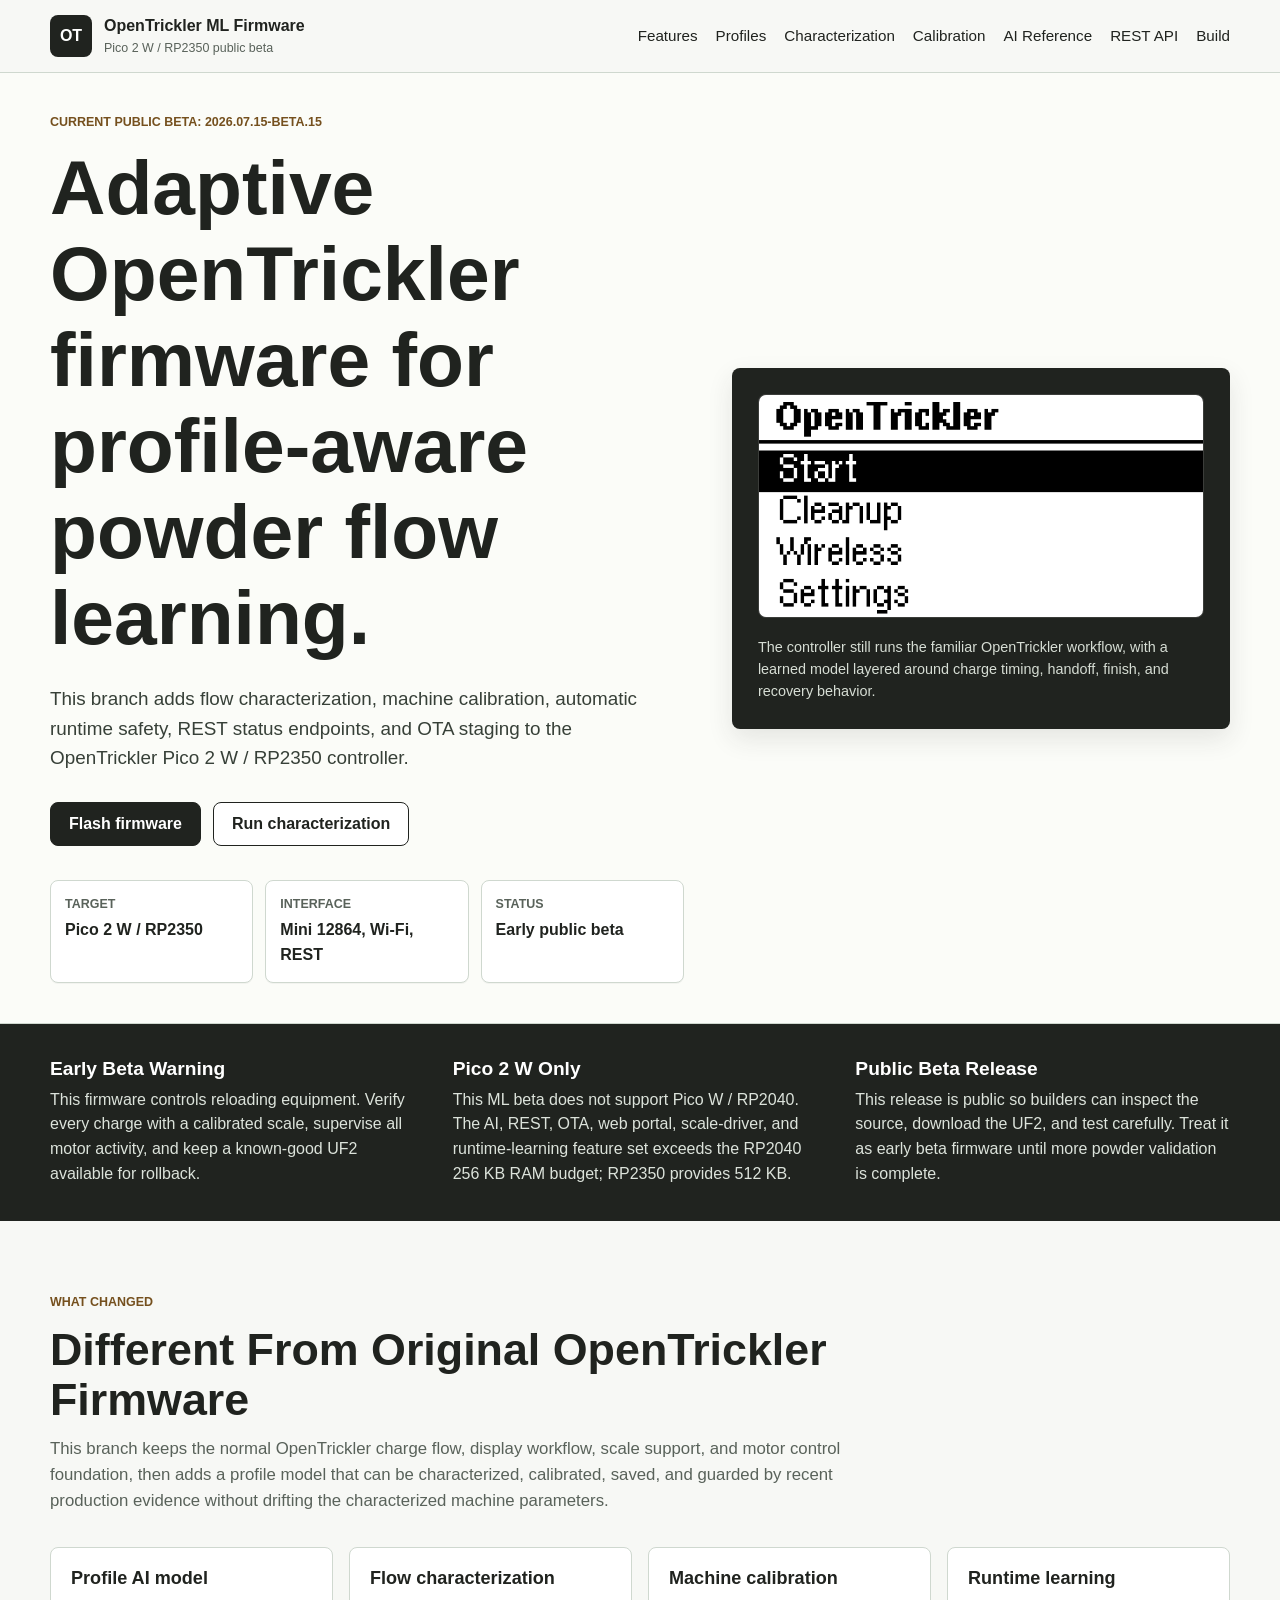
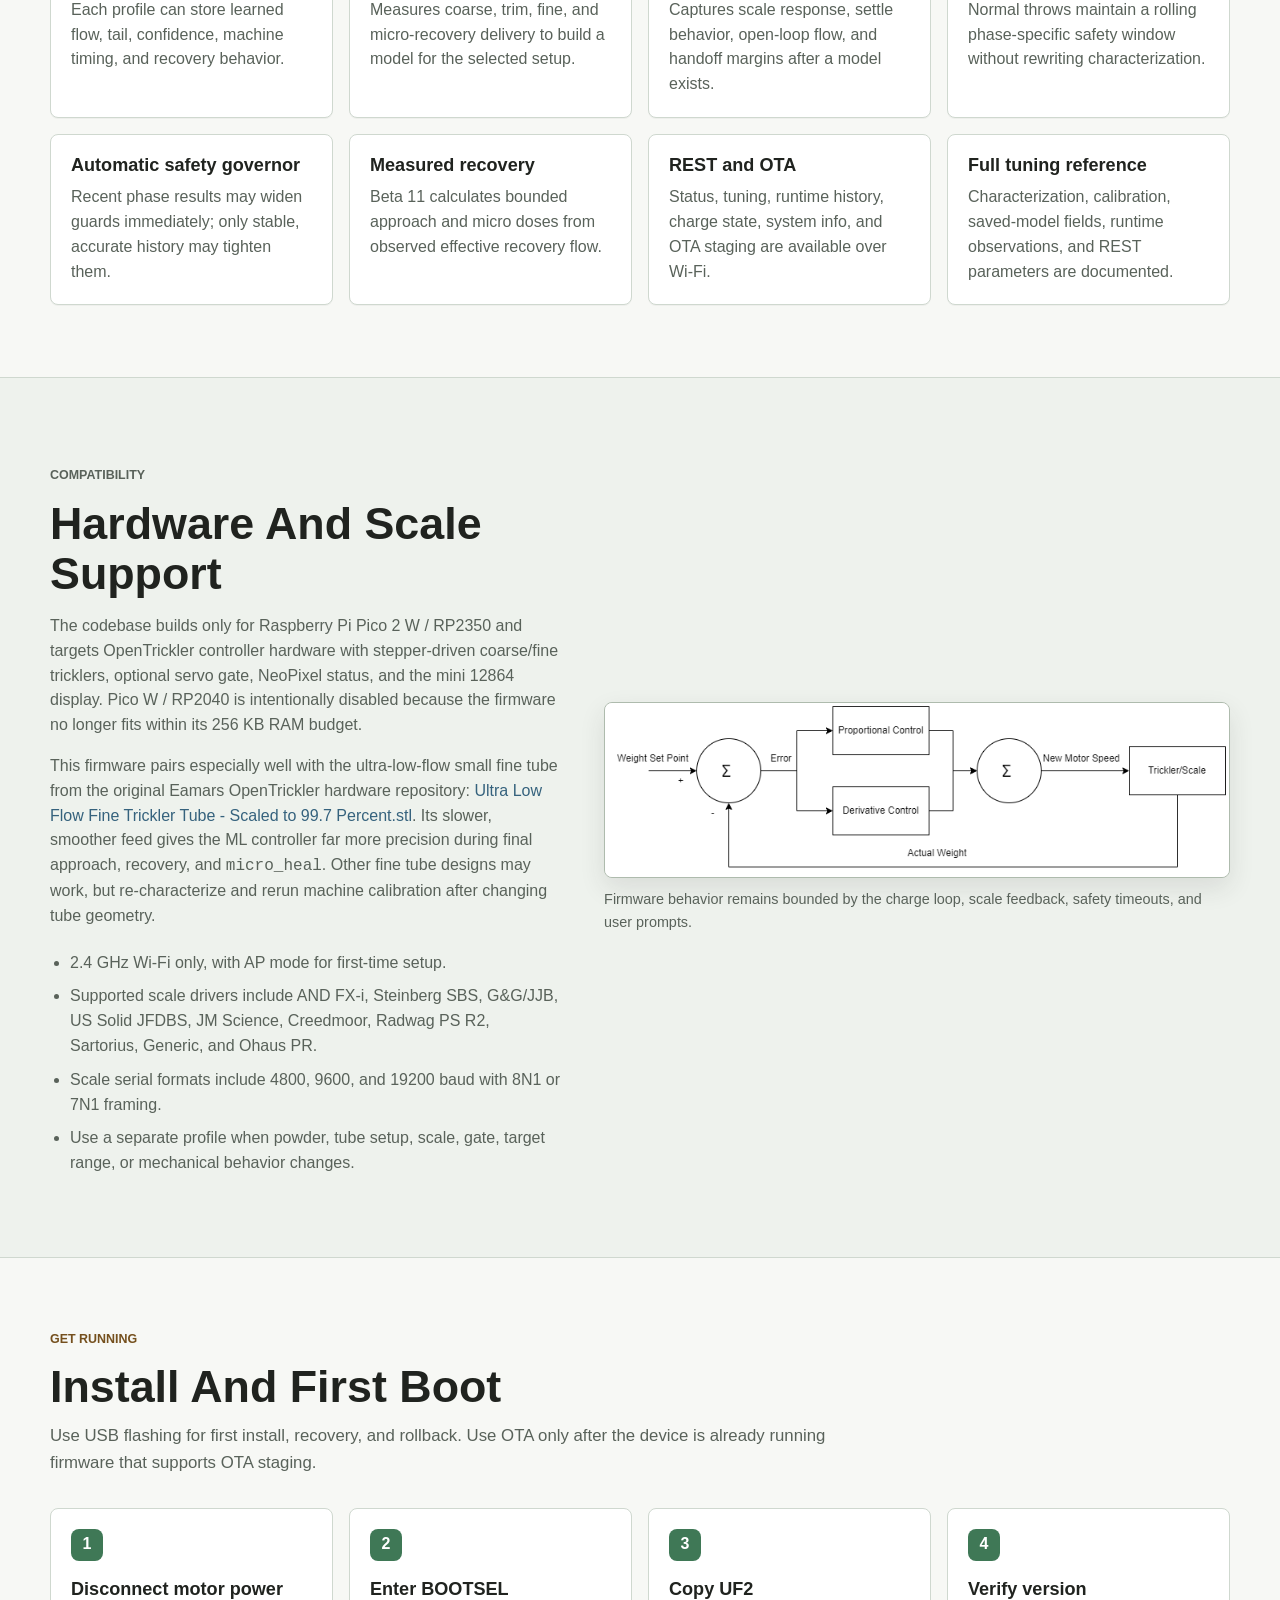
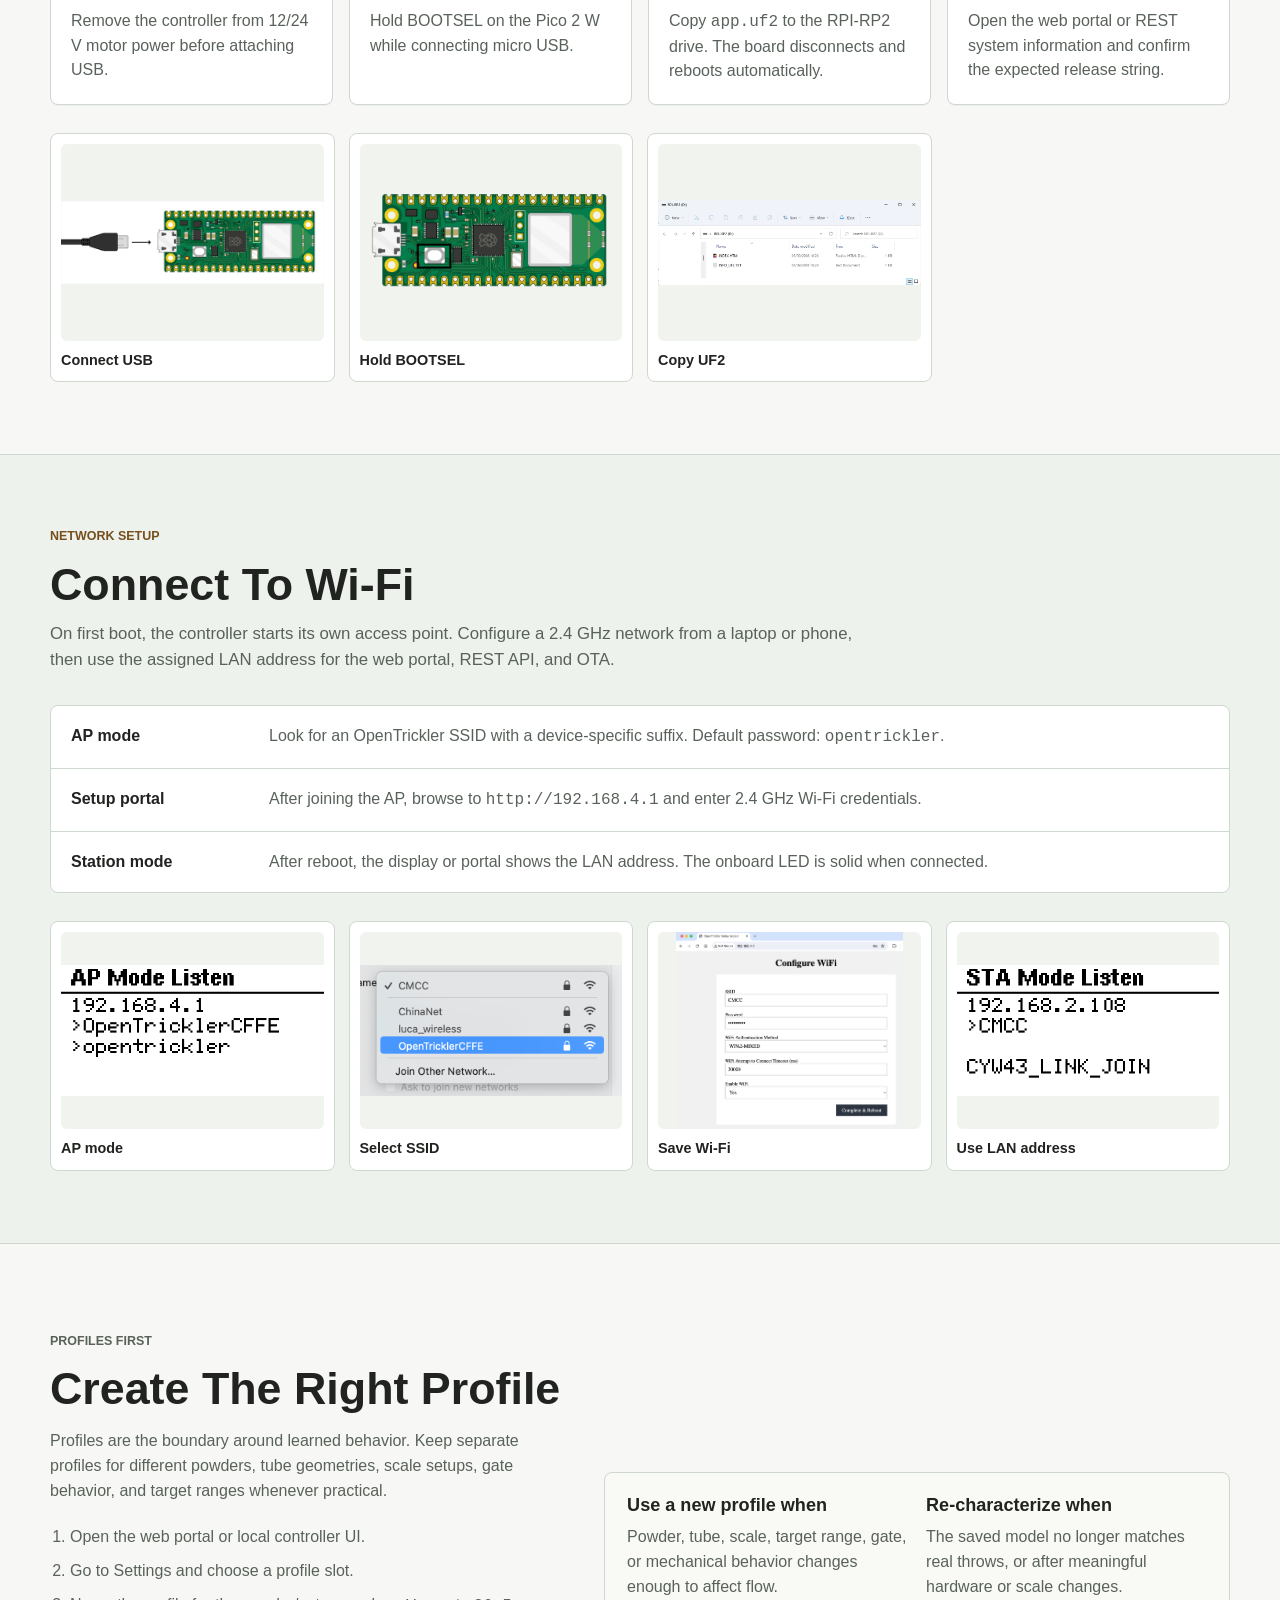
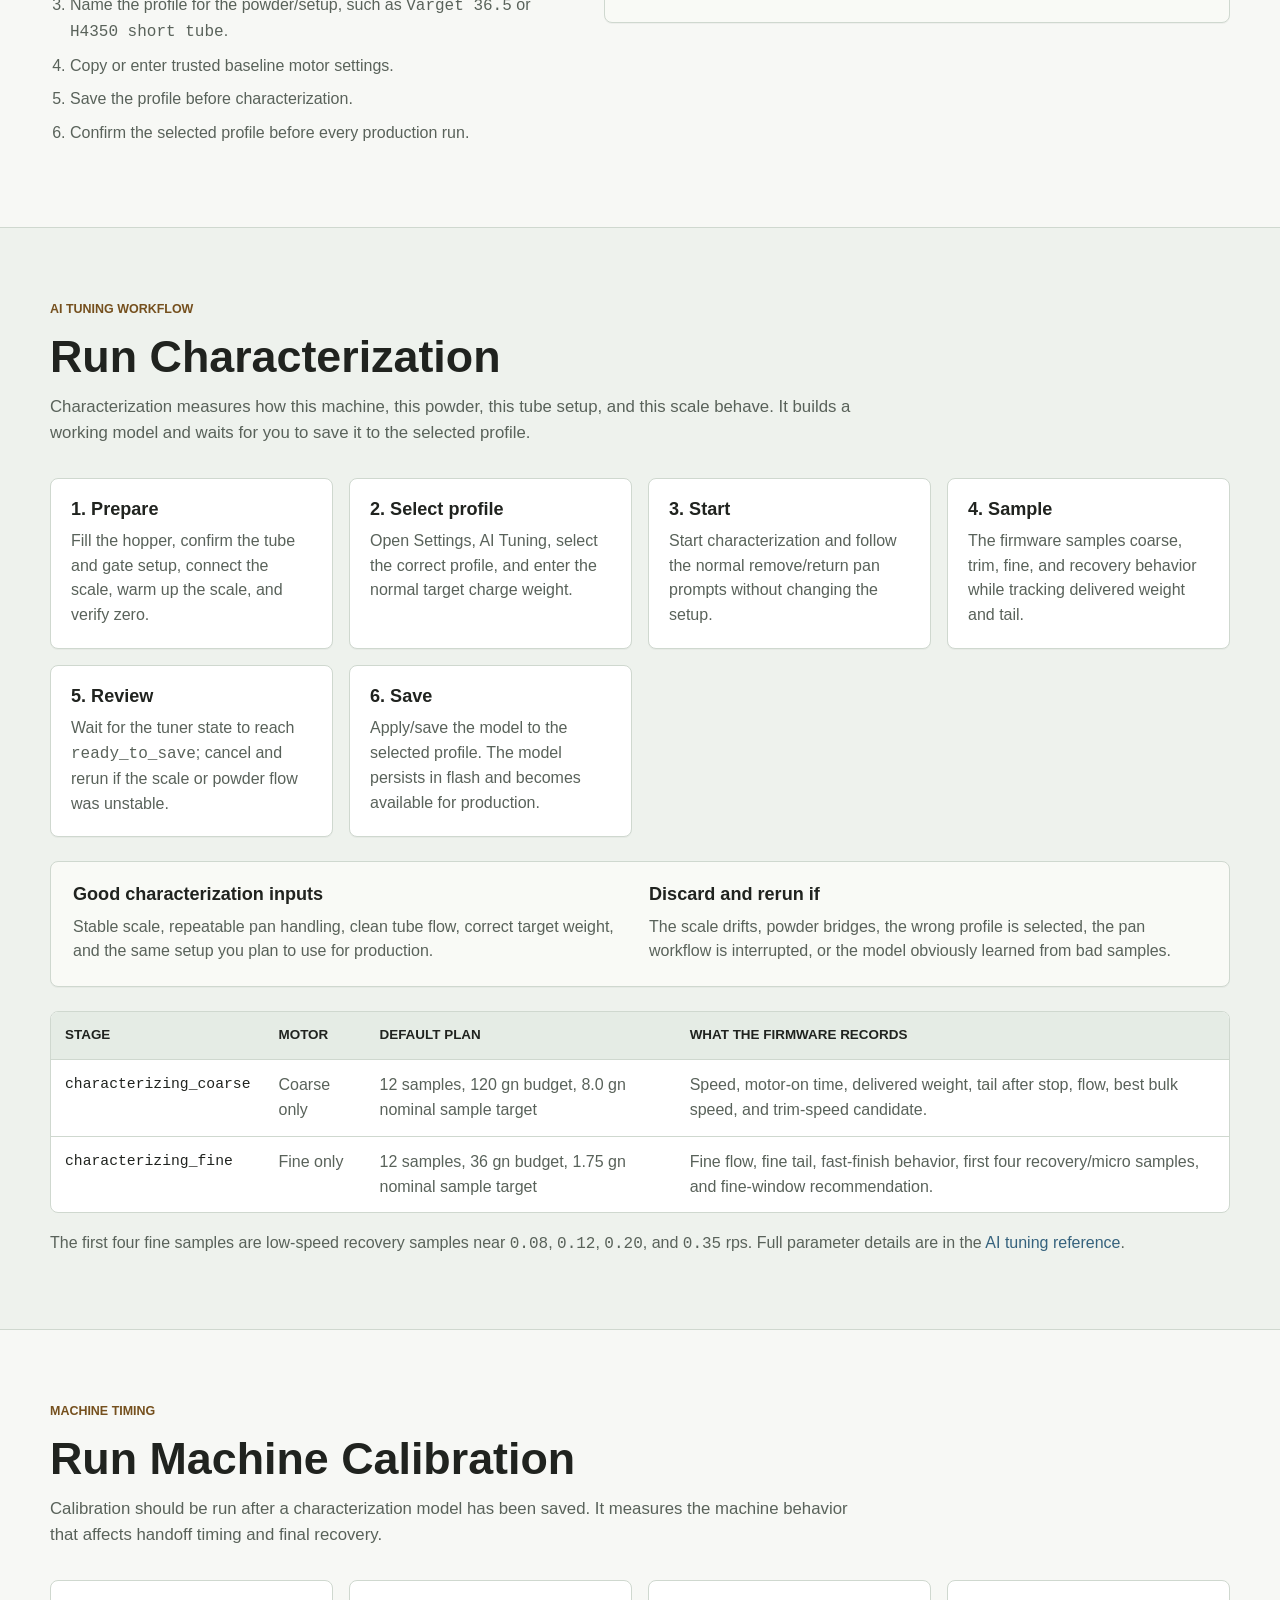
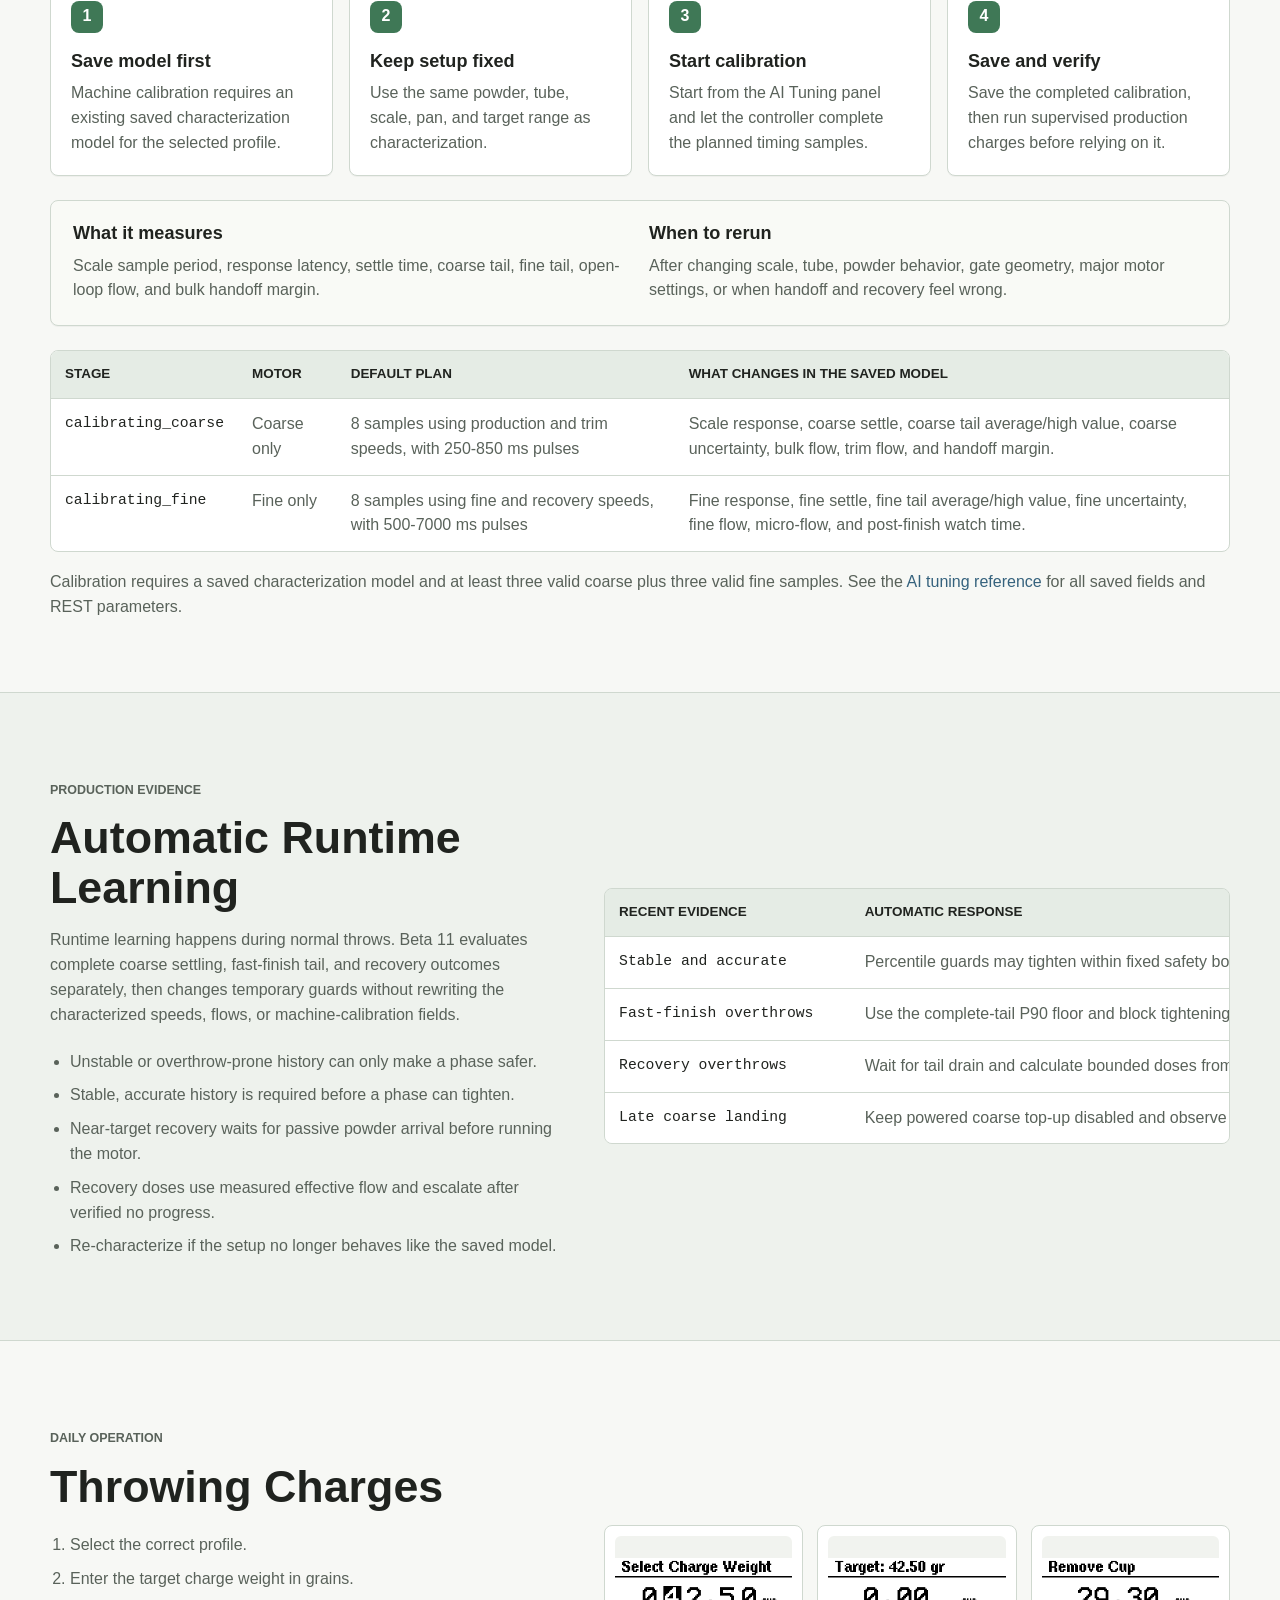
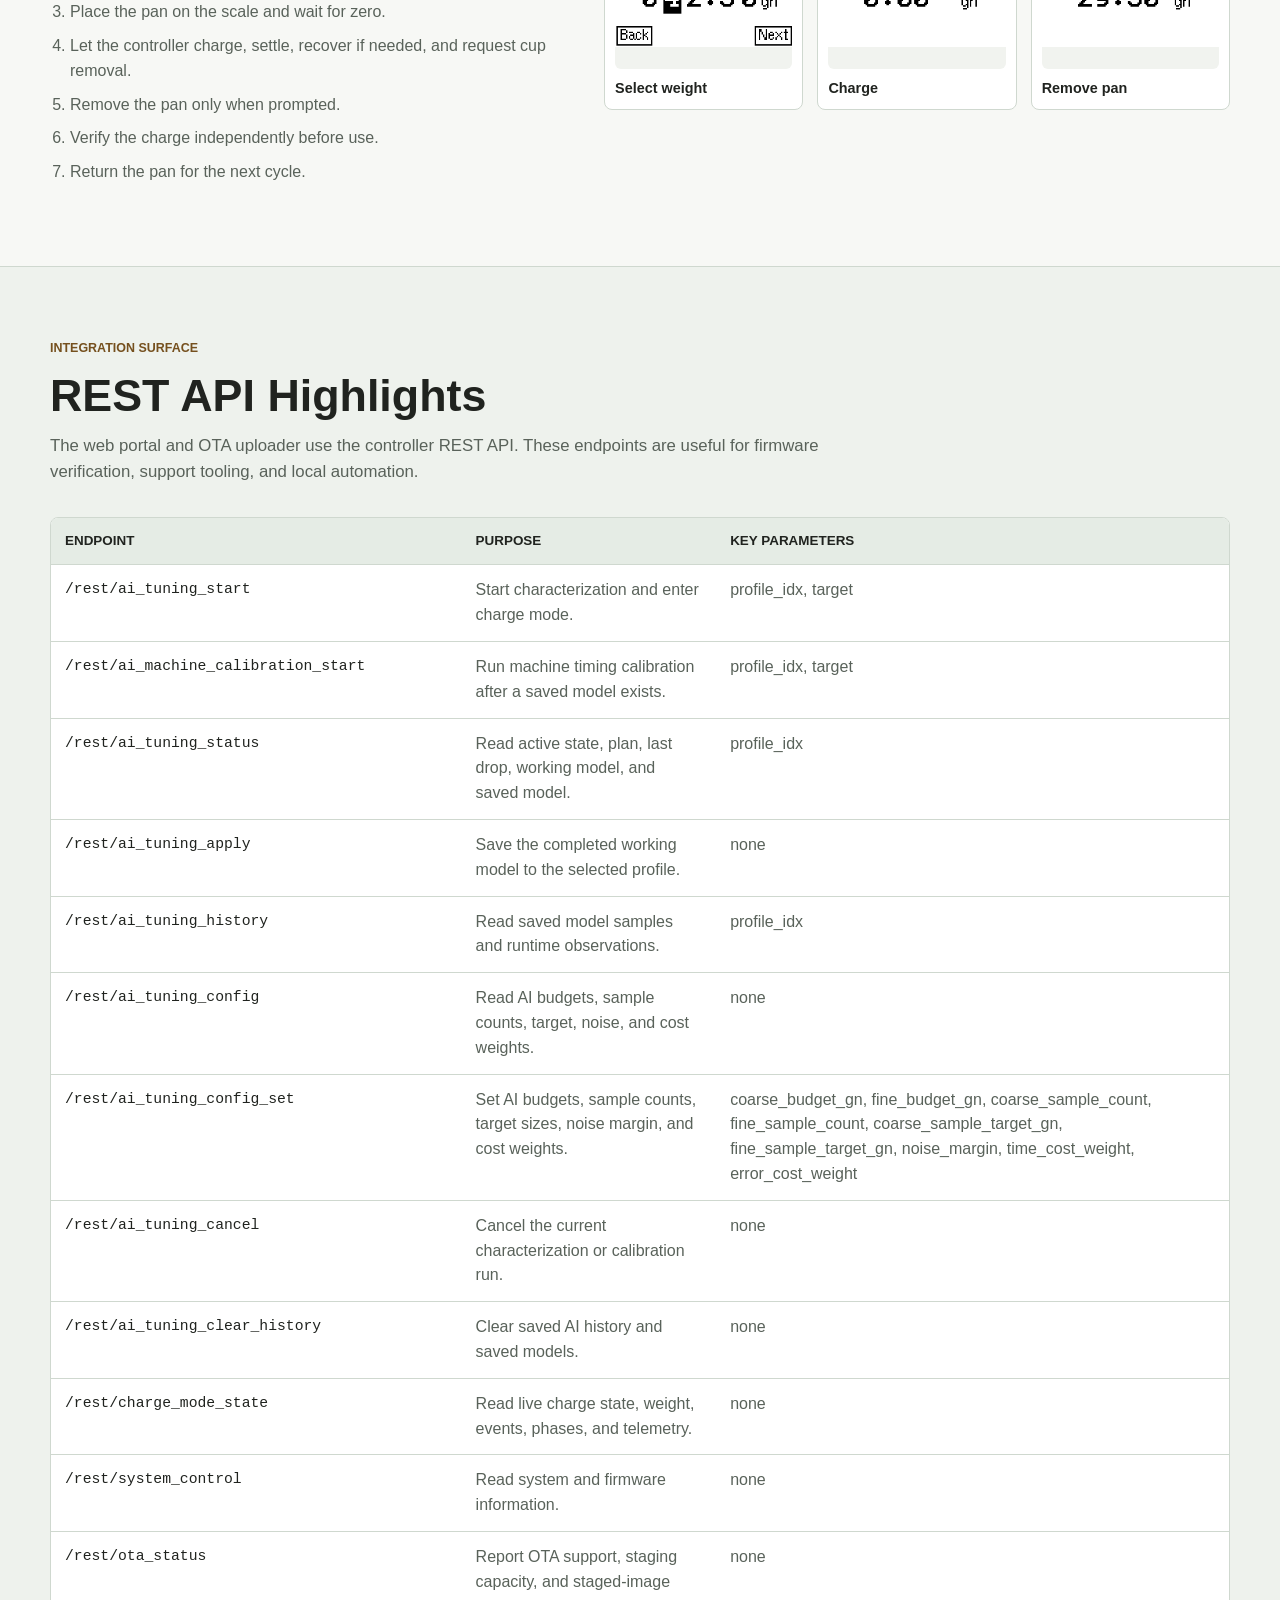
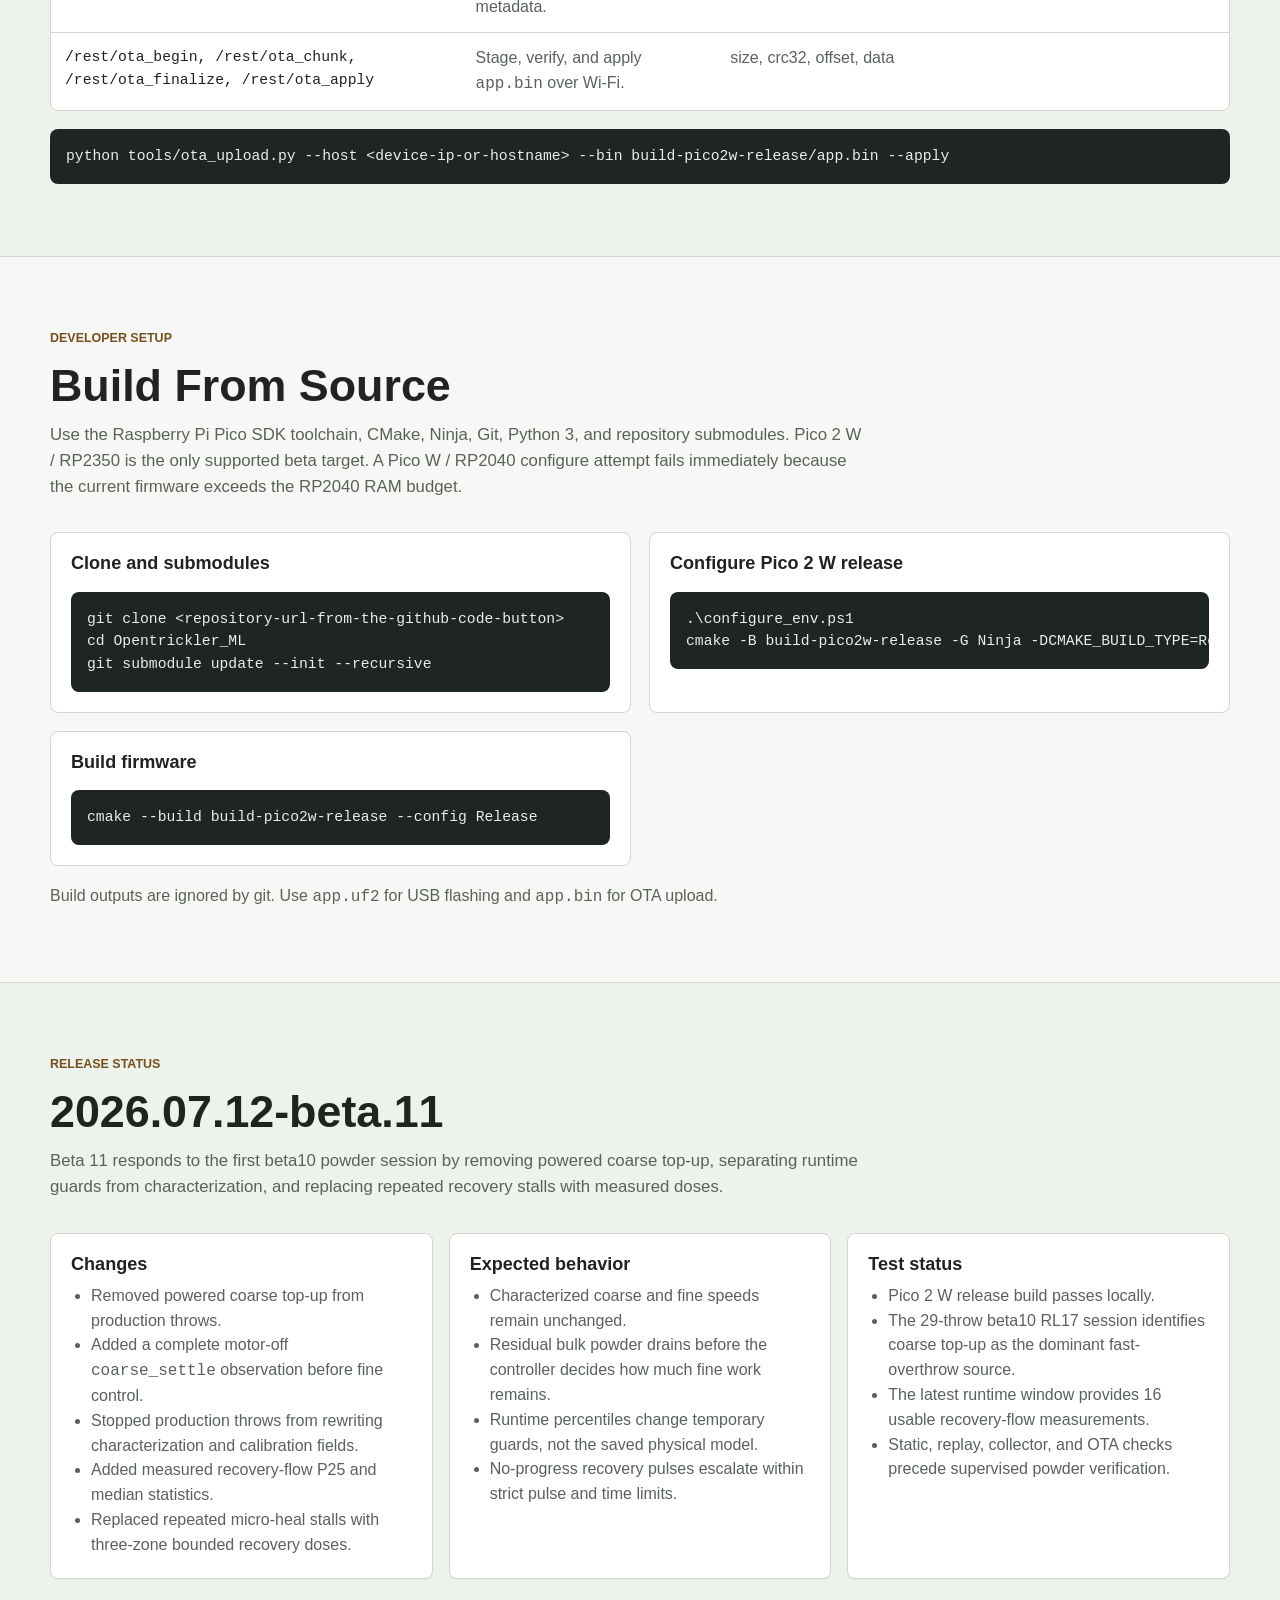
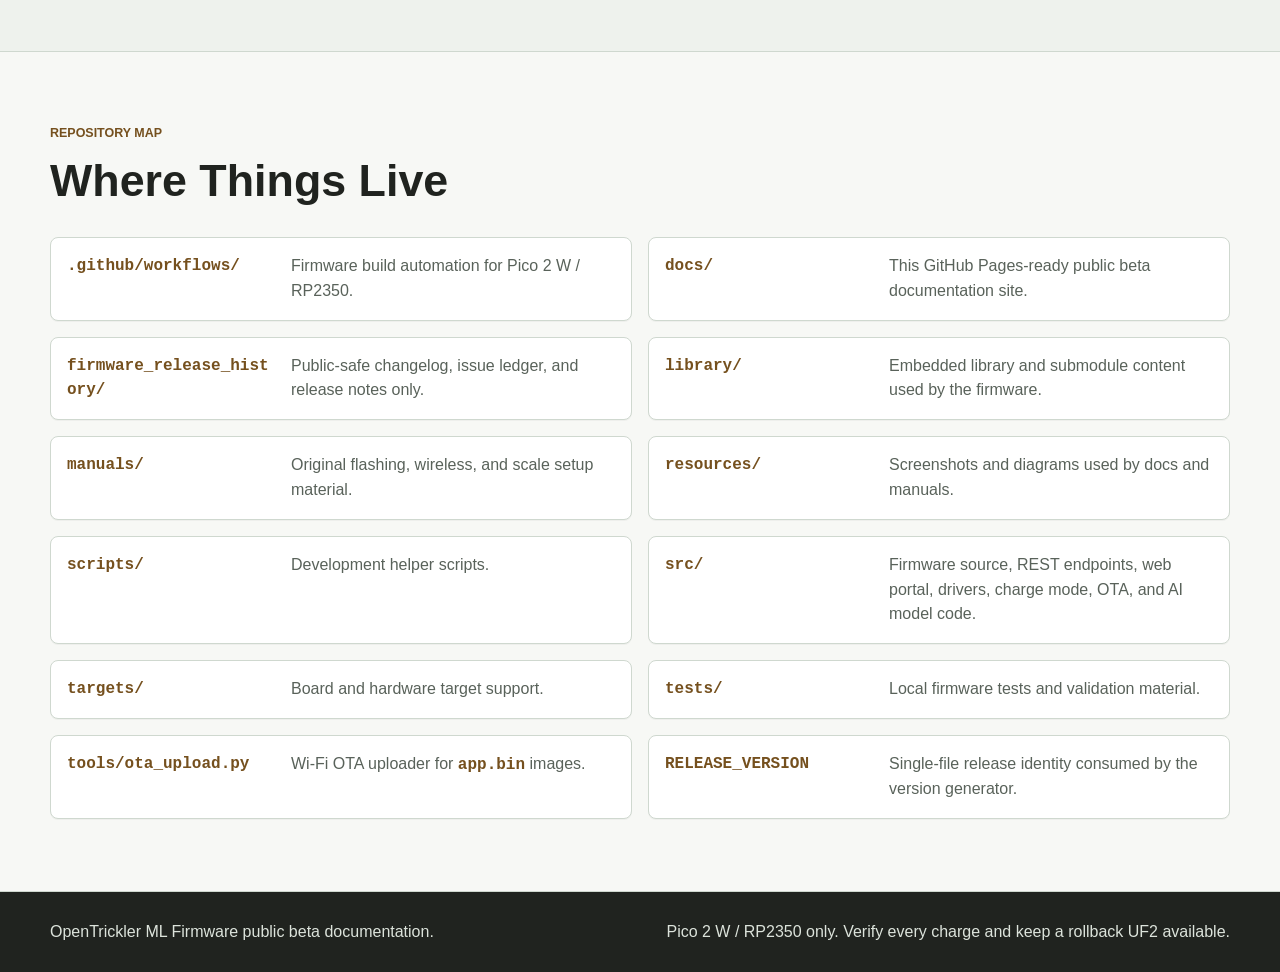
<file: docs/index.html>
<!doctype html>
<html lang="en">
<head>
  <meta charset="utf-8">
  <meta name="viewport" content="width=device-width, initial-scale=1">
  <title>OpenTrickler ML Firmware</title>
  <meta name="description" content="Public beta documentation for the OpenTrickler Pico 2 W / RP2350 ML firmware branch.">
  <link rel="stylesheet" href="assets/site.css">
</head>
<body>
  <header class="site-header">
    <nav class="nav-wrap" aria-label="Primary navigation">
      <a class="brand" href="#top" aria-label="OpenTrickler ML Firmware home">
        <span class="brand-mark">OT</span>
        <span>
          <strong>OpenTrickler ML Firmware</strong>
          <small>Pico 2 W / RP2350 public beta</small>
        </span>
      </a>
      <div class="nav-links">
        <a href="#features">Features</a>
        <a href="#profiles">Profiles</a>
        <a href="#characterization">Characterization</a>
        <a href="#calibration">Calibration</a>
        <a href="ai-tuning-reference.html">AI Reference</a>
        <a href="#api">REST API</a>
        <a href="#build">Build</a>
      </div>
    </nav>
  </header>

  <main id="top">
    <section class="hero section-band">
      <div class="section-inner hero-grid">
        <div class="hero-copy">
          <p class="eyebrow">Current public beta: 2026.07.15-beta.15</p>
          <h1>Adaptive OpenTrickler firmware for profile-aware powder flow learning.</h1>
          <p class="lede">
            This branch adds flow characterization, machine calibration, automatic runtime safety,
            REST status endpoints, and OTA staging to the OpenTrickler Pico 2 W / RP2350 controller.
          </p>
          <div class="hero-actions" aria-label="Page shortcuts">
            <a class="button primary" href="#install">Flash firmware</a>
            <a class="button secondary" href="#characterization">Run characterization</a>
          </div>
          <dl class="hero-stats" aria-label="Firmware summary">
            <div><dt>Target</dt><dd>Pico 2 W / RP2350</dd></div>
            <div><dt>Interface</dt><dd>Mini 12864, Wi-Fi, REST</dd></div>
            <div><dt>Status</dt><dd>Early public beta</dd></div>
          </dl>
        </div>
        <figure class="device-panel">
          <img src="assets/img/main_menu_screen_mirror.png" alt="OpenTrickler mini 12864 main menu screen">
          <figcaption>
            The controller still runs the familiar OpenTrickler workflow, with a learned model layered around
            charge timing, handoff, finish, and recovery behavior.
          </figcaption>
        </figure>
      </div>
    </section>

    <section class="notice-band">
      <div class="section-inner notice-grid">
        <div>
          <h2>Early Beta Warning</h2>
          <p>
            This firmware controls reloading equipment. Verify every charge with a calibrated scale, supervise
            all motor activity, and keep a known-good UF2 available for rollback.
          </p>
        </div>
        <div>
          <h2>Pico 2 W Only</h2>
          <p>
            This ML beta does not support Pico W / RP2040. The AI, REST, OTA, web portal, scale-driver,
            and runtime-learning feature set exceeds the RP2040 256 KB RAM budget; RP2350 provides 512 KB.
          </p>
        </div>
        <div>
          <h2>Public Beta Release</h2>
          <p>
            This release is public so builders can inspect the source, download the UF2, and test carefully.
            Treat it as early beta firmware until more powder validation is complete.
          </p>
        </div>
      </div>
    </section>

    <section id="features" class="section-band">
      <div class="section-inner">
        <div class="section-heading">
          <p class="eyebrow">What changed</p>
          <h2>Different From Original OpenTrickler Firmware</h2>
          <p>
            This branch keeps the normal OpenTrickler charge flow, display workflow, scale support, and motor
            control foundation, then adds a profile model that can be characterized, calibrated, saved, and
            guarded by recent production evidence without drifting the characterized machine parameters.
          </p>
        </div>
        <div class="feature-grid">
          <article class="feature-card">
            <h3>Profile AI model</h3>
            <p>Each profile can store learned flow, tail, confidence, machine timing, and recovery behavior.</p>
          </article>
          <article class="feature-card">
            <h3>Flow characterization</h3>
            <p>Measures coarse, trim, fine, and micro-recovery delivery to build a model for the selected setup.</p>
          </article>
          <article class="feature-card">
            <h3>Machine calibration</h3>
            <p>Captures scale response, settle behavior, open-loop flow, and handoff margins after a model exists.</p>
          </article>
          <article class="feature-card">
            <h3>Runtime learning</h3>
            <p>Normal throws maintain a rolling phase-specific safety window without rewriting characterization.</p>
          </article>
          <article class="feature-card">
            <h3>Automatic safety governor</h3>
            <p>Recent phase results may widen guards immediately; only stable, accurate history may tighten them.</p>
          </article>
          <article class="feature-card">
            <h3>Measured recovery</h3>
            <p>Beta 11 calculates bounded approach and micro doses from observed effective recovery flow.</p>
          </article>
          <article class="feature-card">
            <h3>REST and OTA</h3>
            <p>Status, tuning, runtime history, charge state, system info, and OTA staging are available over Wi-Fi.</p>
          </article>
          <article class="feature-card">
            <h3>Full tuning reference</h3>
            <p>Characterization, calibration, saved-model fields, runtime observations, and REST parameters are documented.</p>
          </article>
        </div>
      </div>
    </section>

    <section id="hardware" class="section-band alt">
      <div class="section-inner two-column">
        <div>
          <p class="eyebrow">Compatibility</p>
          <h2>Hardware And Scale Support</h2>
          <p>
            The codebase builds only for Raspberry Pi Pico 2 W / RP2350 and targets OpenTrickler controller
            hardware with stepper-driven coarse/fine tricklers, optional servo gate, NeoPixel status, and the
            mini 12864 display. Pico W / RP2040 is intentionally disabled because the firmware no longer fits
            within its 256 KB RAM budget.
          </p>
          <p>
            This firmware pairs especially well with the ultra-low-flow small fine tube from the original Eamars
            OpenTrickler hardware repository:
            <a href="https://github.com/eamars/OpenTrickler/blob/main/STL/OpenTrickler/Ultra%20Low%20Flow%20Fine%20Trickler%20Tube%20-%20Scaled%20to%2099.7%20Percent.stl">Ultra Low Flow Fine Trickler Tube - Scaled to 99.7 Percent.stl</a>.
            Its slower, smoother feed gives the ML controller far more precision during final approach, recovery,
            and <code>micro_heal</code>. Other fine tube designs may work, but re-characterize and rerun machine
            calibration after changing tube geometry.
          </p>
          <ul class="check-list">
            <li>2.4 GHz Wi-Fi only, with AP mode for first-time setup.</li>
            <li>Supported scale drivers include AND FX-i, Steinberg SBS, G&amp;G/JJB, US Solid JFDBS, JM Science, Creedmoor, Radwag PS R2, Sartorius, Generic, and Ohaus PR.</li>
            <li>Scale serial formats include 4800, 9600, and 19200 baud with 8N1 or 7N1 framing.</li>
            <li>Use a separate profile when powder, tube setup, scale, gate, target range, or mechanical behavior changes.</li>
          </ul>
        </div>
        <figure class="wide-figure">
          <img src="assets/img/open_trickler_control_flow.png" alt="OpenTrickler firmware control-flow diagram">
          <figcaption>Firmware behavior remains bounded by the charge loop, scale feedback, safety timeouts, and user prompts.</figcaption>
        </figure>
      </div>
    </section>

    <section id="install" class="section-band">
      <div class="section-inner">
        <div class="section-heading">
          <p class="eyebrow">Get running</p>
          <h2>Install And First Boot</h2>
          <p>
            Use USB flashing for first install, recovery, and rollback. Use OTA only after the device is already
            running firmware that supports OTA staging.
          </p>
        </div>
        <div class="step-grid">
          <article class="step-card">
            <span class="step-number">1</span>
            <h3>Disconnect motor power</h3>
            <p>Remove the controller from 12/24 V motor power before attaching USB.</p>
          </article>
          <article class="step-card">
            <span class="step-number">2</span>
            <h3>Enter BOOTSEL</h3>
            <p>Hold BOOTSEL on the Pico 2 W while connecting micro USB.</p>
          </article>
          <article class="step-card">
            <span class="step-number">3</span>
            <h3>Copy UF2</h3>
            <p>Copy <code>app.uf2</code> to the RPI-RP2 drive. The board disconnects and reboots automatically.</p>
          </article>
          <article class="step-card">
            <span class="step-number">4</span>
            <h3>Verify version</h3>
            <p>Open the web portal or REST system information and confirm the expected release string.</p>
          </article>
        </div>
        <div class="image-strip" aria-label="Firmware update screenshots">
          <figure>
            <img src="assets/img/firmware/pico-top-plug.png" alt="Micro USB connected to the Pico board">
            <figcaption>Connect USB</figcaption>
          </figure>
          <figure>
            <img src="assets/img/firmware/bootsel.png" alt="BOOTSEL button on the Pico board">
            <figcaption>Hold BOOTSEL</figcaption>
          </figure>
          <figure>
            <img src="assets/img/firmware/file_manager.png" alt="RPI-RP2 file manager drive">
            <figcaption>Copy UF2</figcaption>
          </figure>
        </div>
      </div>
    </section>

    <section id="wifi" class="section-band alt">
      <div class="section-inner">
        <div class="section-heading">
          <p class="eyebrow">Network setup</p>
          <h2>Connect To Wi-Fi</h2>
          <p>
            On first boot, the controller starts its own access point. Configure a 2.4 GHz network from a laptop
            or phone, then use the assigned LAN address for the web portal, REST API, and OTA.
          </p>
        </div>
        <div class="timeline">
          <div class="timeline-row">
            <strong>AP mode</strong>
            <span>Look for an OpenTrickler SSID with a device-specific suffix. Default password: <code>opentrickler</code>.</span>
          </div>
          <div class="timeline-row">
            <strong>Setup portal</strong>
            <span>After joining the AP, browse to <code>http://192.168.4.1</code> and enter 2.4 GHz Wi-Fi credentials.</span>
          </div>
          <div class="timeline-row">
            <strong>Station mode</strong>
            <span>After reboot, the display or portal shows the LAN address. The onboard LED is solid when connected.</span>
          </div>
        </div>
        <div class="image-strip" aria-label="Wireless setup screenshots">
          <figure>
            <img src="assets/img/wireless/ap_mode_view.png" alt="AP mode status screen">
            <figcaption>AP mode</figcaption>
          </figure>
          <figure>
            <img src="assets/img/wireless/look_for_ssid.png" alt="Wi-Fi network list with OpenTrickler SSID">
            <figcaption>Select SSID</figcaption>
          </figure>
          <figure>
            <img src="assets/img/wireless/setup_wizard.png" alt="OpenTrickler wireless setup wizard">
            <figcaption>Save Wi-Fi</figcaption>
          </figure>
          <figure>
            <img src="assets/img/wireless/sta_mode_view.png" alt="Station mode status screen with IP address">
            <figcaption>Use LAN address</figcaption>
          </figure>
        </div>
      </div>
    </section>

    <section id="profiles" class="section-band">
      <div class="section-inner two-column">
        <div>
          <p class="eyebrow">Profiles first</p>
          <h2>Create The Right Profile</h2>
          <p>
            Profiles are the boundary around learned behavior. Keep separate profiles for different powders,
            tube geometries, scale setups, gate behavior, and target ranges whenever practical.
          </p>
          <ol class="ordered-list">
            <li>Open the web portal or local controller UI.</li>
            <li>Go to Settings and choose a profile slot.</li>
            <li>Name the profile for the powder/setup, such as <code>Varget 36.5</code> or <code>H4350 short tube</code>.</li>
            <li>Copy or enter trusted baseline motor settings.</li>
            <li>Save the profile before characterization.</li>
            <li>Confirm the selected profile before every production run.</li>
          </ol>
        </div>
        <div class="data-panel">
          <div>
            <h3>Use a new profile when</h3>
            <p>Powder, tube, scale, target range, gate, or mechanical behavior changes enough to affect flow.</p>
          </div>
          <div>
            <h3>Re-characterize when</h3>
            <p>The saved model no longer matches real throws, or after meaningful hardware or scale changes.</p>
          </div>
        </div>
      </div>
    </section>

    <section id="characterization" class="section-band alt">
      <div class="section-inner">
        <div class="section-heading">
          <p class="eyebrow">AI tuning workflow</p>
          <h2>Run Characterization</h2>
          <p>
            Characterization measures how this machine, this powder, this tube setup, and this scale behave.
            It builds a working model and waits for you to save it to the selected profile.
          </p>
        </div>
        <div class="workflow-grid">
          <article>
            <h3>1. Prepare</h3>
            <p>Fill the hopper, confirm the tube and gate setup, connect the scale, warm up the scale, and verify zero.</p>
          </article>
          <article>
            <h3>2. Select profile</h3>
            <p>Open Settings, AI Tuning, select the correct profile, and enter the normal target charge weight.</p>
          </article>
          <article>
            <h3>3. Start</h3>
            <p>Start characterization and follow the normal remove/return pan prompts without changing the setup.</p>
          </article>
          <article>
            <h3>4. Sample</h3>
            <p>The firmware samples coarse, trim, fine, and recovery behavior while tracking delivered weight and tail.</p>
          </article>
          <article>
            <h3>5. Review</h3>
            <p>Wait for the tuner state to reach <code>ready_to_save</code>; cancel and rerun if the scale or powder flow was unstable.</p>
          </article>
          <article>
            <h3>6. Save</h3>
            <p>Apply/save the model to the selected profile. The model persists in flash and becomes available for production.</p>
          </article>
        </div>
        <div class="data-panel">
          <div>
            <h3>Good characterization inputs</h3>
            <p>Stable scale, repeatable pan handling, clean tube flow, correct target weight, and the same setup you plan to use for production.</p>
          </div>
          <div>
            <h3>Discard and rerun if</h3>
            <p>The scale drifts, powder bridges, the wrong profile is selected, the pan workflow is interrupted, or the model obviously learned from bad samples.</p>
          </div>
        </div>
        <div class="table-wrap offset-block">
          <table>
            <thead>
              <tr>
                <th>Stage</th>
                <th>Motor</th>
                <th>Default plan</th>
                <th>What the firmware records</th>
              </tr>
            </thead>
            <tbody>
              <tr><td><code>characterizing_coarse</code></td><td>Coarse only</td><td>12 samples, 120 gn budget, 8.0 gn nominal sample target</td><td>Speed, motor-on time, delivered weight, tail after stop, flow, best bulk speed, and trim-speed candidate.</td></tr>
              <tr><td><code>characterizing_fine</code></td><td>Fine only</td><td>12 samples, 36 gn budget, 1.75 gn nominal sample target</td><td>Fine flow, fine tail, fast-finish behavior, first four recovery/micro samples, and fine-window recommendation.</td></tr>
            </tbody>
          </table>
        </div>
        <p class="small-note">
          The first four fine samples are low-speed recovery samples near <code>0.08</code>, <code>0.12</code>,
          <code>0.20</code>, and <code>0.35</code> rps. Full parameter details are in the
          <a href="ai-tuning-reference.html">AI tuning reference</a>.
        </p>
      </div>
    </section>

    <section id="calibration" class="section-band">
      <div class="section-inner">
        <div class="section-heading">
          <p class="eyebrow">Machine timing</p>
          <h2>Run Machine Calibration</h2>
          <p>
            Calibration should be run after a characterization model has been saved. It measures the machine
            behavior that affects handoff timing and final recovery.
          </p>
        </div>
        <div class="step-grid">
          <article class="step-card">
            <span class="step-number">1</span>
            <h3>Save model first</h3>
            <p>Machine calibration requires an existing saved characterization model for the selected profile.</p>
          </article>
          <article class="step-card">
            <span class="step-number">2</span>
            <h3>Keep setup fixed</h3>
            <p>Use the same powder, tube, scale, pan, and target range as characterization.</p>
          </article>
          <article class="step-card">
            <span class="step-number">3</span>
            <h3>Start calibration</h3>
            <p>Start from the AI Tuning panel and let the controller complete the planned timing samples.</p>
          </article>
          <article class="step-card">
            <span class="step-number">4</span>
            <h3>Save and verify</h3>
            <p>Save the completed calibration, then run supervised production charges before relying on it.</p>
          </article>
        </div>
        <div class="data-panel">
          <div>
            <h3>What it measures</h3>
            <p>Scale sample period, response latency, settle time, coarse tail, fine tail, open-loop flow, and bulk handoff margin.</p>
          </div>
          <div>
            <h3>When to rerun</h3>
            <p>After changing scale, tube, powder behavior, gate geometry, major motor settings, or when handoff and recovery feel wrong.</p>
          </div>
        </div>
        <div class="table-wrap offset-block">
          <table>
            <thead>
              <tr>
                <th>Stage</th>
                <th>Motor</th>
                <th>Default plan</th>
                <th>What changes in the saved model</th>
              </tr>
            </thead>
            <tbody>
              <tr><td><code>calibrating_coarse</code></td><td>Coarse only</td><td>8 samples using production and trim speeds, with 250-850 ms pulses</td><td>Scale response, coarse settle, coarse tail average/high value, coarse uncertainty, bulk flow, trim flow, and handoff margin.</td></tr>
              <tr><td><code>calibrating_fine</code></td><td>Fine only</td><td>8 samples using fine and recovery speeds, with 500-7000 ms pulses</td><td>Fine response, fine settle, fine tail average/high value, fine uncertainty, fine flow, micro-flow, and post-finish watch time.</td></tr>
            </tbody>
          </table>
        </div>
        <p class="small-note">
          Calibration requires a saved characterization model and at least three valid coarse plus three valid fine samples.
          See the <a href="ai-tuning-reference.html">AI tuning reference</a> for all saved fields and REST parameters.
        </p>
      </div>
    </section>

    <section id="runtime-learning" class="section-band alt">
      <div class="section-inner two-column">
        <div>
          <p class="eyebrow">Production evidence</p>
          <h2>Automatic Runtime Learning</h2>
          <p>
            Runtime learning happens during normal throws. Beta 11 evaluates complete coarse settling, fast-finish
            tail, and recovery outcomes separately, then changes temporary guards without rewriting the characterized
            speeds, flows, or machine-calibration fields.
          </p>
          <ul class="check-list">
            <li>Unstable or overthrow-prone history can only make a phase safer.</li>
            <li>Stable, accurate history is required before a phase can tighten.</li>
            <li>Near-target recovery waits for passive powder arrival before running the motor.</li>
            <li>Recovery doses use measured effective flow and escalate after verified no progress.</li>
            <li>Re-characterize if the setup no longer behaves like the saved model.</li>
          </ul>
        </div>
        <div class="table-wrap">
          <table>
            <thead>
              <tr>
                <th>Recent evidence</th>
                <th>Automatic response</th>
              </tr>
            </thead>
            <tbody>
              <tr><td>Stable and accurate</td><td>Percentile guards may tighten within fixed safety bounds.</td></tr>
              <tr><td>Fast-finish overthrows</td><td>Use the complete-tail P90 floor and block tightening.</td></tr>
              <tr><td>Recovery overthrows</td><td>Wait for tail drain and calculate bounded doses from measured recovery flow.</td></tr>
              <tr><td>Late coarse landing</td><td>Keep powered coarse top-up disabled and observe the complete passive tail.</td></tr>
            </tbody>
          </table>
        </div>
      </div>
    </section>

    <section id="usage" class="section-band">
      <div class="section-inner two-column">
        <div>
          <p class="eyebrow">Daily operation</p>
          <h2>Throwing Charges</h2>
          <ol class="ordered-list">
            <li>Select the correct profile.</li>
            <li>Enter the target charge weight in grains.</li>
            <li>Place the pan on the scale and wait for zero.</li>
            <li>Let the controller charge, settle, recover if needed, and request cup removal.</li>
            <li>Remove the pan only when prompted.</li>
            <li>Verify the charge independently before use.</li>
            <li>Return the pan for the next cycle.</li>
          </ol>
        </div>
        <div class="image-strip compact" aria-label="Charge workflow screenshots">
          <figure>
            <img src="assets/img/select_weight_screen_mirror.png" alt="Target charge weight screen">
            <figcaption>Select weight</figcaption>
          </figure>
          <figure>
            <img src="assets/img/wait_for_charge_screen_mirror.png" alt="Wait for charge screen">
            <figcaption>Charge</figcaption>
          </figure>
          <figure>
            <img src="assets/img/wait_for_cup_removal.png" alt="Wait for cup removal screen">
            <figcaption>Remove pan</figcaption>
          </figure>
        </div>
      </div>
    </section>

    <section id="api" class="section-band alt">
      <div class="section-inner">
        <div class="section-heading">
          <p class="eyebrow">Integration surface</p>
          <h2>REST API Highlights</h2>
          <p>
            The web portal and OTA uploader use the controller REST API. These endpoints are useful for firmware
            verification, support tooling, and local automation.
          </p>
        </div>
        <div class="table-wrap">
          <table>
            <thead>
              <tr>
                <th>Endpoint</th>
                <th>Purpose</th>
                <th>Key parameters</th>
              </tr>
            </thead>
            <tbody>
              <tr><td>/rest/ai_tuning_start</td><td>Start characterization and enter charge mode.</td><td>profile_idx, target</td></tr>
              <tr><td>/rest/ai_machine_calibration_start</td><td>Run machine timing calibration after a saved model exists.</td><td>profile_idx, target</td></tr>
              <tr><td>/rest/ai_tuning_status</td><td>Read active state, plan, last drop, working model, and saved model.</td><td>profile_idx</td></tr>
              <tr><td>/rest/ai_tuning_apply</td><td>Save the completed working model to the selected profile.</td><td>none</td></tr>
              <tr><td>/rest/ai_tuning_history</td><td>Read saved model samples and runtime observations.</td><td>profile_idx</td></tr>
              <tr><td>/rest/ai_tuning_config</td><td>Read AI budgets, sample counts, target, noise, and cost weights.</td><td>none</td></tr>
              <tr><td>/rest/ai_tuning_config_set</td><td>Set AI budgets, sample counts, target sizes, noise margin, and cost weights.</td><td>coarse_budget_gn, fine_budget_gn, coarse_sample_count, fine_sample_count, coarse_sample_target_gn, fine_sample_target_gn, noise_margin, time_cost_weight, error_cost_weight</td></tr>
              <tr><td>/rest/ai_tuning_cancel</td><td>Cancel the current characterization or calibration run.</td><td>none</td></tr>
              <tr><td>/rest/ai_tuning_clear_history</td><td>Clear saved AI history and saved models.</td><td>none</td></tr>
              <tr><td>/rest/charge_mode_state</td><td>Read live charge state, weight, events, phases, and telemetry.</td><td>none</td></tr>
              <tr><td>/rest/system_control</td><td>Read system and firmware information.</td><td>none</td></tr>
              <tr><td>/rest/ota_status</td><td>Report OTA support, staging capacity, and staged-image metadata.</td><td>none</td></tr>
              <tr><td>/rest/ota_begin, /rest/ota_chunk, /rest/ota_finalize, /rest/ota_apply</td><td>Stage, verify, and apply <code>app.bin</code> over Wi-Fi.</td><td>size, crc32, offset, data</td></tr>
            </tbody>
          </table>
        </div>
        <pre class="code-block"><code>python tools/ota_upload.py --host &lt;device-ip-or-hostname&gt; --bin build-pico2w-release/app.bin --apply</code></pre>
      </div>
    </section>

    <section id="build" class="section-band">
      <div class="section-inner">
        <div class="section-heading">
          <p class="eyebrow">Developer setup</p>
          <h2>Build From Source</h2>
          <p>
            Use the Raspberry Pi Pico SDK toolchain, CMake, Ninja, Git, Python 3, and repository submodules.
            Pico 2 W / RP2350 is the only supported beta target. A Pico W / RP2040 configure attempt fails
            immediately because the current firmware exceeds the RP2040 RAM budget.
          </p>
        </div>
        <div class="command-grid">
          <div>
            <h3>Clone and submodules</h3>
            <pre><code>git clone &lt;repository-url-from-the-github-code-button&gt;
cd Opentrickler_ML
git submodule update --init --recursive</code></pre>
          </div>
          <div>
            <h3>Configure Pico 2 W release</h3>
            <pre><code>.\configure_env.ps1
cmake -B build-pico2w-release -G Ninja -DCMAKE_BUILD_TYPE=Release -DPICO_BOARD=pico2_w</code></pre>
          </div>
          <div>
            <h3>Build firmware</h3>
            <pre><code>cmake --build build-pico2w-release --config Release</code></pre>
          </div>
        </div>
        <p class="small-note">
          Build outputs are ignored by git. Use <code>app.uf2</code> for USB flashing and <code>app.bin</code> for OTA upload.
        </p>
      </div>
    </section>

    <section id="release" class="section-band alt">
      <div class="section-inner">
        <div class="section-heading">
          <p class="eyebrow">Release status</p>
          <h2>2026.07.12-beta.11</h2>
          <p>
            Beta 11 responds to the first beta10 powder session by removing powered coarse top-up, separating
            runtime guards from characterization, and replacing repeated recovery stalls with measured doses.
          </p>
        </div>
        <div class="release-grid">
          <article>
            <h3>Changes</h3>
            <ul>
              <li>Removed powered coarse top-up from production throws.</li>
              <li>Added a complete motor-off <code>coarse_settle</code> observation before fine control.</li>
              <li>Stopped production throws from rewriting characterization and calibration fields.</li>
              <li>Added measured recovery-flow P25 and median statistics.</li>
              <li>Replaced repeated micro-heal stalls with three-zone bounded recovery doses.</li>
            </ul>
          </article>
          <article>
            <h3>Expected behavior</h3>
            <ul>
              <li>Characterized coarse and fine speeds remain unchanged.</li>
              <li>Residual bulk powder drains before the controller decides how much fine work remains.</li>
              <li>Runtime percentiles change temporary guards, not the saved physical model.</li>
              <li>No-progress recovery pulses escalate within strict pulse and time limits.</li>
            </ul>
          </article>
          <article>
            <h3>Test status</h3>
            <ul>
              <li>Pico 2 W release build passes locally.</li>
              <li>The 29-throw beta10 RL17 session identifies coarse top-up as the dominant fast-overthrow source.</li>
              <li>The latest runtime window provides 16 usable recovery-flow measurements.</li>
              <li>Static, replay, collector, and OTA checks precede supervised powder verification.</li>
            </ul>
          </article>
        </div>
      </div>
    </section>

    <section id="repo" class="section-band">
      <div class="section-inner">
        <div class="section-heading">
          <p class="eyebrow">Repository map</p>
          <h2>Where Things Live</h2>
        </div>
        <div class="repo-grid">
          <div><code>.github/workflows/</code><span>Firmware build automation for Pico 2 W / RP2350.</span></div>
          <div><code>docs/</code><span>This GitHub Pages-ready public beta documentation site.</span></div>
          <div><code>firmware_release_history/</code><span>Public-safe changelog, issue ledger, and release notes only.</span></div>
          <div><code>library/</code><span>Embedded library and submodule content used by the firmware.</span></div>
          <div><code>manuals/</code><span>Original flashing, wireless, and scale setup material.</span></div>
          <div><code>resources/</code><span>Screenshots and diagrams used by docs and manuals.</span></div>
          <div><code>scripts/</code><span>Development helper scripts.</span></div>
          <div><code>src/</code><span>Firmware source, REST endpoints, web portal, drivers, charge mode, OTA, and AI model code.</span></div>
          <div><code>targets/</code><span>Board and hardware target support.</span></div>
          <div><code>tests/</code><span>Local firmware tests and validation material.</span></div>
          <div><code>tools/ota_upload.py</code><span>Wi-Fi OTA uploader for <code>app.bin</code> images.</span></div>
          <div><code>RELEASE_VERSION</code><span>Single-file release identity consumed by the version generator.</span></div>
        </div>
      </div>
    </section>

  </main>

  <footer class="site-footer">
    <div class="section-inner footer-grid">
      <p>OpenTrickler ML Firmware public beta documentation.</p>
      <p>Pico 2 W / RP2350 only. Verify every charge and keep a rollback UF2 available.</p>
    </div>
  </footer>
</body>
</html>
</file>
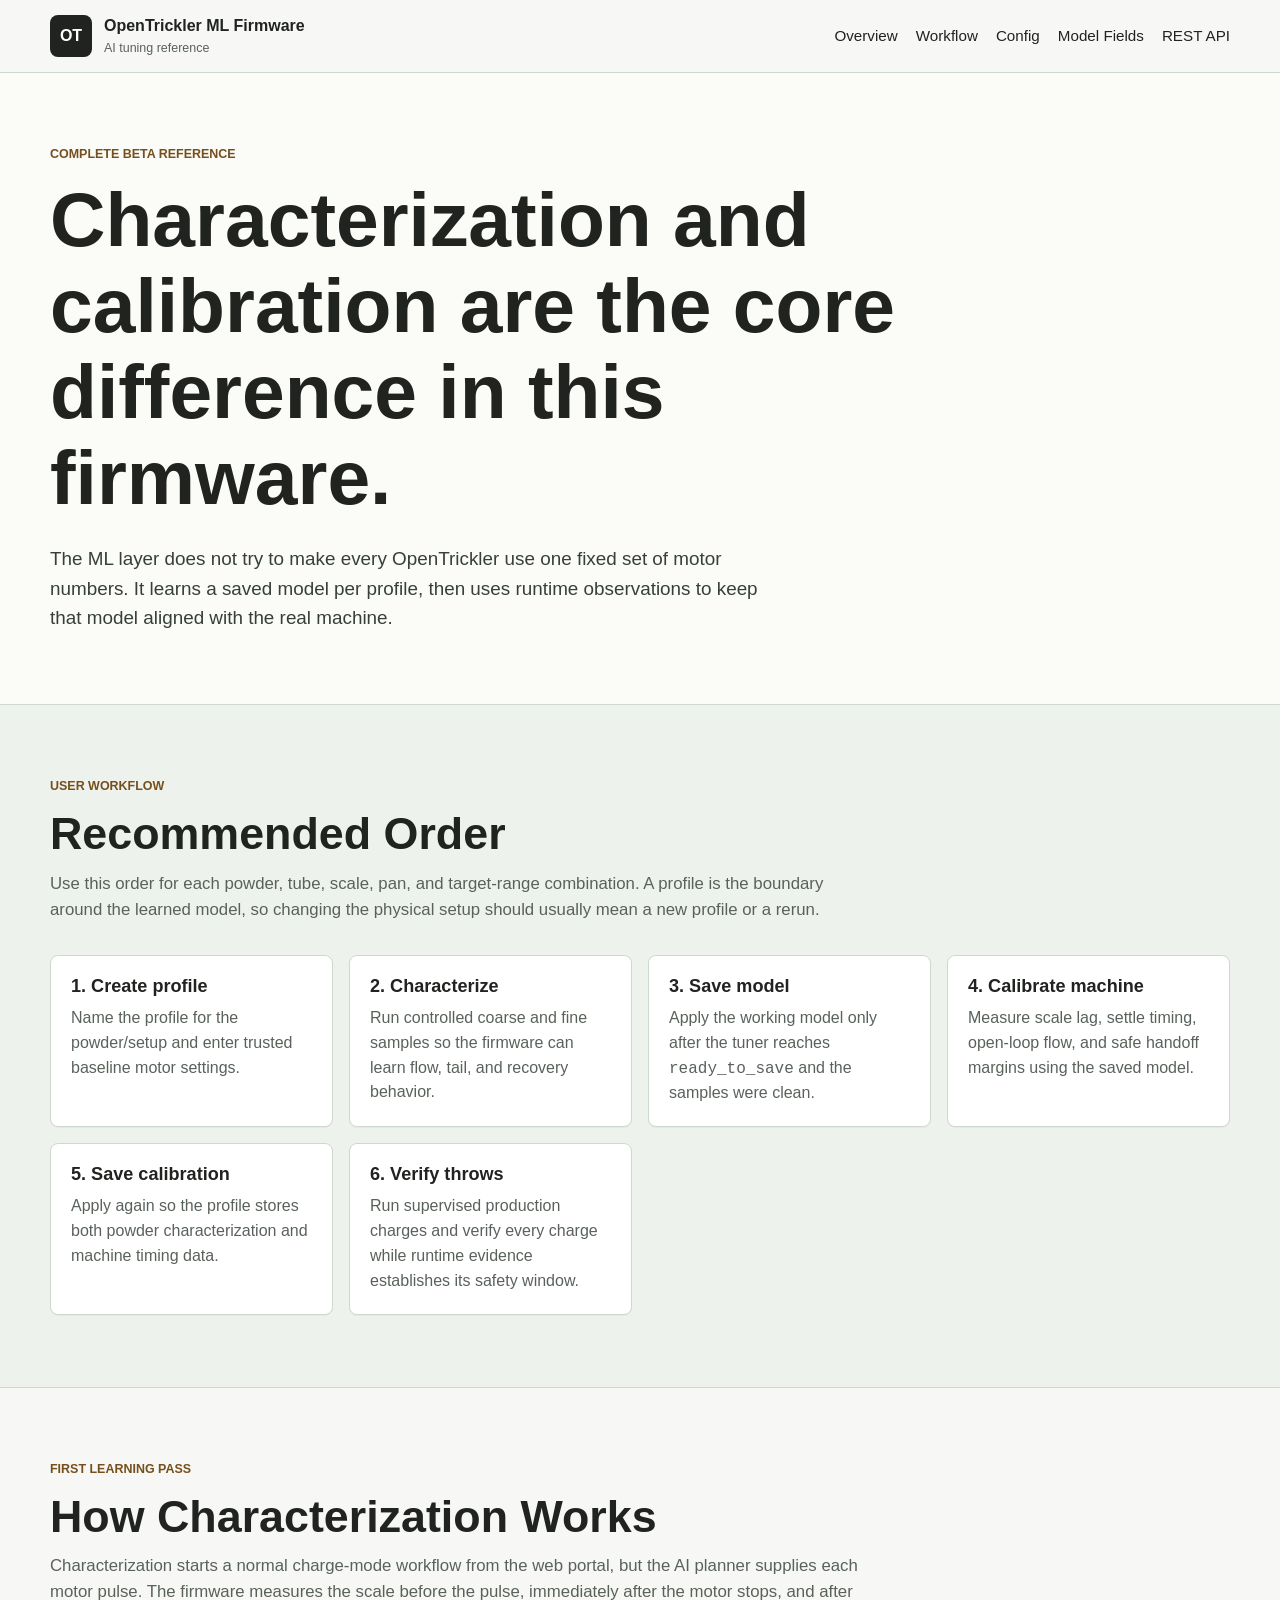
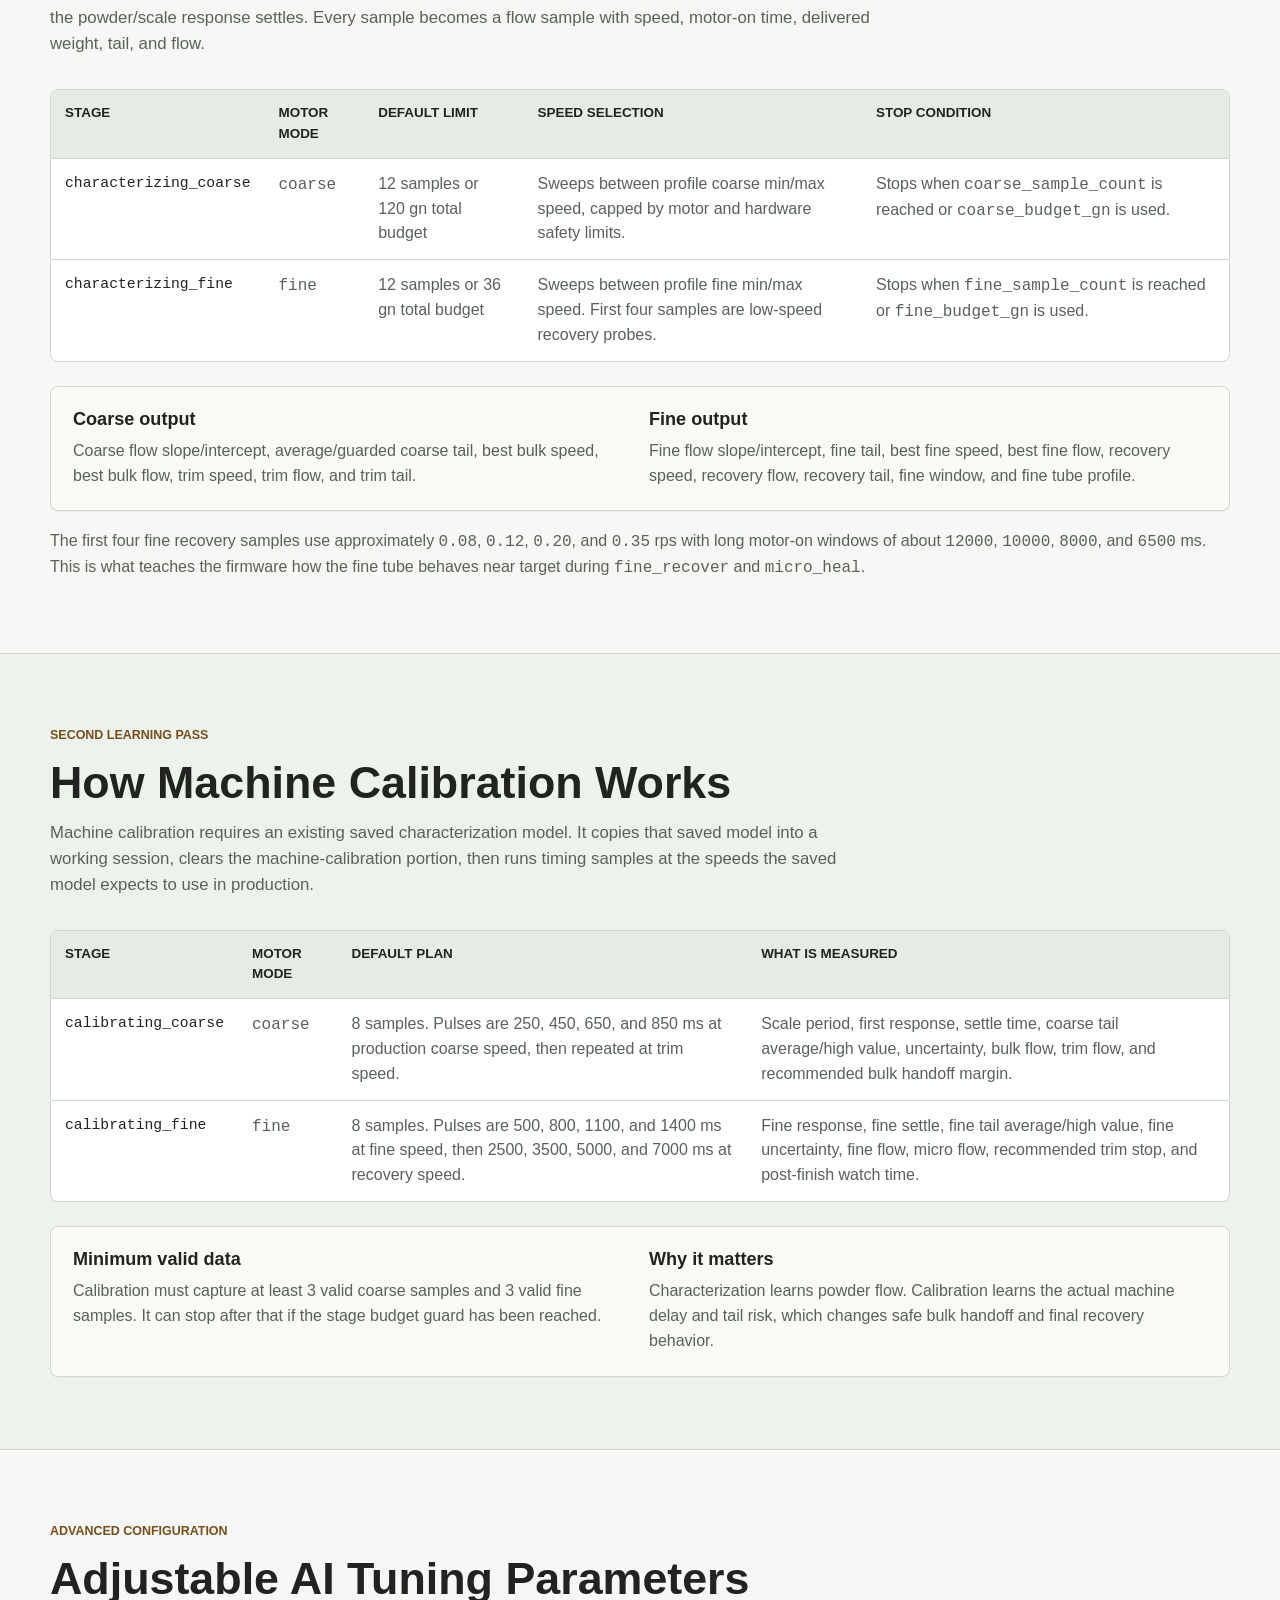
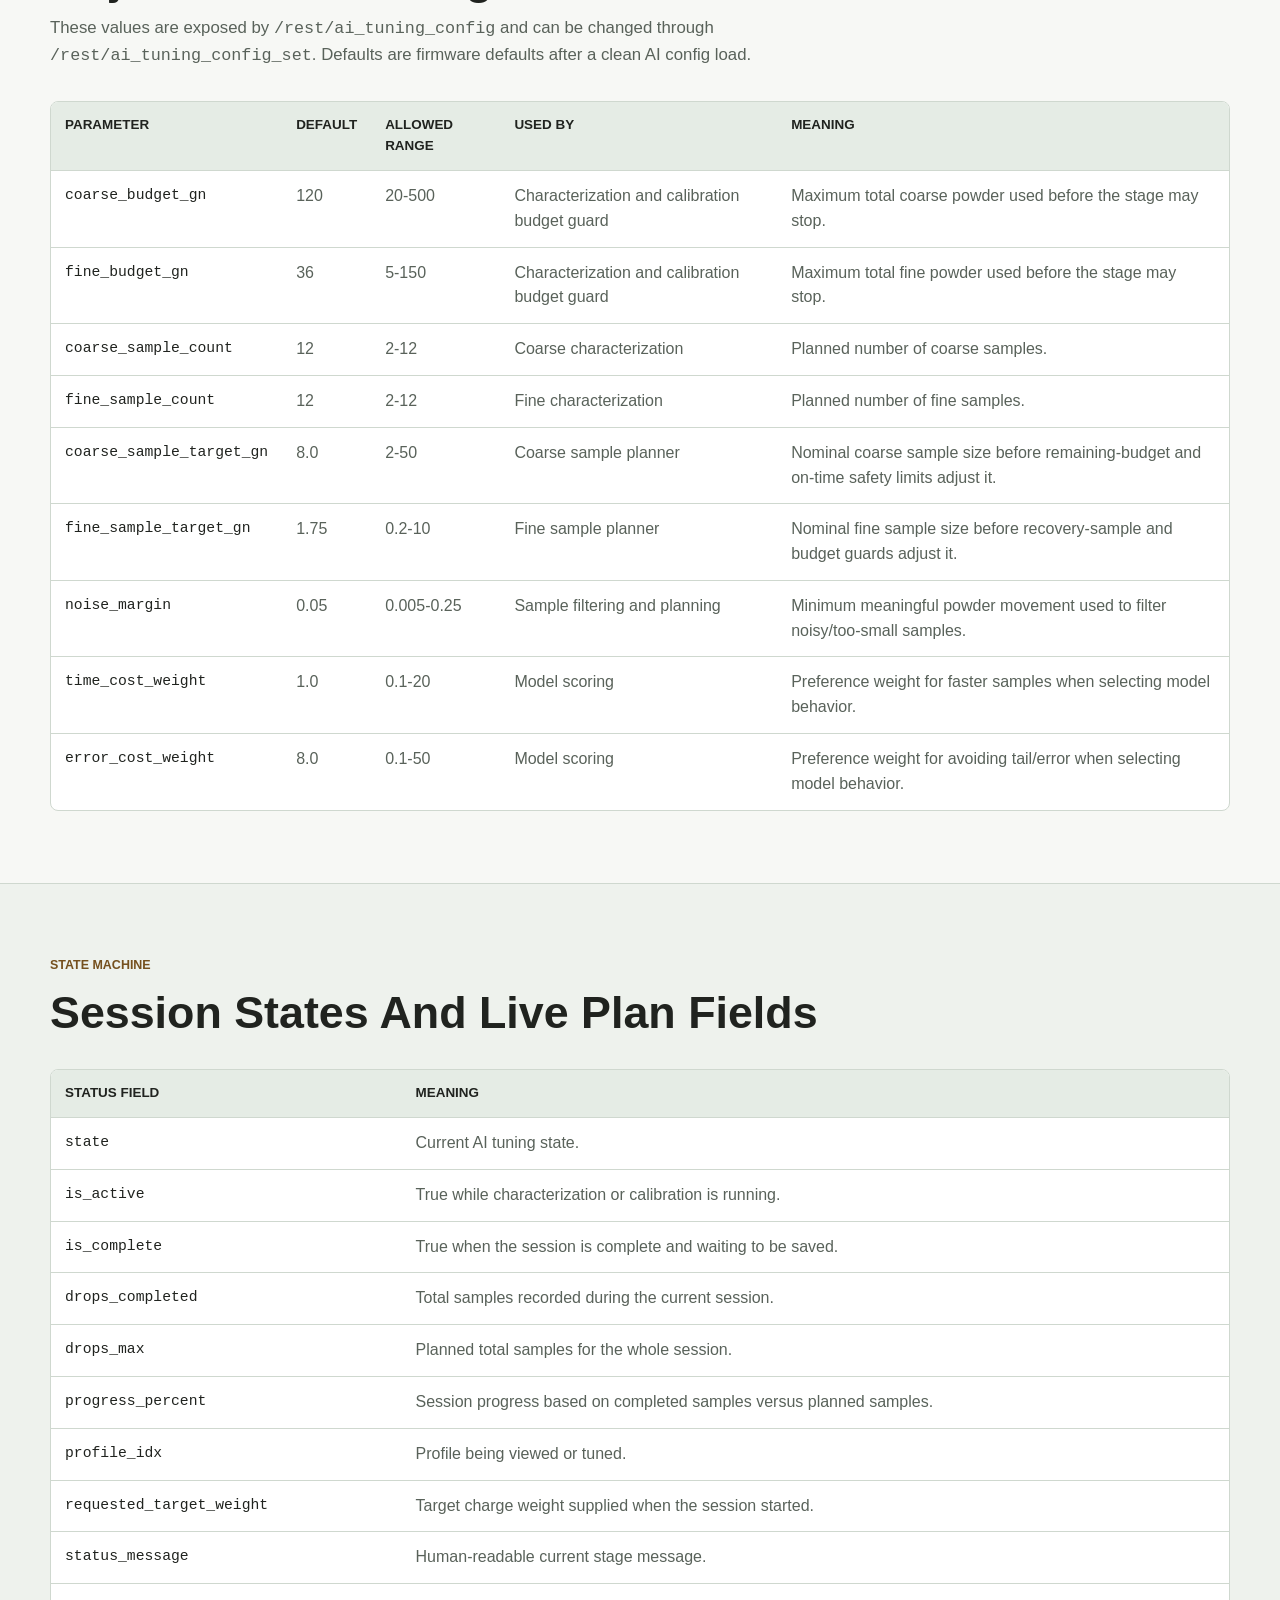
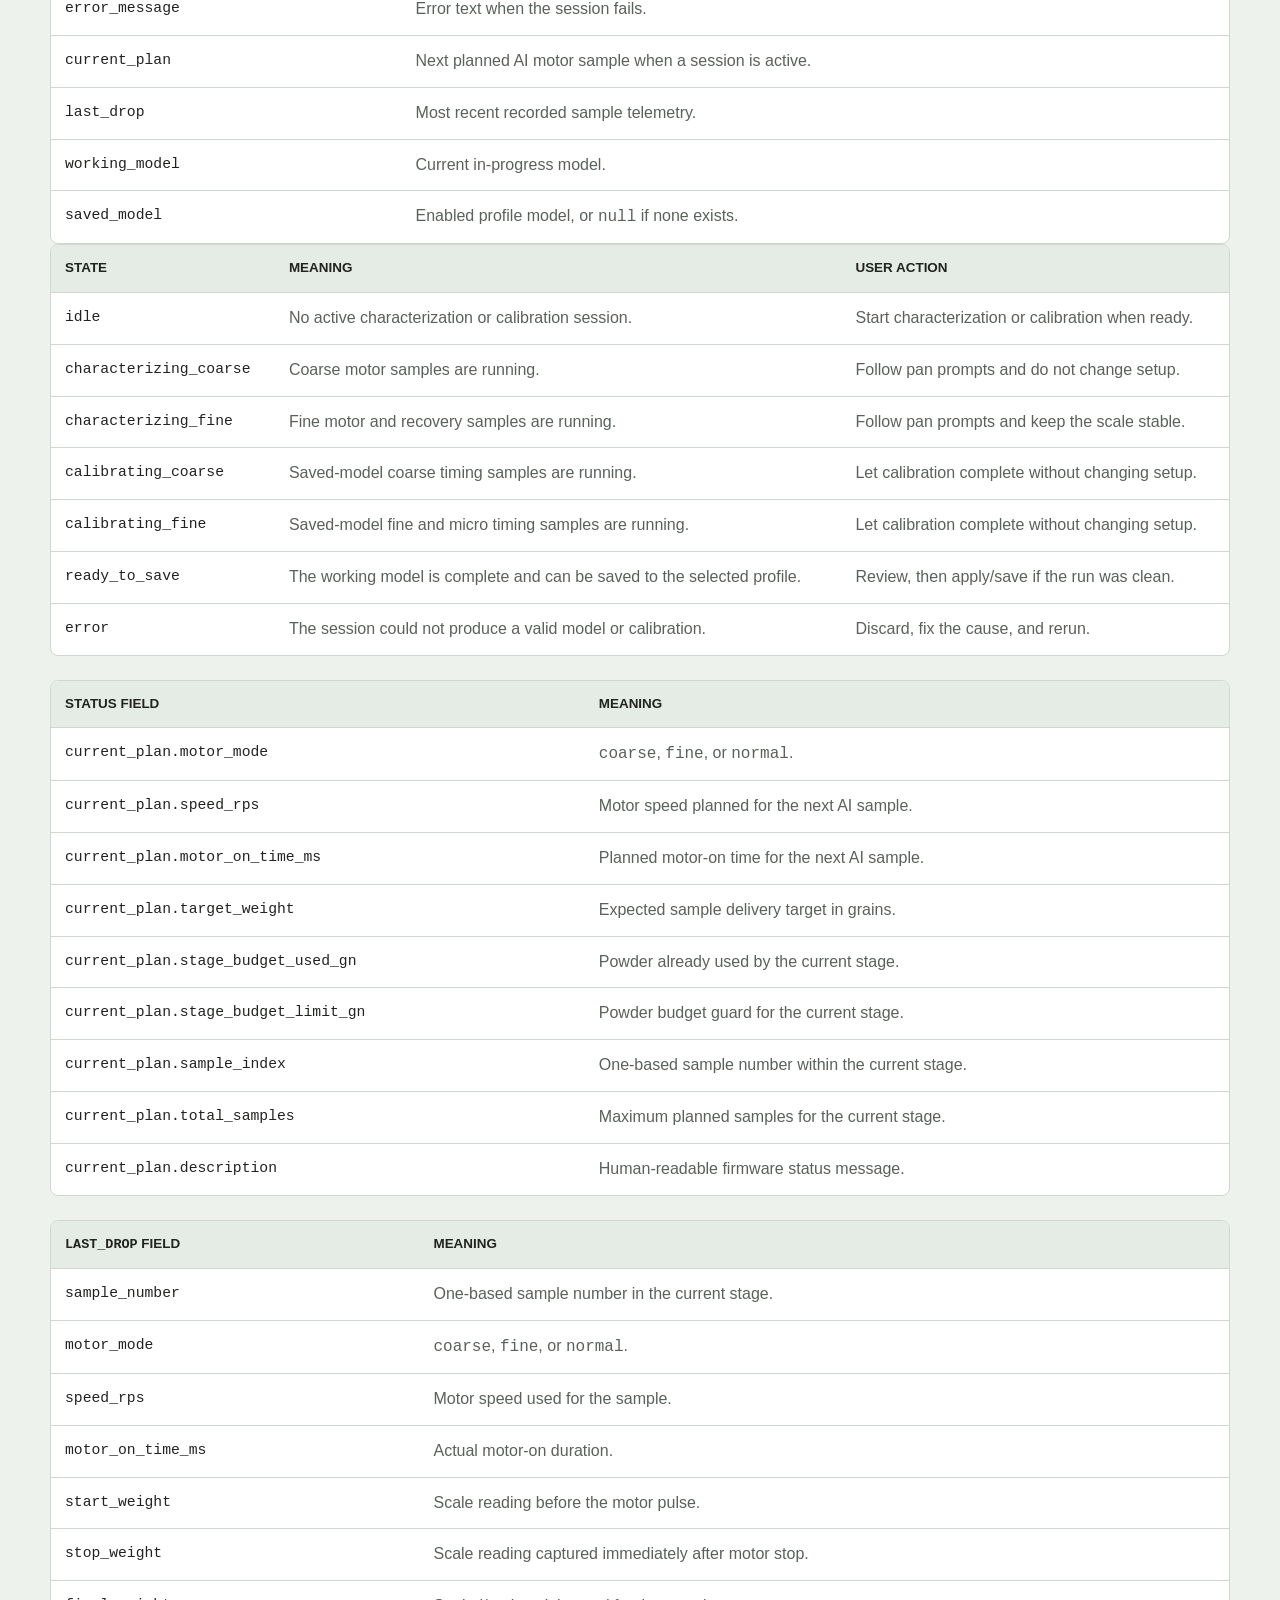
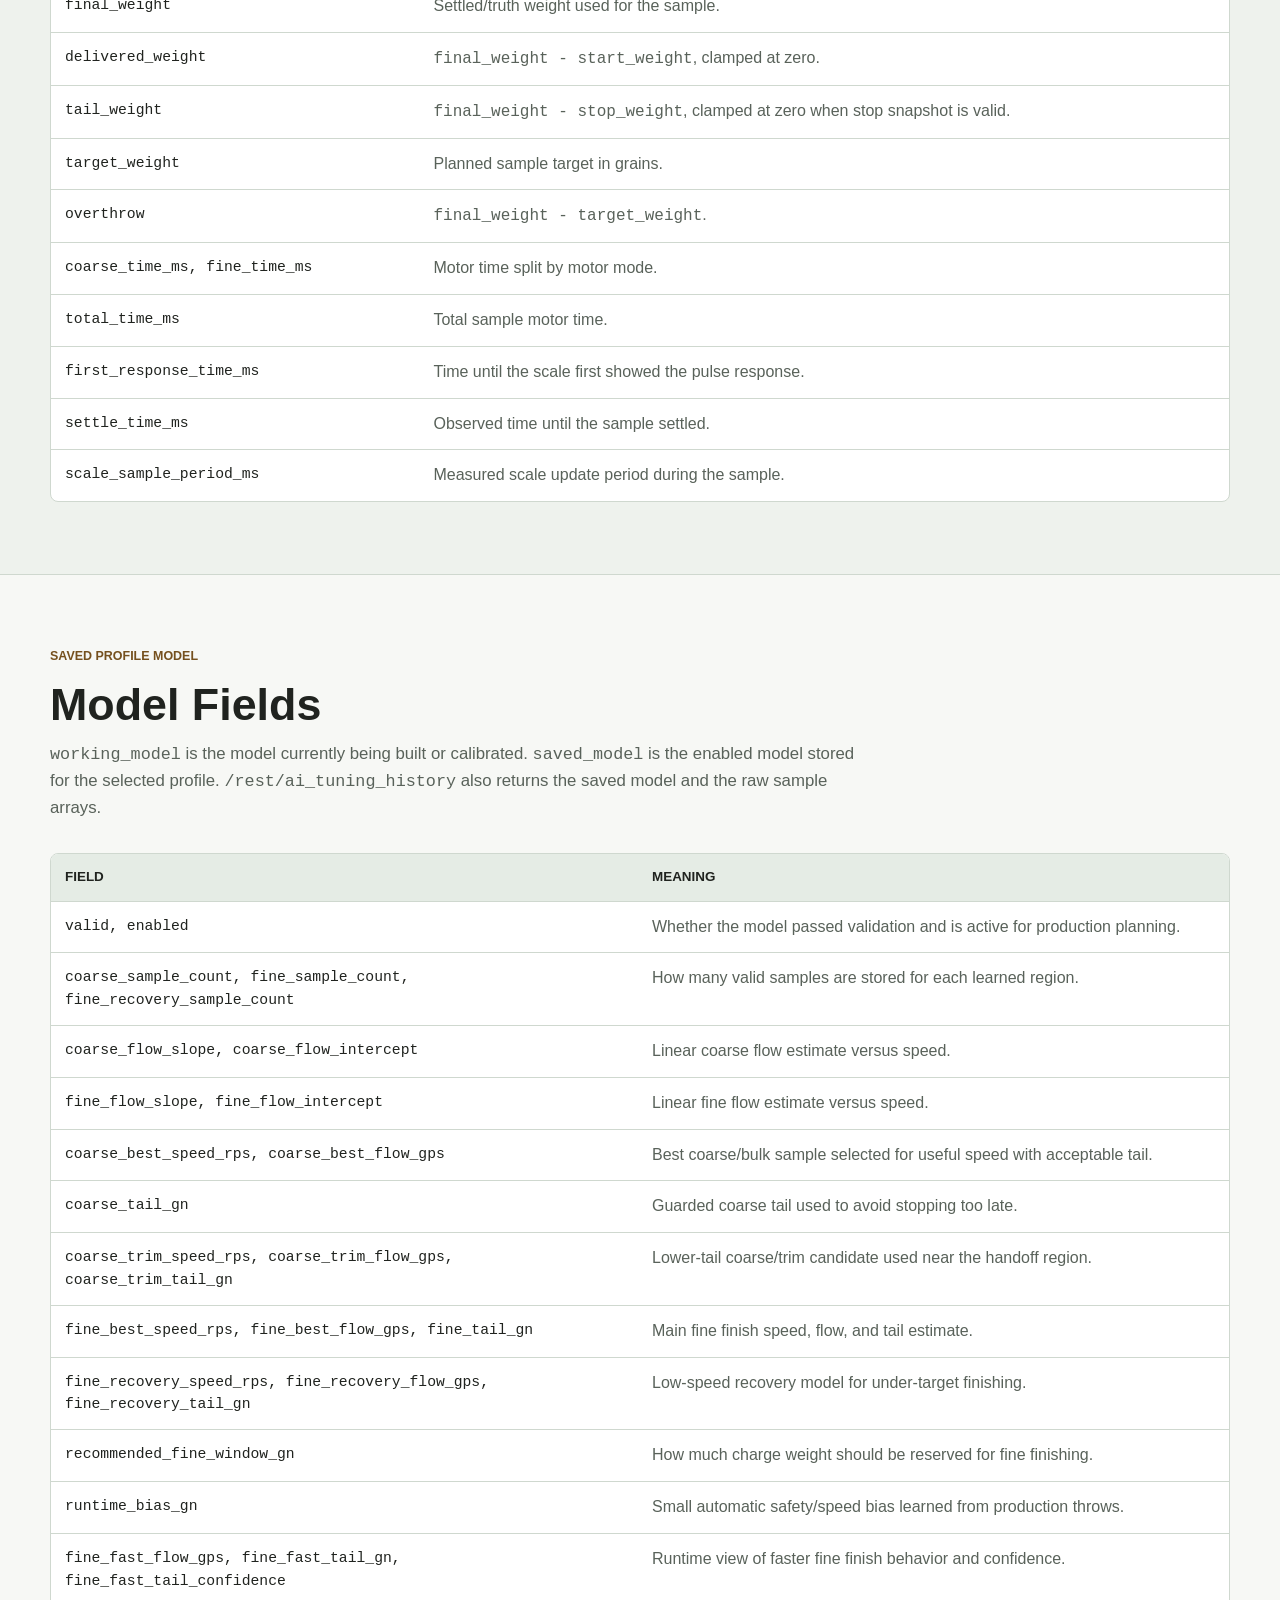
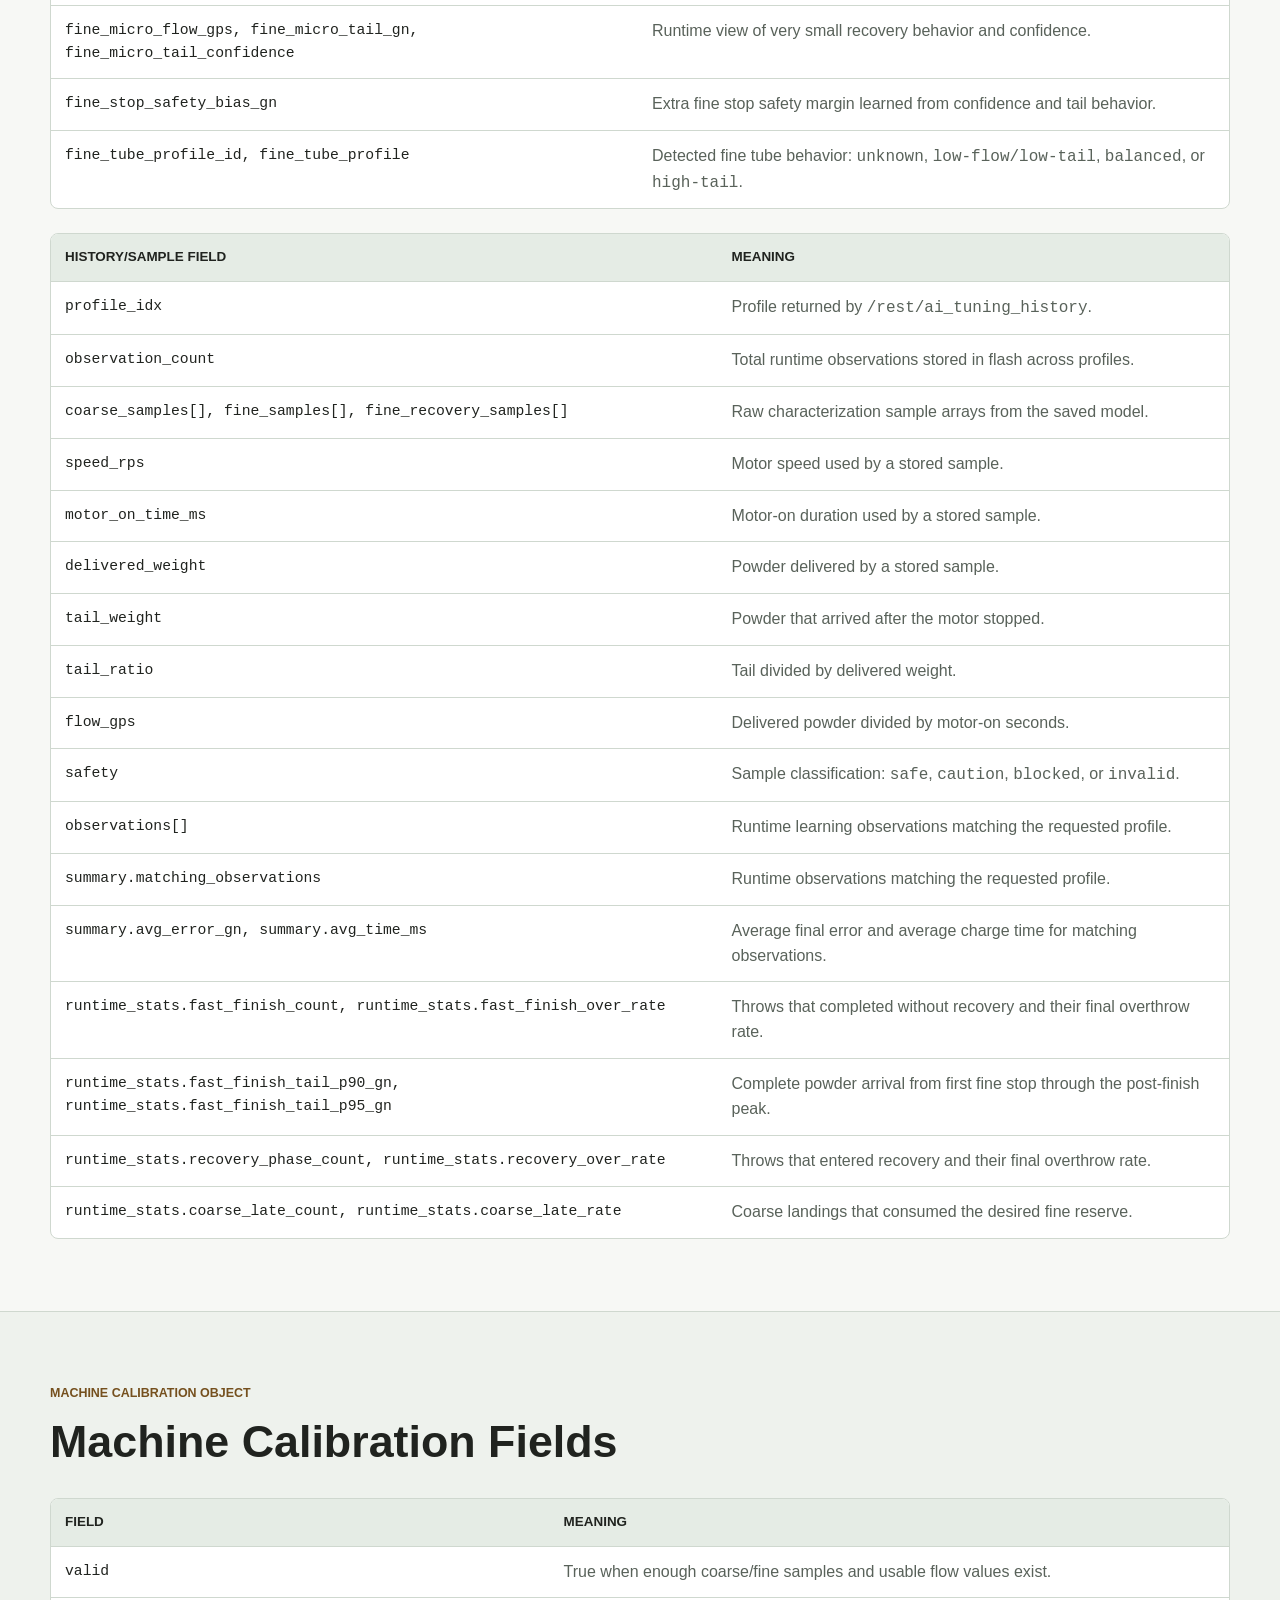
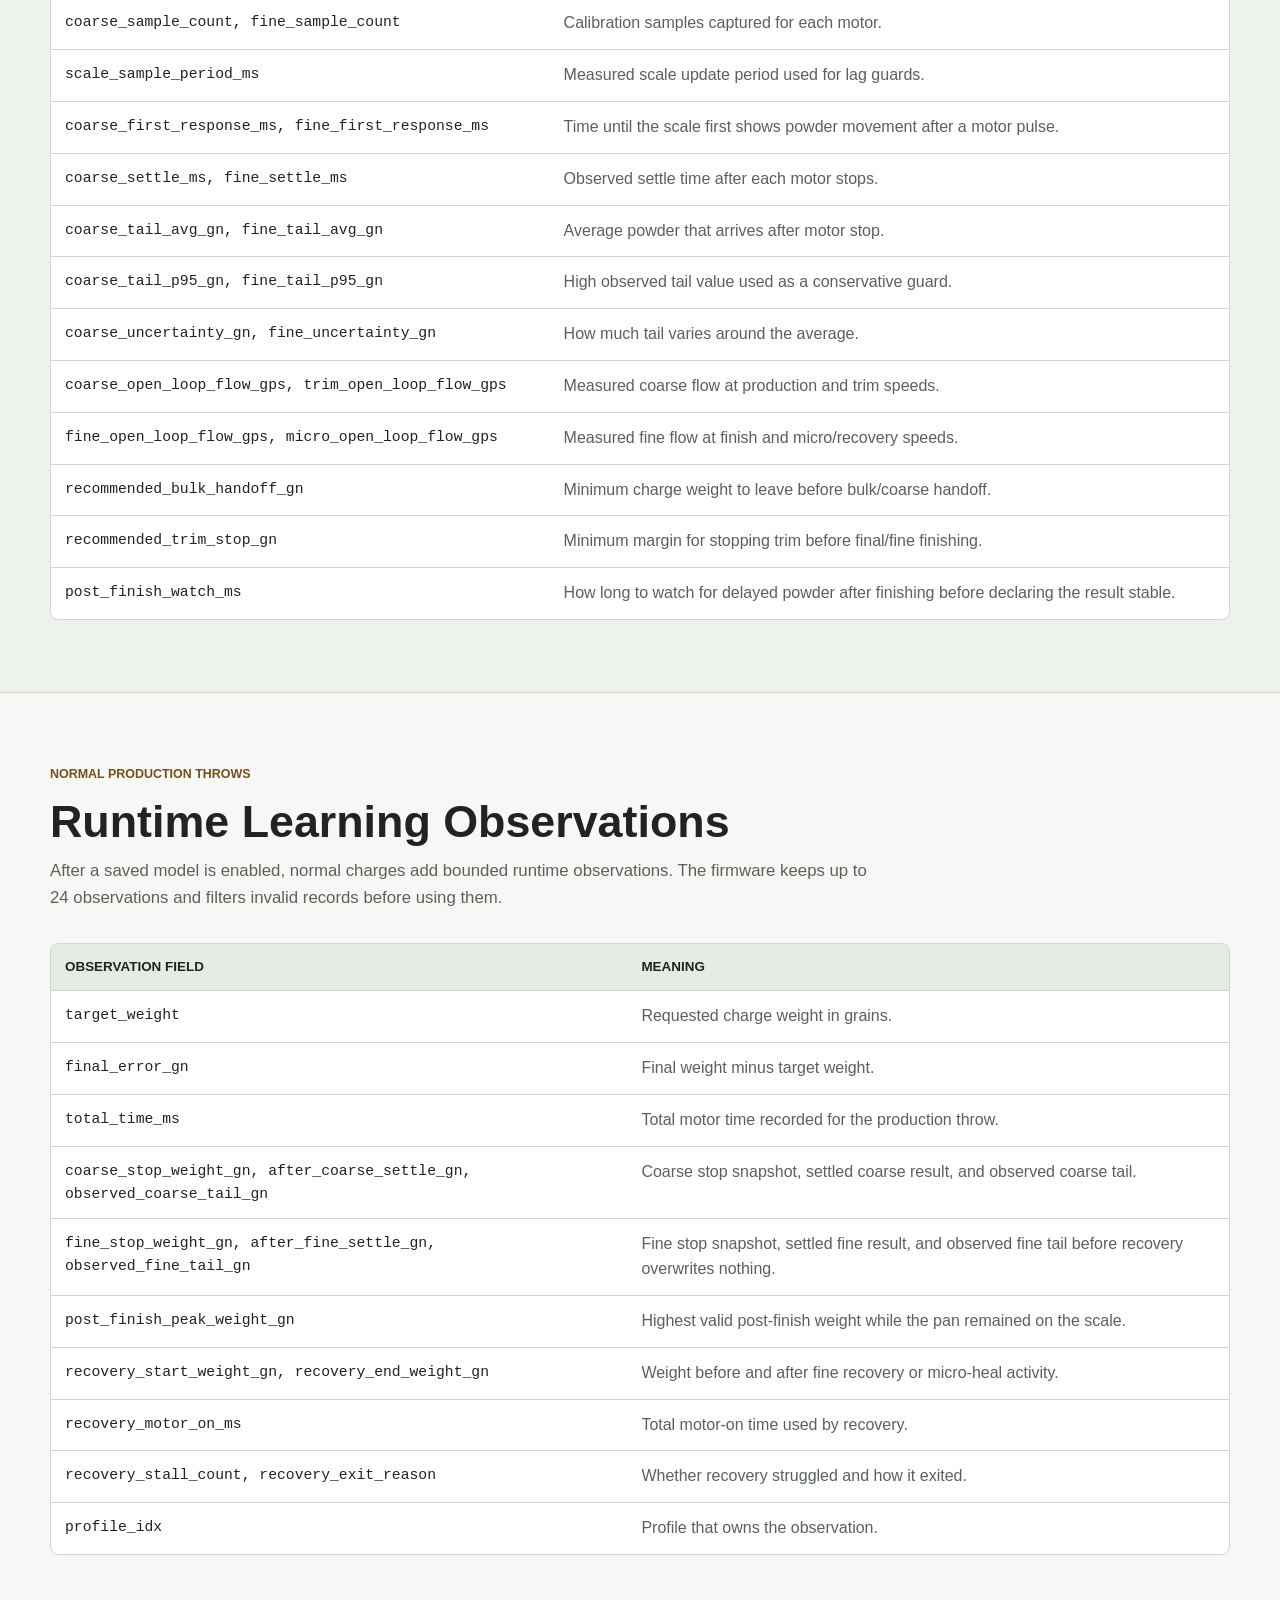
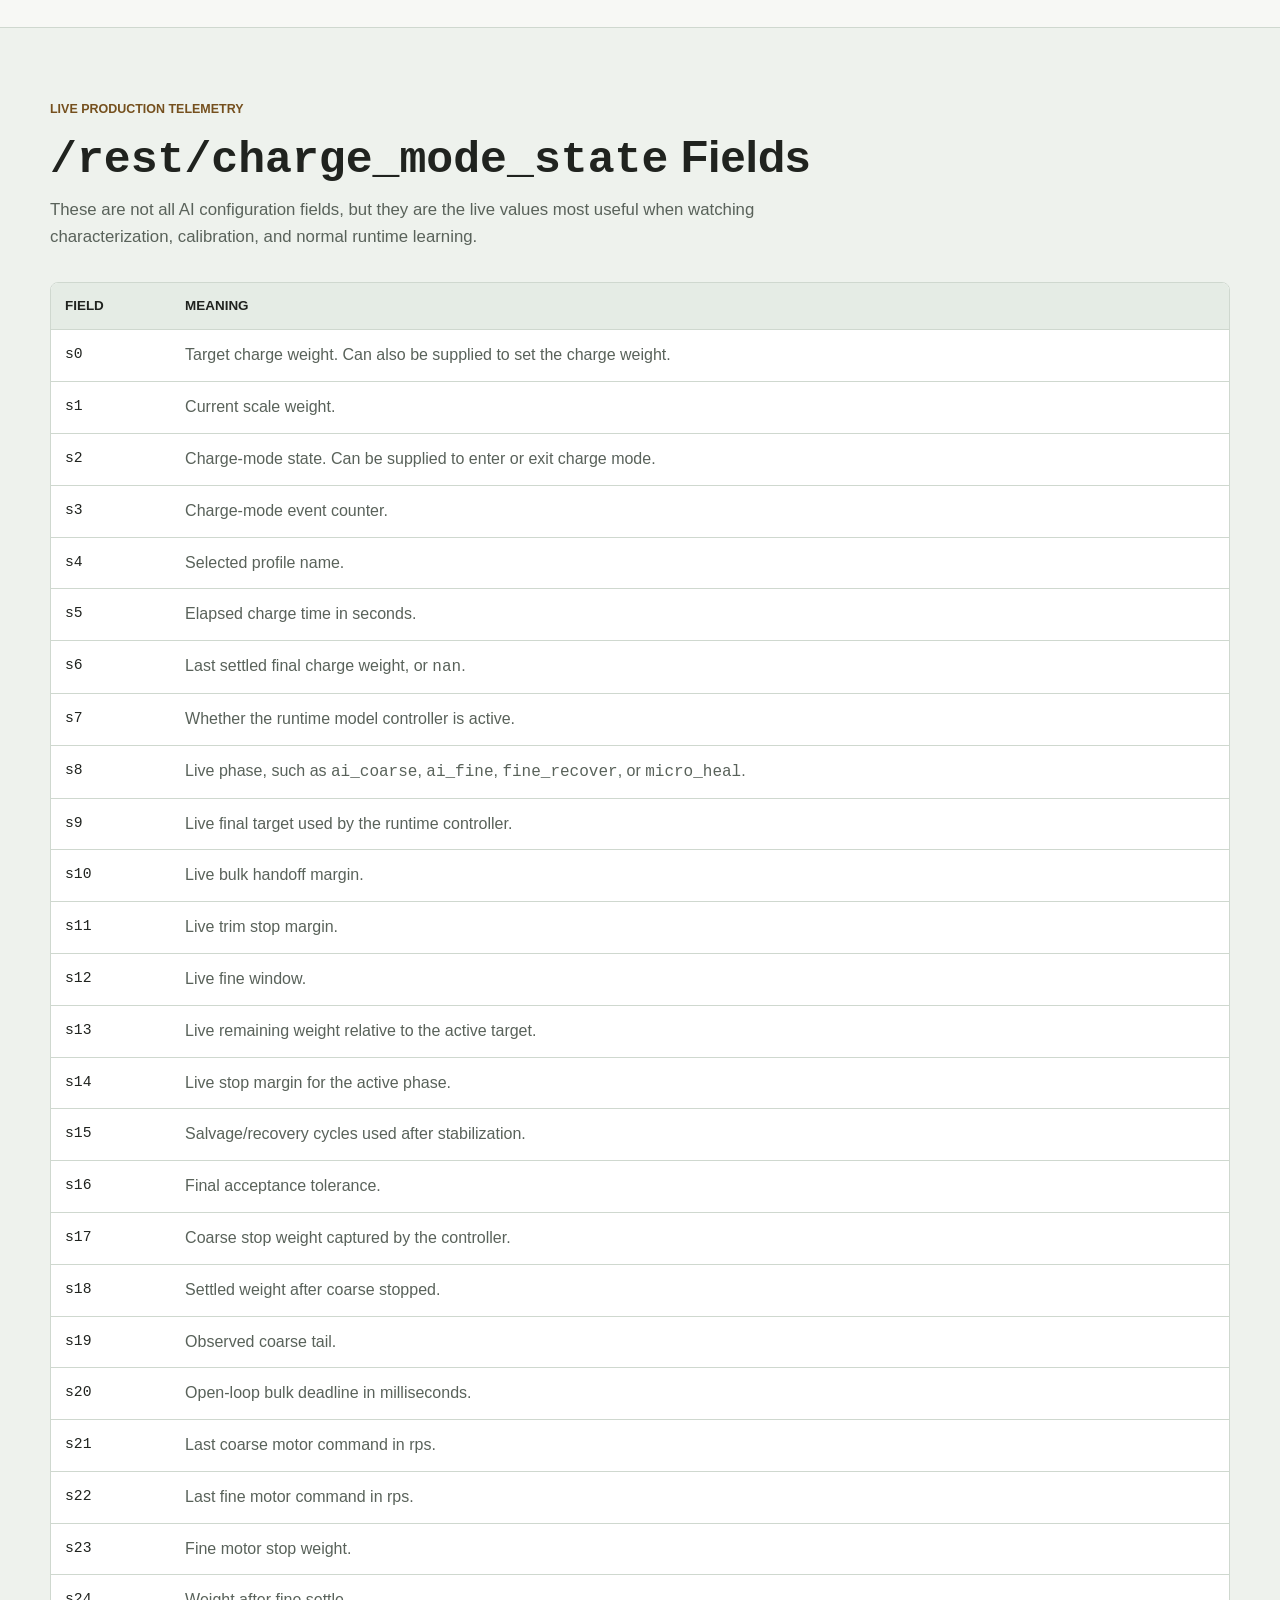
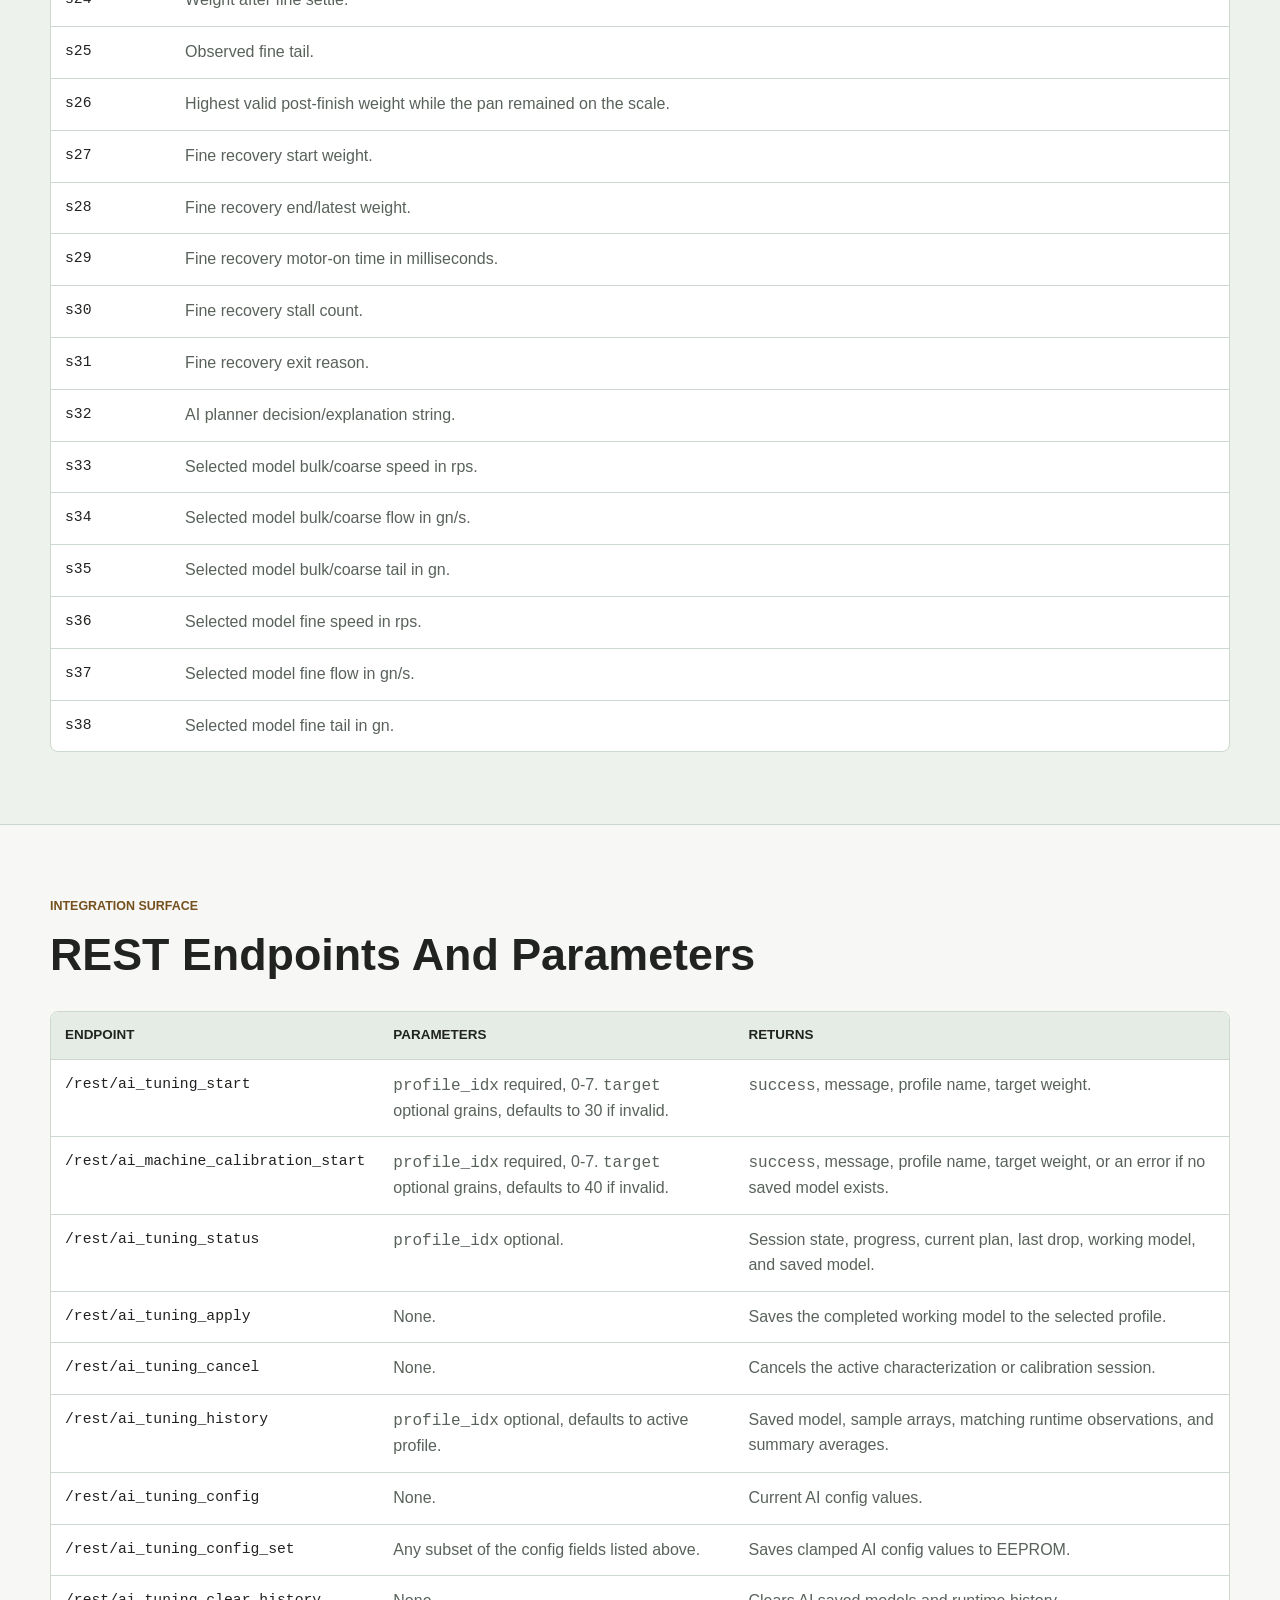
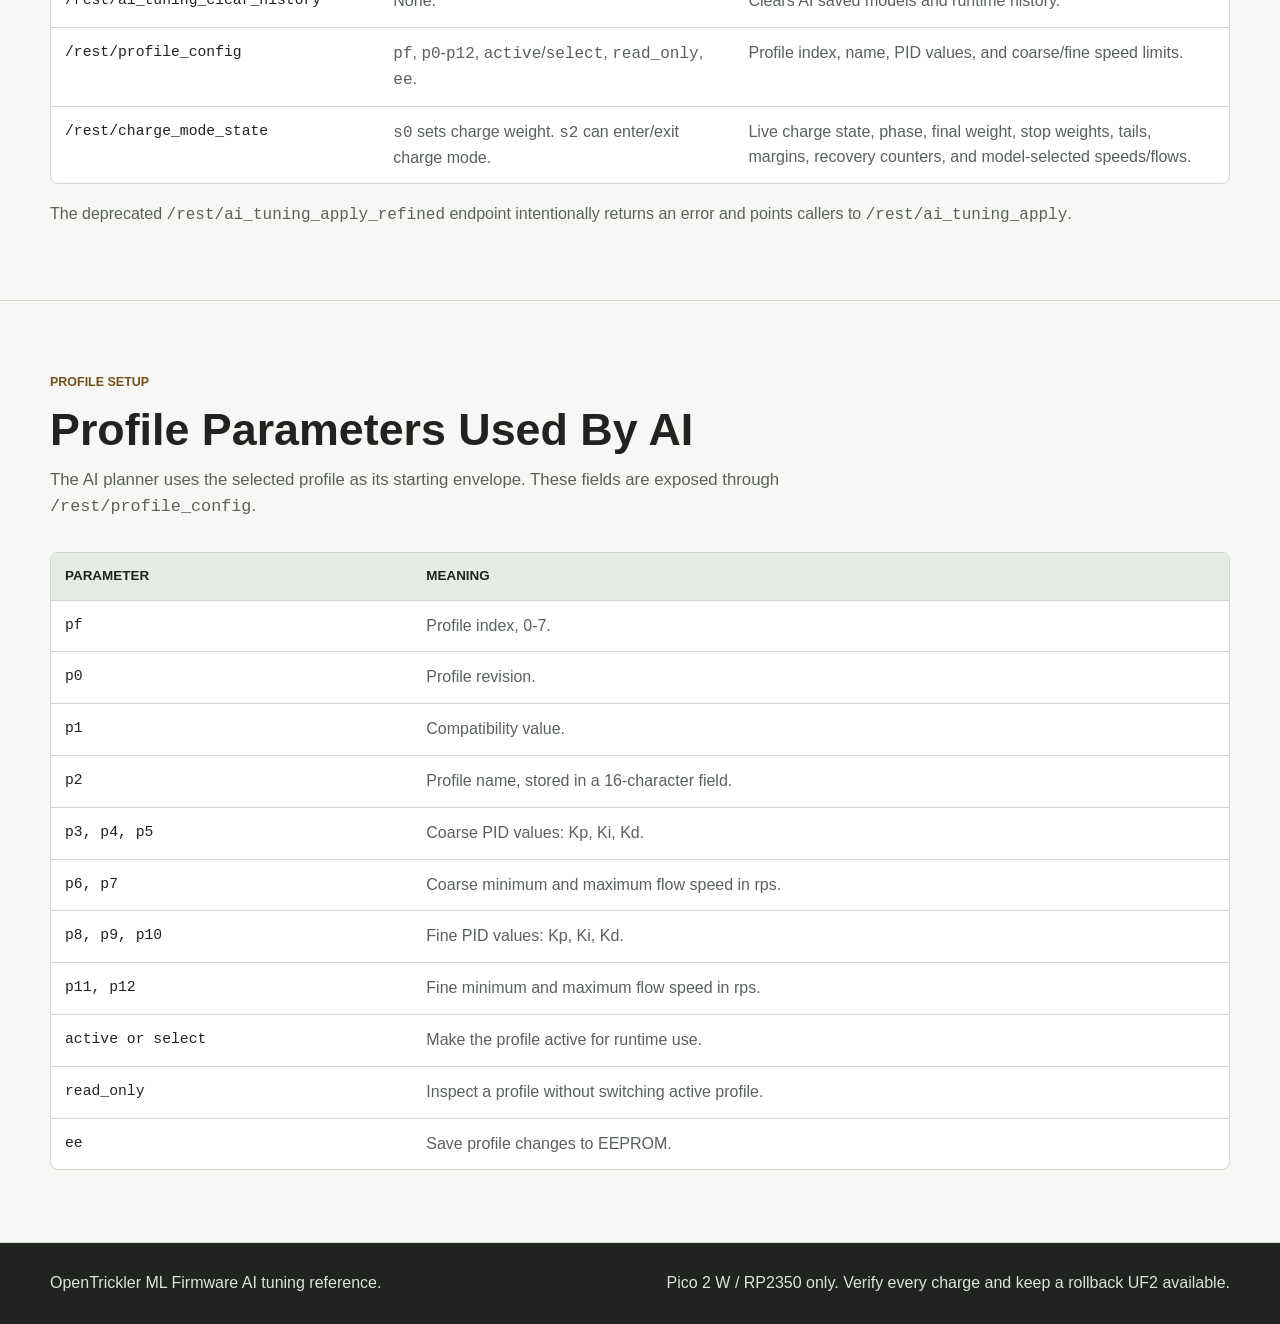
<file: docs/ai-tuning-reference.html>
<!doctype html>
<html lang="en">
<head>
  <meta charset="utf-8">
  <meta name="viewport" content="width=device-width, initial-scale=1">
  <title>OpenTrickler ML AI Tuning Reference</title>
  <meta name="description" content="Detailed characterization, machine calibration, runtime learning, and REST parameter reference for OpenTrickler ML Firmware.">
  <link rel="stylesheet" href="assets/site.css">
</head>
<body>
  <header class="site-header">
    <nav class="nav-wrap" aria-label="Primary navigation">
      <a class="brand" href="index.html" aria-label="OpenTrickler ML Firmware home">
        <span class="brand-mark">OT</span>
        <span>
          <strong>OpenTrickler ML Firmware</strong>
          <small>AI tuning reference</small>
        </span>
      </a>
      <div class="nav-links">
        <a href="index.html">Overview</a>
        <a href="#workflow">Workflow</a>
        <a href="#config">Config</a>
        <a href="#model">Model Fields</a>
        <a href="#api">REST API</a>
      </div>
    </nav>
  </header>

  <main id="top">
    <section class="hero section-band">
      <div class="section-inner">
        <p class="eyebrow">Complete beta reference</p>
        <h1>Characterization and calibration are the core difference in this firmware.</h1>
        <p class="lede">
          The ML layer does not try to make every OpenTrickler use one fixed set of motor numbers. It learns a saved
          model per profile, then uses runtime observations to keep that model aligned with the real machine.
        </p>
      </div>
    </section>

    <section id="workflow" class="section-band alt">
      <div class="section-inner">
        <div class="section-heading">
          <p class="eyebrow">User workflow</p>
          <h2>Recommended Order</h2>
          <p>
            Use this order for each powder, tube, scale, pan, and target-range combination. A profile is the boundary
            around the learned model, so changing the physical setup should usually mean a new profile or a rerun.
          </p>
        </div>
        <div class="workflow-grid">
          <article>
            <h3>1. Create profile</h3>
            <p>Name the profile for the powder/setup and enter trusted baseline motor settings.</p>
          </article>
          <article>
            <h3>2. Characterize</h3>
            <p>Run controlled coarse and fine samples so the firmware can learn flow, tail, and recovery behavior.</p>
          </article>
          <article>
            <h3>3. Save model</h3>
            <p>Apply the working model only after the tuner reaches <code>ready_to_save</code> and the samples were clean.</p>
          </article>
          <article>
            <h3>4. Calibrate machine</h3>
            <p>Measure scale lag, settle timing, open-loop flow, and safe handoff margins using the saved model.</p>
          </article>
          <article>
            <h3>5. Save calibration</h3>
            <p>Apply again so the profile stores both powder characterization and machine timing data.</p>
          </article>
          <article>
            <h3>6. Verify throws</h3>
            <p>Run supervised production charges and verify every charge while runtime evidence establishes its safety window.</p>
          </article>
        </div>
      </div>
    </section>

    <section id="characterization" class="section-band">
      <div class="section-inner">
        <div class="section-heading">
          <p class="eyebrow">First learning pass</p>
          <h2>How Characterization Works</h2>
          <p>
            Characterization starts a normal charge-mode workflow from the web portal, but the AI planner supplies each
            motor pulse. The firmware measures the scale before the pulse, immediately after the motor stops, and after
            the powder/scale response settles. Every sample becomes a flow sample with speed, motor-on time, delivered
            weight, tail, and flow.
          </p>
        </div>
        <div class="table-wrap">
          <table>
            <thead>
              <tr>
                <th>Stage</th>
                <th>Motor mode</th>
                <th>Default limit</th>
                <th>Speed selection</th>
                <th>Stop condition</th>
              </tr>
            </thead>
            <tbody>
              <tr>
                <td><code>characterizing_coarse</code></td>
                <td><code>coarse</code></td>
                <td>12 samples or 120 gn total budget</td>
                <td>Sweeps between profile coarse min/max speed, capped by motor and hardware safety limits.</td>
                <td>Stops when <code>coarse_sample_count</code> is reached or <code>coarse_budget_gn</code> is used.</td>
              </tr>
              <tr>
                <td><code>characterizing_fine</code></td>
                <td><code>fine</code></td>
                <td>12 samples or 36 gn total budget</td>
                <td>Sweeps between profile fine min/max speed. First four samples are low-speed recovery probes.</td>
                <td>Stops when <code>fine_sample_count</code> is reached or <code>fine_budget_gn</code> is used.</td>
              </tr>
            </tbody>
          </table>
        </div>
        <div class="data-panel">
          <div>
            <h3>Coarse output</h3>
            <p>Coarse flow slope/intercept, average/guarded coarse tail, best bulk speed, best bulk flow, trim speed, trim flow, and trim tail.</p>
          </div>
          <div>
            <h3>Fine output</h3>
            <p>Fine flow slope/intercept, fine tail, best fine speed, best fine flow, recovery speed, recovery flow, recovery tail, fine window, and fine tube profile.</p>
          </div>
        </div>
        <p class="small-note">
          The first four fine recovery samples use approximately <code>0.08</code>, <code>0.12</code>, <code>0.20</code>,
          and <code>0.35</code> rps with long motor-on windows of about <code>12000</code>, <code>10000</code>,
          <code>8000</code>, and <code>6500</code> ms. This is what teaches the firmware how the fine tube behaves
          near target during <code>fine_recover</code> and <code>micro_heal</code>.
        </p>
      </div>
    </section>

    <section id="calibration" class="section-band alt">
      <div class="section-inner">
        <div class="section-heading">
          <p class="eyebrow">Second learning pass</p>
          <h2>How Machine Calibration Works</h2>
          <p>
            Machine calibration requires an existing saved characterization model. It copies that saved model into a
            working session, clears the machine-calibration portion, then runs timing samples at the speeds the saved
            model expects to use in production.
          </p>
        </div>
        <div class="table-wrap">
          <table>
            <thead>
              <tr>
                <th>Stage</th>
                <th>Motor mode</th>
                <th>Default plan</th>
                <th>What is measured</th>
              </tr>
            </thead>
            <tbody>
              <tr>
                <td><code>calibrating_coarse</code></td>
                <td><code>coarse</code></td>
                <td>8 samples. Pulses are 250, 450, 650, and 850 ms at production coarse speed, then repeated at trim speed.</td>
                <td>Scale period, first response, settle time, coarse tail average/high value, uncertainty, bulk flow, trim flow, and recommended bulk handoff margin.</td>
              </tr>
              <tr>
                <td><code>calibrating_fine</code></td>
                <td><code>fine</code></td>
                <td>8 samples. Pulses are 500, 800, 1100, and 1400 ms at fine speed, then 2500, 3500, 5000, and 7000 ms at recovery speed.</td>
                <td>Fine response, fine settle, fine tail average/high value, fine uncertainty, fine flow, micro flow, recommended trim stop, and post-finish watch time.</td>
              </tr>
            </tbody>
          </table>
        </div>
        <div class="data-panel">
          <div>
            <h3>Minimum valid data</h3>
            <p>Calibration must capture at least 3 valid coarse samples and 3 valid fine samples. It can stop after that if the stage budget guard has been reached.</p>
          </div>
          <div>
            <h3>Why it matters</h3>
            <p>Characterization learns powder flow. Calibration learns the actual machine delay and tail risk, which changes safe bulk handoff and final recovery behavior.</p>
          </div>
        </div>
      </div>
    </section>

    <section id="config" class="section-band">
      <div class="section-inner">
        <div class="section-heading">
          <p class="eyebrow">Advanced configuration</p>
          <h2>Adjustable AI Tuning Parameters</h2>
          <p>
            These values are exposed by <code>/rest/ai_tuning_config</code> and can be changed through
            <code>/rest/ai_tuning_config_set</code>. Defaults are firmware defaults after a clean AI config load.
          </p>
        </div>
        <div class="table-wrap">
          <table>
            <thead>
              <tr>
                <th>Parameter</th>
                <th>Default</th>
                <th>Allowed range</th>
                <th>Used by</th>
                <th>Meaning</th>
              </tr>
            </thead>
            <tbody>
              <tr><td><code>coarse_budget_gn</code></td><td>120</td><td>20-500</td><td>Characterization and calibration budget guard</td><td>Maximum total coarse powder used before the stage may stop.</td></tr>
              <tr><td><code>fine_budget_gn</code></td><td>36</td><td>5-150</td><td>Characterization and calibration budget guard</td><td>Maximum total fine powder used before the stage may stop.</td></tr>
              <tr><td><code>coarse_sample_count</code></td><td>12</td><td>2-12</td><td>Coarse characterization</td><td>Planned number of coarse samples.</td></tr>
              <tr><td><code>fine_sample_count</code></td><td>12</td><td>2-12</td><td>Fine characterization</td><td>Planned number of fine samples.</td></tr>
              <tr><td><code>coarse_sample_target_gn</code></td><td>8.0</td><td>2-50</td><td>Coarse sample planner</td><td>Nominal coarse sample size before remaining-budget and on-time safety limits adjust it.</td></tr>
              <tr><td><code>fine_sample_target_gn</code></td><td>1.75</td><td>0.2-10</td><td>Fine sample planner</td><td>Nominal fine sample size before recovery-sample and budget guards adjust it.</td></tr>
              <tr><td><code>noise_margin</code></td><td>0.05</td><td>0.005-0.25</td><td>Sample filtering and planning</td><td>Minimum meaningful powder movement used to filter noisy/too-small samples.</td></tr>
              <tr><td><code>time_cost_weight</code></td><td>1.0</td><td>0.1-20</td><td>Model scoring</td><td>Preference weight for faster samples when selecting model behavior.</td></tr>
              <tr><td><code>error_cost_weight</code></td><td>8.0</td><td>0.1-50</td><td>Model scoring</td><td>Preference weight for avoiding tail/error when selecting model behavior.</td></tr>
            </tbody>
          </table>
        </div>
      </div>
    </section>

    <section id="status" class="section-band alt">
      <div class="section-inner">
        <div class="section-heading">
          <p class="eyebrow">State machine</p>
          <h2>Session States And Live Plan Fields</h2>
        </div>
        <div class="table-wrap">
          <table>
            <thead>
              <tr>
                <th>Status field</th>
                <th>Meaning</th>
              </tr>
            </thead>
            <tbody>
              <tr><td><code>state</code></td><td>Current AI tuning state.</td></tr>
              <tr><td><code>is_active</code></td><td>True while characterization or calibration is running.</td></tr>
              <tr><td><code>is_complete</code></td><td>True when the session is complete and waiting to be saved.</td></tr>
              <tr><td><code>drops_completed</code></td><td>Total samples recorded during the current session.</td></tr>
              <tr><td><code>drops_max</code></td><td>Planned total samples for the whole session.</td></tr>
              <tr><td><code>progress_percent</code></td><td>Session progress based on completed samples versus planned samples.</td></tr>
              <tr><td><code>profile_idx</code></td><td>Profile being viewed or tuned.</td></tr>
              <tr><td><code>requested_target_weight</code></td><td>Target charge weight supplied when the session started.</td></tr>
              <tr><td><code>status_message</code></td><td>Human-readable current stage message.</td></tr>
              <tr><td><code>error_message</code></td><td>Error text when the session fails.</td></tr>
              <tr><td><code>current_plan</code></td><td>Next planned AI motor sample when a session is active.</td></tr>
              <tr><td><code>last_drop</code></td><td>Most recent recorded sample telemetry.</td></tr>
              <tr><td><code>working_model</code></td><td>Current in-progress model.</td></tr>
              <tr><td><code>saved_model</code></td><td>Enabled profile model, or <code>null</code> if none exists.</td></tr>
            </tbody>
          </table>
        </div>
        <div class="table-wrap">
          <table>
            <thead>
              <tr>
                <th>State</th>
                <th>Meaning</th>
                <th>User action</th>
              </tr>
            </thead>
            <tbody>
              <tr><td><code>idle</code></td><td>No active characterization or calibration session.</td><td>Start characterization or calibration when ready.</td></tr>
              <tr><td><code>characterizing_coarse</code></td><td>Coarse motor samples are running.</td><td>Follow pan prompts and do not change setup.</td></tr>
              <tr><td><code>characterizing_fine</code></td><td>Fine motor and recovery samples are running.</td><td>Follow pan prompts and keep the scale stable.</td></tr>
              <tr><td><code>calibrating_coarse</code></td><td>Saved-model coarse timing samples are running.</td><td>Let calibration complete without changing setup.</td></tr>
              <tr><td><code>calibrating_fine</code></td><td>Saved-model fine and micro timing samples are running.</td><td>Let calibration complete without changing setup.</td></tr>
              <tr><td><code>ready_to_save</code></td><td>The working model is complete and can be saved to the selected profile.</td><td>Review, then apply/save if the run was clean.</td></tr>
              <tr><td><code>error</code></td><td>The session could not produce a valid model or calibration.</td><td>Discard, fix the cause, and rerun.</td></tr>
            </tbody>
          </table>
        </div>
        <div class="table-wrap offset-block">
          <table>
            <thead>
              <tr>
                <th>Status field</th>
                <th>Meaning</th>
              </tr>
            </thead>
            <tbody>
              <tr><td><code>current_plan.motor_mode</code></td><td><code>coarse</code>, <code>fine</code>, or <code>normal</code>.</td></tr>
              <tr><td><code>current_plan.speed_rps</code></td><td>Motor speed planned for the next AI sample.</td></tr>
              <tr><td><code>current_plan.motor_on_time_ms</code></td><td>Planned motor-on time for the next AI sample.</td></tr>
              <tr><td><code>current_plan.target_weight</code></td><td>Expected sample delivery target in grains.</td></tr>
              <tr><td><code>current_plan.stage_budget_used_gn</code></td><td>Powder already used by the current stage.</td></tr>
              <tr><td><code>current_plan.stage_budget_limit_gn</code></td><td>Powder budget guard for the current stage.</td></tr>
              <tr><td><code>current_plan.sample_index</code></td><td>One-based sample number within the current stage.</td></tr>
              <tr><td><code>current_plan.total_samples</code></td><td>Maximum planned samples for the current stage.</td></tr>
              <tr><td><code>current_plan.description</code></td><td>Human-readable firmware status message.</td></tr>
            </tbody>
          </table>
        </div>
        <div class="table-wrap offset-block">
          <table>
            <thead>
              <tr>
                <th><code>last_drop</code> field</th>
                <th>Meaning</th>
              </tr>
            </thead>
            <tbody>
              <tr><td><code>sample_number</code></td><td>One-based sample number in the current stage.</td></tr>
              <tr><td><code>motor_mode</code></td><td><code>coarse</code>, <code>fine</code>, or <code>normal</code>.</td></tr>
              <tr><td><code>speed_rps</code></td><td>Motor speed used for the sample.</td></tr>
              <tr><td><code>motor_on_time_ms</code></td><td>Actual motor-on duration.</td></tr>
              <tr><td><code>start_weight</code></td><td>Scale reading before the motor pulse.</td></tr>
              <tr><td><code>stop_weight</code></td><td>Scale reading captured immediately after motor stop.</td></tr>
              <tr><td><code>final_weight</code></td><td>Settled/truth weight used for the sample.</td></tr>
              <tr><td><code>delivered_weight</code></td><td><code>final_weight - start_weight</code>, clamped at zero.</td></tr>
              <tr><td><code>tail_weight</code></td><td><code>final_weight - stop_weight</code>, clamped at zero when stop snapshot is valid.</td></tr>
              <tr><td><code>target_weight</code></td><td>Planned sample target in grains.</td></tr>
              <tr><td><code>overthrow</code></td><td><code>final_weight - target_weight</code>.</td></tr>
              <tr><td><code>coarse_time_ms</code>, <code>fine_time_ms</code></td><td>Motor time split by motor mode.</td></tr>
              <tr><td><code>total_time_ms</code></td><td>Total sample motor time.</td></tr>
              <tr><td><code>first_response_time_ms</code></td><td>Time until the scale first showed the pulse response.</td></tr>
              <tr><td><code>settle_time_ms</code></td><td>Observed time until the sample settled.</td></tr>
              <tr><td><code>scale_sample_period_ms</code></td><td>Measured scale update period during the sample.</td></tr>
            </tbody>
          </table>
        </div>
      </div>
    </section>

    <section id="model" class="section-band">
      <div class="section-inner">
        <div class="section-heading">
          <p class="eyebrow">Saved profile model</p>
          <h2>Model Fields</h2>
          <p>
            <code>working_model</code> is the model currently being built or calibrated. <code>saved_model</code> is
            the enabled model stored for the selected profile. <code>/rest/ai_tuning_history</code> also returns
            the saved model and the raw sample arrays.
          </p>
        </div>
        <div class="table-wrap">
          <table>
            <thead>
              <tr>
                <th>Field</th>
                <th>Meaning</th>
              </tr>
            </thead>
            <tbody>
              <tr><td><code>valid</code>, <code>enabled</code></td><td>Whether the model passed validation and is active for production planning.</td></tr>
              <tr><td><code>coarse_sample_count</code>, <code>fine_sample_count</code>, <code>fine_recovery_sample_count</code></td><td>How many valid samples are stored for each learned region.</td></tr>
              <tr><td><code>coarse_flow_slope</code>, <code>coarse_flow_intercept</code></td><td>Linear coarse flow estimate versus speed.</td></tr>
              <tr><td><code>fine_flow_slope</code>, <code>fine_flow_intercept</code></td><td>Linear fine flow estimate versus speed.</td></tr>
              <tr><td><code>coarse_best_speed_rps</code>, <code>coarse_best_flow_gps</code></td><td>Best coarse/bulk sample selected for useful speed with acceptable tail.</td></tr>
              <tr><td><code>coarse_tail_gn</code></td><td>Guarded coarse tail used to avoid stopping too late.</td></tr>
              <tr><td><code>coarse_trim_speed_rps</code>, <code>coarse_trim_flow_gps</code>, <code>coarse_trim_tail_gn</code></td><td>Lower-tail coarse/trim candidate used near the handoff region.</td></tr>
              <tr><td><code>fine_best_speed_rps</code>, <code>fine_best_flow_gps</code>, <code>fine_tail_gn</code></td><td>Main fine finish speed, flow, and tail estimate.</td></tr>
              <tr><td><code>fine_recovery_speed_rps</code>, <code>fine_recovery_flow_gps</code>, <code>fine_recovery_tail_gn</code></td><td>Low-speed recovery model for under-target finishing.</td></tr>
              <tr><td><code>recommended_fine_window_gn</code></td><td>How much charge weight should be reserved for fine finishing.</td></tr>
              <tr><td><code>runtime_bias_gn</code></td><td>Small automatic safety/speed bias learned from production throws.</td></tr>
              <tr><td><code>fine_fast_flow_gps</code>, <code>fine_fast_tail_gn</code>, <code>fine_fast_tail_confidence</code></td><td>Runtime view of faster fine finish behavior and confidence.</td></tr>
              <tr><td><code>fine_micro_flow_gps</code>, <code>fine_micro_tail_gn</code>, <code>fine_micro_tail_confidence</code></td><td>Runtime view of very small recovery behavior and confidence.</td></tr>
              <tr><td><code>fine_stop_safety_bias_gn</code></td><td>Extra fine stop safety margin learned from confidence and tail behavior.</td></tr>
              <tr><td><code>fine_tube_profile_id</code>, <code>fine_tube_profile</code></td><td>Detected fine tube behavior: <code>unknown</code>, <code>low-flow/low-tail</code>, <code>balanced</code>, or <code>high-tail</code>.</td></tr>
            </tbody>
          </table>
        </div>
        <div class="table-wrap offset-block">
          <table>
            <thead>
              <tr>
                <th>History/sample field</th>
                <th>Meaning</th>
              </tr>
            </thead>
            <tbody>
              <tr><td><code>profile_idx</code></td><td>Profile returned by <code>/rest/ai_tuning_history</code>.</td></tr>
              <tr><td><code>observation_count</code></td><td>Total runtime observations stored in flash across profiles.</td></tr>
              <tr><td><code>coarse_samples[]</code>, <code>fine_samples[]</code>, <code>fine_recovery_samples[]</code></td><td>Raw characterization sample arrays from the saved model.</td></tr>
              <tr><td><code>speed_rps</code></td><td>Motor speed used by a stored sample.</td></tr>
              <tr><td><code>motor_on_time_ms</code></td><td>Motor-on duration used by a stored sample.</td></tr>
              <tr><td><code>delivered_weight</code></td><td>Powder delivered by a stored sample.</td></tr>
              <tr><td><code>tail_weight</code></td><td>Powder that arrived after the motor stopped.</td></tr>
              <tr><td><code>tail_ratio</code></td><td>Tail divided by delivered weight.</td></tr>
              <tr><td><code>flow_gps</code></td><td>Delivered powder divided by motor-on seconds.</td></tr>
              <tr><td><code>safety</code></td><td>Sample classification: <code>safe</code>, <code>caution</code>, <code>blocked</code>, or <code>invalid</code>.</td></tr>
              <tr><td><code>observations[]</code></td><td>Runtime learning observations matching the requested profile.</td></tr>
              <tr><td><code>summary.matching_observations</code></td><td>Runtime observations matching the requested profile.</td></tr>
              <tr><td><code>summary.avg_error_gn</code>, <code>summary.avg_time_ms</code></td><td>Average final error and average charge time for matching observations.</td></tr>
              <tr><td><code>runtime_stats.fast_finish_count</code>, <code>runtime_stats.fast_finish_over_rate</code></td><td>Throws that completed without recovery and their final overthrow rate.</td></tr>
              <tr><td><code>runtime_stats.fast_finish_tail_p90_gn</code>, <code>runtime_stats.fast_finish_tail_p95_gn</code></td><td>Complete powder arrival from first fine stop through the post-finish peak.</td></tr>
              <tr><td><code>runtime_stats.recovery_phase_count</code>, <code>runtime_stats.recovery_over_rate</code></td><td>Throws that entered recovery and their final overthrow rate.</td></tr>
              <tr><td><code>runtime_stats.coarse_late_count</code>, <code>runtime_stats.coarse_late_rate</code></td><td>Coarse landings that consumed the desired fine reserve.</td></tr>
            </tbody>
          </table>
        </div>
      </div>
    </section>

    <section id="machine-fields" class="section-band alt">
      <div class="section-inner">
        <div class="section-heading">
          <p class="eyebrow">Machine calibration object</p>
          <h2>Machine Calibration Fields</h2>
        </div>
        <div class="table-wrap">
          <table>
            <thead>
              <tr>
                <th>Field</th>
                <th>Meaning</th>
              </tr>
            </thead>
            <tbody>
              <tr><td><code>valid</code></td><td>True when enough coarse/fine samples and usable flow values exist.</td></tr>
              <tr><td><code>coarse_sample_count</code>, <code>fine_sample_count</code></td><td>Calibration samples captured for each motor.</td></tr>
              <tr><td><code>scale_sample_period_ms</code></td><td>Measured scale update period used for lag guards.</td></tr>
              <tr><td><code>coarse_first_response_ms</code>, <code>fine_first_response_ms</code></td><td>Time until the scale first shows powder movement after a motor pulse.</td></tr>
              <tr><td><code>coarse_settle_ms</code>, <code>fine_settle_ms</code></td><td>Observed settle time after each motor stops.</td></tr>
              <tr><td><code>coarse_tail_avg_gn</code>, <code>fine_tail_avg_gn</code></td><td>Average powder that arrives after motor stop.</td></tr>
              <tr><td><code>coarse_tail_p95_gn</code>, <code>fine_tail_p95_gn</code></td><td>High observed tail value used as a conservative guard.</td></tr>
              <tr><td><code>coarse_uncertainty_gn</code>, <code>fine_uncertainty_gn</code></td><td>How much tail varies around the average.</td></tr>
              <tr><td><code>coarse_open_loop_flow_gps</code>, <code>trim_open_loop_flow_gps</code></td><td>Measured coarse flow at production and trim speeds.</td></tr>
              <tr><td><code>fine_open_loop_flow_gps</code>, <code>micro_open_loop_flow_gps</code></td><td>Measured fine flow at finish and micro/recovery speeds.</td></tr>
              <tr><td><code>recommended_bulk_handoff_gn</code></td><td>Minimum charge weight to leave before bulk/coarse handoff.</td></tr>
              <tr><td><code>recommended_trim_stop_gn</code></td><td>Minimum margin for stopping trim before final/fine finishing.</td></tr>
              <tr><td><code>post_finish_watch_ms</code></td><td>How long to watch for delayed powder after finishing before declaring the result stable.</td></tr>
            </tbody>
          </table>
        </div>
      </div>
    </section>

    <section id="runtime" class="section-band">
      <div class="section-inner">
        <div class="section-heading">
          <p class="eyebrow">Normal production throws</p>
          <h2>Runtime Learning Observations</h2>
          <p>
            After a saved model is enabled, normal charges add bounded runtime observations. The firmware keeps up to
            24 observations and filters invalid records before using them.
          </p>
        </div>
        <div class="table-wrap">
          <table>
            <thead>
              <tr>
                <th>Observation field</th>
                <th>Meaning</th>
              </tr>
            </thead>
            <tbody>
              <tr><td><code>target_weight</code></td><td>Requested charge weight in grains.</td></tr>
              <tr><td><code>final_error_gn</code></td><td>Final weight minus target weight.</td></tr>
              <tr><td><code>total_time_ms</code></td><td>Total motor time recorded for the production throw.</td></tr>
              <tr><td><code>coarse_stop_weight_gn</code>, <code>after_coarse_settle_gn</code>, <code>observed_coarse_tail_gn</code></td><td>Coarse stop snapshot, settled coarse result, and observed coarse tail.</td></tr>
              <tr><td><code>fine_stop_weight_gn</code>, <code>after_fine_settle_gn</code>, <code>observed_fine_tail_gn</code></td><td>Fine stop snapshot, settled fine result, and observed fine tail before recovery overwrites nothing.</td></tr>
              <tr><td><code>post_finish_peak_weight_gn</code></td><td>Highest valid post-finish weight while the pan remained on the scale.</td></tr>
              <tr><td><code>recovery_start_weight_gn</code>, <code>recovery_end_weight_gn</code></td><td>Weight before and after fine recovery or micro-heal activity.</td></tr>
              <tr><td><code>recovery_motor_on_ms</code></td><td>Total motor-on time used by recovery.</td></tr>
              <tr><td><code>recovery_stall_count</code>, <code>recovery_exit_reason</code></td><td>Whether recovery struggled and how it exited.</td></tr>
              <tr><td><code>profile_idx</code></td><td>Profile that owns the observation.</td></tr>
            </tbody>
          </table>
        </div>
      </div>
    </section>

    <section id="charge-live" class="section-band alt">
      <div class="section-inner">
        <div class="section-heading">
          <p class="eyebrow">Live production telemetry</p>
          <h2><code>/rest/charge_mode_state</code> Fields</h2>
          <p>
            These are not all AI configuration fields, but they are the live values most useful when watching
            characterization, calibration, and normal runtime learning.
          </p>
        </div>
        <div class="table-wrap">
          <table>
            <thead>
              <tr>
                <th>Field</th>
                <th>Meaning</th>
              </tr>
            </thead>
            <tbody>
              <tr><td><code>s0</code></td><td>Target charge weight. Can also be supplied to set the charge weight.</td></tr>
              <tr><td><code>s1</code></td><td>Current scale weight.</td></tr>
              <tr><td><code>s2</code></td><td>Charge-mode state. Can be supplied to enter or exit charge mode.</td></tr>
              <tr><td><code>s3</code></td><td>Charge-mode event counter.</td></tr>
              <tr><td><code>s4</code></td><td>Selected profile name.</td></tr>
              <tr><td><code>s5</code></td><td>Elapsed charge time in seconds.</td></tr>
              <tr><td><code>s6</code></td><td>Last settled final charge weight, or <code>nan</code>.</td></tr>
              <tr><td><code>s7</code></td><td>Whether the runtime model controller is active.</td></tr>
              <tr><td><code>s8</code></td><td>Live phase, such as <code>ai_coarse</code>, <code>ai_fine</code>, <code>fine_recover</code>, or <code>micro_heal</code>.</td></tr>
              <tr><td><code>s9</code></td><td>Live final target used by the runtime controller.</td></tr>
              <tr><td><code>s10</code></td><td>Live bulk handoff margin.</td></tr>
              <tr><td><code>s11</code></td><td>Live trim stop margin.</td></tr>
              <tr><td><code>s12</code></td><td>Live fine window.</td></tr>
              <tr><td><code>s13</code></td><td>Live remaining weight relative to the active target.</td></tr>
              <tr><td><code>s14</code></td><td>Live stop margin for the active phase.</td></tr>
              <tr><td><code>s15</code></td><td>Salvage/recovery cycles used after stabilization.</td></tr>
              <tr><td><code>s16</code></td><td>Final acceptance tolerance.</td></tr>
              <tr><td><code>s17</code></td><td>Coarse stop weight captured by the controller.</td></tr>
              <tr><td><code>s18</code></td><td>Settled weight after coarse stopped.</td></tr>
              <tr><td><code>s19</code></td><td>Observed coarse tail.</td></tr>
              <tr><td><code>s20</code></td><td>Open-loop bulk deadline in milliseconds.</td></tr>
              <tr><td><code>s21</code></td><td>Last coarse motor command in rps.</td></tr>
              <tr><td><code>s22</code></td><td>Last fine motor command in rps.</td></tr>
              <tr><td><code>s23</code></td><td>Fine motor stop weight.</td></tr>
              <tr><td><code>s24</code></td><td>Weight after fine settle.</td></tr>
              <tr><td><code>s25</code></td><td>Observed fine tail.</td></tr>
              <tr><td><code>s26</code></td><td>Highest valid post-finish weight while the pan remained on the scale.</td></tr>
              <tr><td><code>s27</code></td><td>Fine recovery start weight.</td></tr>
              <tr><td><code>s28</code></td><td>Fine recovery end/latest weight.</td></tr>
              <tr><td><code>s29</code></td><td>Fine recovery motor-on time in milliseconds.</td></tr>
              <tr><td><code>s30</code></td><td>Fine recovery stall count.</td></tr>
              <tr><td><code>s31</code></td><td>Fine recovery exit reason.</td></tr>
              <tr><td><code>s32</code></td><td>AI planner decision/explanation string.</td></tr>
              <tr><td><code>s33</code></td><td>Selected model bulk/coarse speed in rps.</td></tr>
              <tr><td><code>s34</code></td><td>Selected model bulk/coarse flow in gn/s.</td></tr>
              <tr><td><code>s35</code></td><td>Selected model bulk/coarse tail in gn.</td></tr>
              <tr><td><code>s36</code></td><td>Selected model fine speed in rps.</td></tr>
              <tr><td><code>s37</code></td><td>Selected model fine flow in gn/s.</td></tr>
              <tr><td><code>s38</code></td><td>Selected model fine tail in gn.</td></tr>
            </tbody>
          </table>
        </div>
      </div>
    </section>

    <section id="api" class="section-band">
      <div class="section-inner">
        <div class="section-heading">
          <p class="eyebrow">Integration surface</p>
          <h2>REST Endpoints And Parameters</h2>
        </div>
        <div class="table-wrap">
          <table>
            <thead>
              <tr>
                <th>Endpoint</th>
                <th>Parameters</th>
                <th>Returns</th>
              </tr>
            </thead>
            <tbody>
              <tr><td><code>/rest/ai_tuning_start</code></td><td><code>profile_idx</code> required, 0-7. <code>target</code> optional grains, defaults to 30 if invalid.</td><td><code>success</code>, message, profile name, target weight.</td></tr>
              <tr><td><code>/rest/ai_machine_calibration_start</code></td><td><code>profile_idx</code> required, 0-7. <code>target</code> optional grains, defaults to 40 if invalid.</td><td><code>success</code>, message, profile name, target weight, or an error if no saved model exists.</td></tr>
              <tr><td><code>/rest/ai_tuning_status</code></td><td><code>profile_idx</code> optional.</td><td>Session state, progress, current plan, last drop, working model, and saved model.</td></tr>
              <tr><td><code>/rest/ai_tuning_apply</code></td><td>None.</td><td>Saves the completed working model to the selected profile.</td></tr>
              <tr><td><code>/rest/ai_tuning_cancel</code></td><td>None.</td><td>Cancels the active characterization or calibration session.</td></tr>
              <tr><td><code>/rest/ai_tuning_history</code></td><td><code>profile_idx</code> optional, defaults to active profile.</td><td>Saved model, sample arrays, matching runtime observations, and summary averages.</td></tr>
              <tr><td><code>/rest/ai_tuning_config</code></td><td>None.</td><td>Current AI config values.</td></tr>
              <tr><td><code>/rest/ai_tuning_config_set</code></td><td>Any subset of the config fields listed above.</td><td>Saves clamped AI config values to EEPROM.</td></tr>
              <tr><td><code>/rest/ai_tuning_clear_history</code></td><td>None.</td><td>Clears AI saved models and runtime history.</td></tr>
              <tr><td><code>/rest/profile_config</code></td><td><code>pf</code>, <code>p0</code>-<code>p12</code>, <code>active</code>/<code>select</code>, <code>read_only</code>, <code>ee</code>.</td><td>Profile index, name, PID values, and coarse/fine speed limits.</td></tr>
              <tr><td><code>/rest/charge_mode_state</code></td><td><code>s0</code> sets charge weight. <code>s2</code> can enter/exit charge mode.</td><td>Live charge state, phase, final weight, stop weights, tails, margins, recovery counters, and model-selected speeds/flows.</td></tr>
            </tbody>
          </table>
        </div>
        <p class="small-note">
          The deprecated <code>/rest/ai_tuning_apply_refined</code> endpoint intentionally returns an error and points
          callers to <code>/rest/ai_tuning_apply</code>.
        </p>
      </div>
    </section>

    <section id="profile-fields" class="section-band">
      <div class="section-inner">
        <div class="section-heading">
          <p class="eyebrow">Profile setup</p>
          <h2>Profile Parameters Used By AI</h2>
          <p>
            The AI planner uses the selected profile as its starting envelope. These fields are exposed through
            <code>/rest/profile_config</code>.
          </p>
        </div>
        <div class="table-wrap">
          <table>
            <thead>
              <tr>
                <th>Parameter</th>
                <th>Meaning</th>
              </tr>
            </thead>
            <tbody>
              <tr><td><code>pf</code></td><td>Profile index, 0-7.</td></tr>
              <tr><td><code>p0</code></td><td>Profile revision.</td></tr>
              <tr><td><code>p1</code></td><td>Compatibility value.</td></tr>
              <tr><td><code>p2</code></td><td>Profile name, stored in a 16-character field.</td></tr>
              <tr><td><code>p3</code>, <code>p4</code>, <code>p5</code></td><td>Coarse PID values: Kp, Ki, Kd.</td></tr>
              <tr><td><code>p6</code>, <code>p7</code></td><td>Coarse minimum and maximum flow speed in rps.</td></tr>
              <tr><td><code>p8</code>, <code>p9</code>, <code>p10</code></td><td>Fine PID values: Kp, Ki, Kd.</td></tr>
              <tr><td><code>p11</code>, <code>p12</code></td><td>Fine minimum and maximum flow speed in rps.</td></tr>
              <tr><td><code>active</code> or <code>select</code></td><td>Make the profile active for runtime use.</td></tr>
              <tr><td><code>read_only</code></td><td>Inspect a profile without switching active profile.</td></tr>
              <tr><td><code>ee</code></td><td>Save profile changes to EEPROM.</td></tr>
            </tbody>
          </table>
        </div>
      </div>
    </section>
  </main>

  <footer class="site-footer">
    <div class="section-inner footer-grid">
      <p>OpenTrickler ML Firmware AI tuning reference.</p>
      <p>Pico 2 W / RP2350 only. Verify every charge and keep a rollback UF2 available.</p>
    </div>
  </footer>
</body>
</html>
</file>
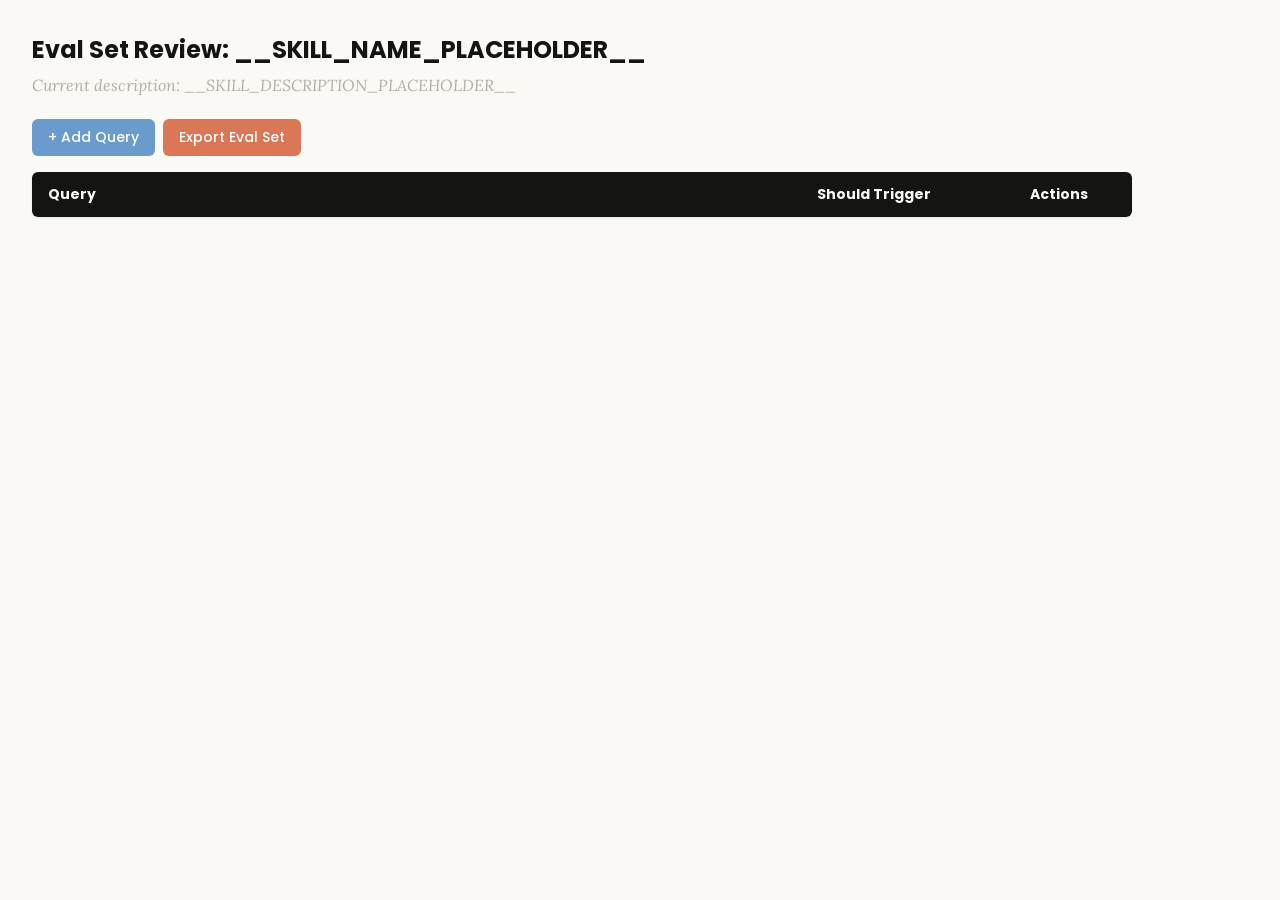
<file: .claude/skills/skill-creator/assets/eval_review.html>
<!DOCTYPE html>
<html lang="en">
<head>
  <meta charset="UTF-8">
  <meta name="viewport" content="width=device-width, initial-scale=1.0">
  <title>Eval Set Review - __SKILL_NAME_PLACEHOLDER__</title>
  <link rel="preconnect" href="https://fonts.googleapis.com">
  <link rel="preconnect" href="https://fonts.gstatic.com" crossorigin>
  <link href="https://fonts.googleapis.com/css2?family=Poppins:wght@500;600&family=Lora:wght@400;500&display=swap" rel="stylesheet">
  <style>
    * { box-sizing: border-box; margin: 0; padding: 0; }
    body { font-family: 'Lora', Georgia, serif; background: #faf9f5; padding: 2rem; color: #141413; }
    h1 { font-family: 'Poppins', sans-serif; margin-bottom: 0.5rem; font-size: 1.5rem; }
    .description { color: #b0aea5; margin-bottom: 1.5rem; font-style: italic; max-width: 900px; }
    .controls { margin-bottom: 1rem; display: flex; gap: 0.5rem; }
    .btn { font-family: 'Poppins', sans-serif; padding: 0.5rem 1rem; border: none; border-radius: 6px; cursor: pointer; font-size: 0.875rem; font-weight: 500; }
    .btn-add { background: #6a9bcc; color: white; }
    .btn-add:hover { background: #5889b8; }
    .btn-export { background: #d97757; color: white; }
    .btn-export:hover { background: #c4613f; }
    table { width: 100%; max-width: 1100px; border-collapse: collapse; background: white; border-radius: 6px; overflow: hidden; box-shadow: 0 1px 3px rgba(0,0,0,0.08); }
    th { font-family: 'Poppins', sans-serif; background: #141413; color: #faf9f5; padding: 0.75rem 1rem; text-align: left; font-size: 0.875rem; }
    td { padding: 0.75rem 1rem; border-bottom: 1px solid #e8e6dc; vertical-align: top; }
    tr:nth-child(even) td { background: #faf9f5; }
    tr:hover td { background: #f3f1ea; }
    .section-header td { background: #e8e6dc; font-family: 'Poppins', sans-serif; font-weight: 500; font-size: 0.8rem; color: #141413; text-transform: uppercase; letter-spacing: 0.05em; }
    .query-input { width: 100%; padding: 0.4rem; border: 1px solid #e8e6dc; border-radius: 4px; font-size: 0.875rem; font-family: 'Lora', Georgia, serif; resize: vertical; min-height: 60px; }
    .query-input:focus { outline: none; border-color: #d97757; box-shadow: 0 0 0 2px rgba(217,119,87,0.15); }
    .toggle { position: relative; display: inline-block; width: 44px; height: 24px; }
    .toggle input { opacity: 0; width: 0; height: 0; }
    .toggle .slider { position: absolute; inset: 0; background: #b0aea5; border-radius: 24px; cursor: pointer; transition: 0.2s; }
    .toggle .slider::before { content: ""; position: absolute; width: 18px; height: 18px; left: 3px; bottom: 3px; background: white; border-radius: 50%; transition: 0.2s; }
    .toggle input:checked + .slider { background: #d97757; }
    .toggle input:checked + .slider::before { transform: translateX(20px); }
    .btn-delete { background: #c44; color: white; padding: 0.3rem 0.6rem; border: none; border-radius: 4px; cursor: pointer; font-size: 0.75rem; font-family: 'Poppins', sans-serif; }
    .btn-delete:hover { background: #a33; }
    .summary { margin-top: 1rem; color: #b0aea5; font-size: 0.875rem; }
  </style>
</head>
<body>
  <h1>Eval Set Review: <span id="skill-name">__SKILL_NAME_PLACEHOLDER__</span></h1>
  <p class="description">Current description: <span id="skill-desc">__SKILL_DESCRIPTION_PLACEHOLDER__</span></p>

  <div class="controls">
    <button class="btn btn-add" onclick="addRow()">+ Add Query</button>
    <button class="btn btn-export" onclick="exportEvalSet()">Export Eval Set</button>
  </div>

  <table>
    <thead>
      <tr>
        <th style="width:65%">Query</th>
        <th style="width:18%">Should Trigger</th>
        <th style="width:10%">Actions</th>
      </tr>
    </thead>
    <tbody id="eval-body"></tbody>
  </table>

  <p class="summary" id="summary"></p>

  <script>
    const EVAL_DATA = __EVAL_DATA_PLACEHOLDER__;

    let evalItems = [...EVAL_DATA];

    function render() {
      const tbody = document.getElementById('eval-body');
      tbody.innerHTML = '';

      // Sort: should-trigger first, then should-not-trigger
      const sorted = evalItems
        .map((item, origIdx) => ({ ...item, origIdx }))
        .sort((a, b) => (b.should_trigger ? 1 : 0) - (a.should_trigger ? 1 : 0));

      let lastGroup = null;
      sorted.forEach(item => {
        const group = item.should_trigger ? 'trigger' : 'no-trigger';
        if (group !== lastGroup) {
          const headerRow = document.createElement('tr');
          headerRow.className = 'section-header';
          headerRow.innerHTML = `<td colspan="3">${item.should_trigger ? 'Should Trigger' : 'Should NOT Trigger'}</td>`;
          tbody.appendChild(headerRow);
          lastGroup = group;
        }

        const idx = item.origIdx;
        const tr = document.createElement('tr');
        tr.innerHTML = `
          <td><textarea class="query-input" onchange="updateQuery(${idx}, this.value)">${escapeHtml(item.query)}</textarea></td>
          <td>
            <label class="toggle">
              <input type="checkbox" ${item.should_trigger ? 'checked' : ''} onchange="updateTrigger(${idx}, this.checked)">
              <span class="slider"></span>
            </label>
            <span style="margin-left:8px;font-size:0.8rem;color:#b0aea5">${item.should_trigger ? 'Yes' : 'No'}</span>
          </td>
          <td><button class="btn-delete" onclick="deleteRow(${idx})">Delete</button></td>
        `;
        tbody.appendChild(tr);
      });
      updateSummary();
    }

    function escapeHtml(text) {
      const div = document.createElement('div');
      div.textContent = text;
      return div.innerHTML;
    }

    function updateQuery(idx, value) { evalItems[idx].query = value; updateSummary(); }
    function updateTrigger(idx, value) { evalItems[idx].should_trigger = value; render(); }
    function deleteRow(idx) { evalItems.splice(idx, 1); render(); }

    function addRow() {
      evalItems.push({ query: '', should_trigger: true });
      render();
      const inputs = document.querySelectorAll('.query-input');
      inputs[inputs.length - 1].focus();
    }

    function updateSummary() {
      const trigger = evalItems.filter(i => i.should_trigger).length;
      const noTrigger = evalItems.filter(i => !i.should_trigger).length;
      document.getElementById('summary').textContent =
        `${evalItems.length} queries total: ${trigger} should trigger, ${noTrigger} should not trigger`;
    }

    function exportEvalSet() {
      const valid = evalItems.filter(i => i.query.trim() !== '');
      const data = valid.map(i => ({ query: i.query.trim(), should_trigger: i.should_trigger }));
      const blob = new Blob([JSON.stringify(data, null, 2)], { type: 'application/json' });
      const url = URL.createObjectURL(blob);
      const a = document.createElement('a');
      a.href = url;
      a.download = 'eval_set.json';
      document.body.appendChild(a);
      a.click();
      document.body.removeChild(a);
      URL.revokeObjectURL(url);
    }

    render();
  </script>
</body>
</html>
</file>
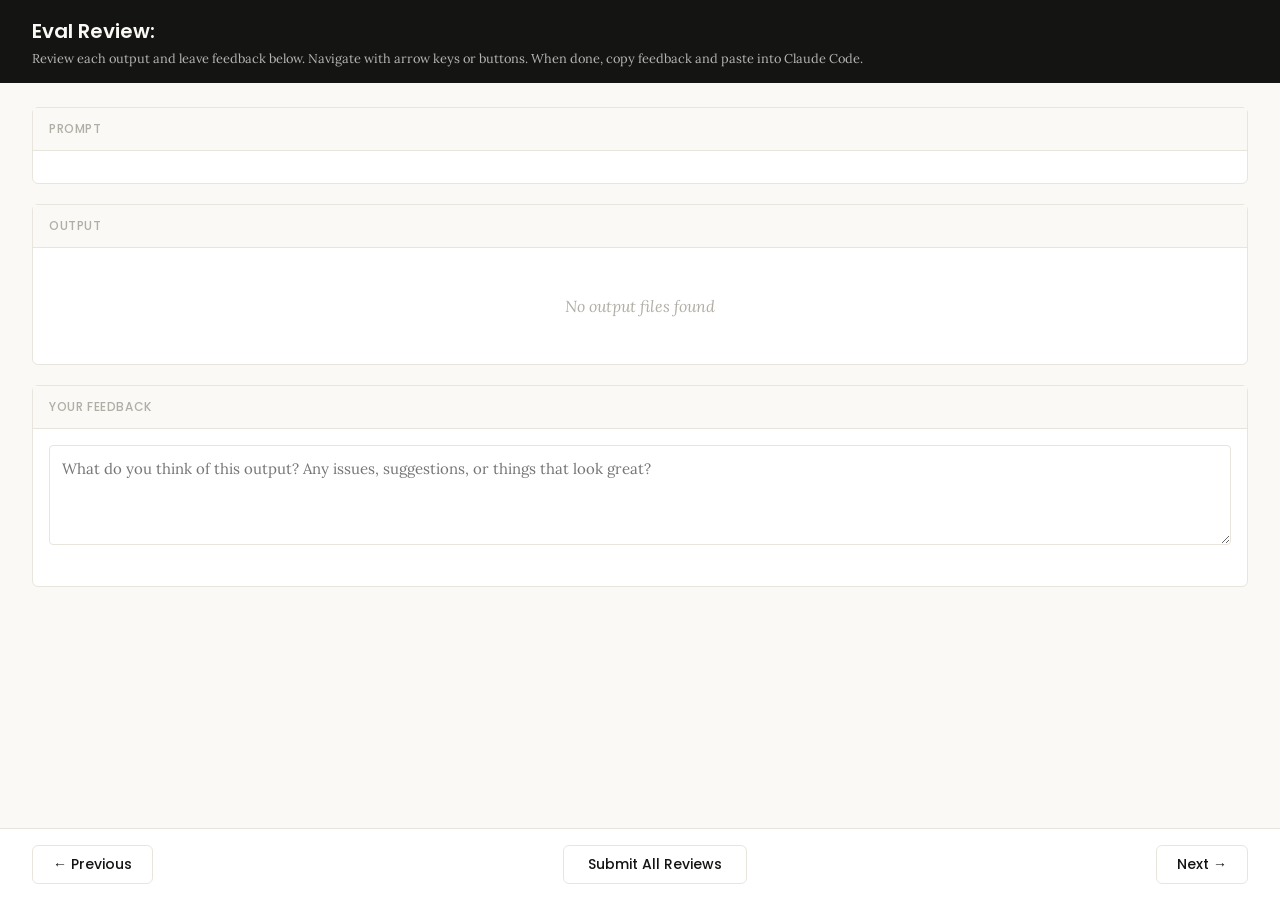
<file: .claude/skills/skill-creator/eval-viewer/viewer.html>
<!DOCTYPE html>
<html lang="en">
<head>
  <meta charset="UTF-8">
  <meta name="viewport" content="width=device-width, initial-scale=1.0">
  <title>Eval Review</title>
  <link rel="preconnect" href="https://fonts.googleapis.com">
  <link rel="preconnect" href="https://fonts.gstatic.com" crossorigin>
  <link href="https://fonts.googleapis.com/css2?family=Poppins:wght@500;600&family=Lora:wght@400;500&display=swap" rel="stylesheet">
  <script src="https://cdn.sheetjs.com/xlsx-0.20.3/package/dist/xlsx.full.min.js" integrity="sha384-EnyY0/GSHQGSxSgMwaIPzSESbqoOLSexfnSMN2AP+39Ckmn92stwABZynq1JyzdT" crossorigin="anonymous"></script>
  <style>
    :root {
      --bg: #faf9f5;
      --surface: #ffffff;
      --border: #e8e6dc;
      --text: #141413;
      --text-muted: #b0aea5;
      --accent: #d97757;
      --accent-hover: #c4613f;
      --green: #788c5d;
      --green-bg: #eef2e8;
      --red: #c44;
      --red-bg: #fceaea;
      --header-bg: #141413;
      --header-text: #faf9f5;
      --radius: 6px;
    }

    * { box-sizing: border-box; margin: 0; padding: 0; }

    body {
      font-family: 'Lora', Georgia, serif;
      background: var(--bg);
      color: var(--text);
      height: 100vh;
      display: flex;
      flex-direction: column;
    }

    /* ---- Header ---- */
    .header {
      background: var(--header-bg);
      color: var(--header-text);
      padding: 1rem 2rem;
      display: flex;
      justify-content: space-between;
      align-items: center;
      flex-shrink: 0;
    }
    .header h1 {
      font-family: 'Poppins', sans-serif;
      font-size: 1.25rem;
      font-weight: 600;
    }
    .header .instructions {
      font-size: 0.8rem;
      opacity: 0.7;
      margin-top: 0.25rem;
    }
    .header .progress {
      font-size: 0.875rem;
      opacity: 0.8;
      text-align: right;
    }

    /* ---- Main content ---- */
    .main {
      flex: 1;
      overflow-y: auto;
      padding: 1.5rem 2rem;
      display: flex;
      flex-direction: column;
      gap: 1.25rem;
    }

    /* ---- Sections ---- */
    .section {
      background: var(--surface);
      border: 1px solid var(--border);
      border-radius: var(--radius);
      flex-shrink: 0;
    }
    .section-header {
      font-family: 'Poppins', sans-serif;
      padding: 0.75rem 1rem;
      font-size: 0.75rem;
      font-weight: 500;
      text-transform: uppercase;
      letter-spacing: 0.05em;
      color: var(--text-muted);
      border-bottom: 1px solid var(--border);
      background: var(--bg);
    }
    .section-body {
      padding: 1rem;
    }

    /* ---- Config badge ---- */
    .config-badge {
      display: inline-block;
      padding: 0.2rem 0.625rem;
      border-radius: 9999px;
      font-family: 'Poppins', sans-serif;
      font-size: 0.6875rem;
      font-weight: 600;
      text-transform: uppercase;
      letter-spacing: 0.03em;
      margin-left: 0.75rem;
      vertical-align: middle;
    }
    .config-badge.config-primary {
      background: rgba(33, 150, 243, 0.12);
      color: #1976d2;
    }
    .config-badge.config-baseline {
      background: rgba(255, 193, 7, 0.15);
      color: #f57f17;
    }

    /* ---- Prompt ---- */
    .prompt-text {
      white-space: pre-wrap;
      font-size: 0.9375rem;
      line-height: 1.6;
    }

    /* ---- Outputs ---- */
    .output-file {
      border: 1px solid var(--border);
      border-radius: var(--radius);
      overflow: hidden;
    }
    .output-file + .output-file {
      margin-top: 1rem;
    }
    .output-file-header {
      padding: 0.5rem 0.75rem;
      font-size: 0.8rem;
      font-weight: 600;
      color: var(--text-muted);
      background: var(--bg);
      border-bottom: 1px solid var(--border);
      font-family: 'SF Mono', SFMono-Regular, Consolas, 'Liberation Mono', Menlo, monospace;
      display: flex;
      justify-content: space-between;
      align-items: center;
    }
    .output-file-header .dl-btn {
      font-size: 0.7rem;
      color: var(--accent);
      text-decoration: none;
      cursor: pointer;
      font-family: -apple-system, BlinkMacSystemFont, 'Segoe UI', sans-serif;
      font-weight: 500;
      opacity: 0.8;
    }
    .output-file-header .dl-btn:hover {
      opacity: 1;
      text-decoration: underline;
    }
    .output-file-content {
      padding: 0.75rem;
      overflow-x: auto;
    }
    .output-file-content pre {
      font-size: 0.8125rem;
      line-height: 1.5;
      white-space: pre-wrap;
      word-break: break-word;
      font-family: 'SF Mono', SFMono-Regular, Consolas, 'Liberation Mono', Menlo, monospace;
    }
    .output-file-content img {
      max-width: 100%;
      height: auto;
      border-radius: 4px;
    }
    .output-file-content iframe {
      width: 100%;
      height: 600px;
      border: none;
    }
    .output-file-content table {
      border-collapse: collapse;
      font-size: 0.8125rem;
      width: 100%;
    }
    .output-file-content table td,
    .output-file-content table th {
      border: 1px solid var(--border);
      padding: 0.375rem 0.5rem;
      text-align: left;
    }
    .output-file-content table th {
      background: var(--bg);
      font-weight: 600;
    }
    .output-file-content .download-link {
      display: inline-flex;
      align-items: center;
      gap: 0.5rem;
      padding: 0.5rem 1rem;
      background: var(--bg);
      border: 1px solid var(--border);
      border-radius: 4px;
      color: var(--accent);
      text-decoration: none;
      font-size: 0.875rem;
      cursor: pointer;
    }
    .output-file-content .download-link:hover {
      background: var(--border);
    }
    .empty-state {
      color: var(--text-muted);
      font-style: italic;
      padding: 2rem;
      text-align: center;
    }

    /* ---- Feedback ---- */
    .prev-feedback {
      background: var(--bg);
      border: 1px solid var(--border);
      border-radius: 4px;
      padding: 0.625rem 0.75rem;
      margin-top: 0.75rem;
      font-size: 0.8125rem;
      color: var(--text-muted);
      line-height: 1.5;
    }
    .prev-feedback-label {
      font-size: 0.7rem;
      font-weight: 600;
      text-transform: uppercase;
      letter-spacing: 0.04em;
      margin-bottom: 0.25rem;
      color: var(--text-muted);
    }
    .feedback-textarea {
      width: 100%;
      min-height: 100px;
      padding: 0.75rem;
      border: 1px solid var(--border);
      border-radius: 4px;
      font-family: inherit;
      font-size: 0.9375rem;
      line-height: 1.5;
      resize: vertical;
      color: var(--text);
    }
    .feedback-textarea:focus {
      outline: none;
      border-color: var(--accent);
      box-shadow: 0 0 0 3px rgba(37, 99, 235, 0.1);
    }
    .feedback-status {
      font-size: 0.75rem;
      color: var(--text-muted);
      margin-top: 0.5rem;
      min-height: 1.1em;
    }

    /* ---- Grades (collapsible) ---- */
    .grades-toggle {
      display: flex;
      align-items: center;
      cursor: pointer;
      user-select: none;
    }
    .grades-toggle:hover {
      color: var(--accent);
    }
    .grades-toggle .arrow {
      margin-right: 0.5rem;
      transition: transform 0.15s;
      font-size: 0.75rem;
    }
    .grades-toggle .arrow.open {
      transform: rotate(90deg);
    }
    .grades-content {
      display: none;
      margin-top: 0.75rem;
    }
    .grades-content.open {
      display: block;
    }
    .grades-summary {
      font-size: 0.875rem;
      margin-bottom: 0.75rem;
      display: flex;
      align-items: center;
      gap: 0.5rem;
    }
    .grade-badge {
      display: inline-block;
      padding: 0.125rem 0.5rem;
      border-radius: 9999px;
      font-size: 0.75rem;
      font-weight: 600;
    }
    .grade-pass { background: var(--green-bg); color: var(--green); }
    .grade-fail { background: var(--red-bg); color: var(--red); }
    .assertion-list {
      list-style: none;
    }
    .assertion-item {
      padding: 0.625rem 0;
      border-bottom: 1px solid var(--border);
      font-size: 0.8125rem;
    }
    .assertion-item:last-child { border-bottom: none; }
    .assertion-status {
      font-weight: 600;
      margin-right: 0.5rem;
    }
    .assertion-status.pass { color: var(--green); }
    .assertion-status.fail { color: var(--red); }
    .assertion-evidence {
      color: var(--text-muted);
      font-size: 0.75rem;
      margin-top: 0.25rem;
      padding-left: 1.5rem;
    }

    /* ---- View tabs ---- */
    .view-tabs {
      display: flex;
      gap: 0;
      padding: 0 2rem;
      background: var(--bg);
      border-bottom: 1px solid var(--border);
      flex-shrink: 0;
    }
    .view-tab {
      font-family: 'Poppins', sans-serif;
      padding: 0.625rem 1.25rem;
      font-size: 0.8125rem;
      font-weight: 500;
      cursor: pointer;
      border: none;
      background: none;
      color: var(--text-muted);
      border-bottom: 2px solid transparent;
      transition: all 0.15s;
    }
    .view-tab:hover { color: var(--text); }
    .view-tab.active {
      color: var(--accent);
      border-bottom-color: var(--accent);
    }
    .view-panel { display: none; }
    .view-panel.active { display: flex; flex-direction: column; flex: 1; overflow: hidden; }

    /* ---- Benchmark view ---- */
    .benchmark-view {
      padding: 1.5rem 2rem;
      overflow-y: auto;
      flex: 1;
    }
    .benchmark-table {
      border-collapse: collapse;
      background: var(--surface);
      border: 1px solid var(--border);
      border-radius: var(--radius);
      font-size: 0.8125rem;
      width: 100%;
      margin-bottom: 1.5rem;
    }
    .benchmark-table th, .benchmark-table td {
      padding: 0.625rem 0.75rem;
      text-align: left;
      border: 1px solid var(--border);
    }
    .benchmark-table th {
      font-family: 'Poppins', sans-serif;
      background: var(--header-bg);
      color: var(--header-text);
      font-weight: 500;
      font-size: 0.75rem;
      text-transform: uppercase;
      letter-spacing: 0.04em;
    }
    .benchmark-table tr:hover { background: var(--bg); }
    .benchmark-table tr.benchmark-row-with { background: rgba(33, 150, 243, 0.06); }
    .benchmark-table tr.benchmark-row-without { background: rgba(255, 193, 7, 0.06); }
    .benchmark-table tr.benchmark-row-with:hover { background: rgba(33, 150, 243, 0.12); }
    .benchmark-table tr.benchmark-row-without:hover { background: rgba(255, 193, 7, 0.12); }
    .benchmark-table tr.benchmark-row-avg { font-weight: 600; border-top: 2px solid var(--border); }
    .benchmark-table tr.benchmark-row-avg.benchmark-row-with { background: rgba(33, 150, 243, 0.12); }
    .benchmark-table tr.benchmark-row-avg.benchmark-row-without { background: rgba(255, 193, 7, 0.12); }
    .benchmark-delta-positive { color: var(--green); font-weight: 600; }
    .benchmark-delta-negative { color: var(--red); font-weight: 600; }
    .benchmark-notes {
      background: var(--surface);
      border: 1px solid var(--border);
      border-radius: var(--radius);
      padding: 1rem;
    }
    .benchmark-notes h3 {
      font-family: 'Poppins', sans-serif;
      font-size: 0.875rem;
      margin-bottom: 0.75rem;
    }
    .benchmark-notes ul {
      list-style: disc;
      padding-left: 1.25rem;
    }
    .benchmark-notes li {
      font-size: 0.8125rem;
      line-height: 1.6;
      margin-bottom: 0.375rem;
    }
    .benchmark-empty {
      color: var(--text-muted);
      font-style: italic;
      text-align: center;
      padding: 3rem;
    }

    /* ---- Navigation ---- */
    .nav {
      display: flex;
      justify-content: space-between;
      align-items: center;
      padding: 1rem 2rem;
      border-top: 1px solid var(--border);
      background: var(--surface);
      flex-shrink: 0;
    }
    .nav-btn {
      font-family: 'Poppins', sans-serif;
      padding: 0.5rem 1.25rem;
      border: 1px solid var(--border);
      border-radius: var(--radius);
      background: var(--surface);
      cursor: pointer;
      font-size: 0.875rem;
      font-weight: 500;
      color: var(--text);
      transition: all 0.15s;
    }
    .nav-btn:hover:not(:disabled) {
      background: var(--bg);
      border-color: var(--text-muted);
    }
    .nav-btn:disabled {
      opacity: 0.4;
      cursor: not-allowed;
    }
    .done-btn {
      font-family: 'Poppins', sans-serif;
      padding: 0.5rem 1.5rem;
      border: 1px solid var(--border);
      border-radius: var(--radius);
      background: var(--surface);
      color: var(--text);
      cursor: pointer;
      font-size: 0.875rem;
      font-weight: 500;
      transition: all 0.15s;
    }
    .done-btn:hover {
      background: var(--bg);
      border-color: var(--text-muted);
    }
    .done-btn.ready {
      border: none;
      background: var(--accent);
      color: white;
      font-weight: 600;
    }
    .done-btn.ready:hover {
      background: var(--accent-hover);
    }
    /* ---- Done overlay ---- */
    .done-overlay {
      display: none;
      position: fixed;
      inset: 0;
      background: rgba(0, 0, 0, 0.5);
      z-index: 100;
      justify-content: center;
      align-items: center;
    }
    .done-overlay.visible {
      display: flex;
    }
    .done-card {
      background: var(--surface);
      border-radius: 12px;
      padding: 2rem 3rem;
      text-align: center;
      box-shadow: 0 20px 60px rgba(0, 0, 0, 0.3);
      max-width: 500px;
    }
    .done-card h2 {
      font-size: 1.5rem;
      margin-bottom: 0.5rem;
    }
    .done-card p {
      color: var(--text-muted);
      margin-bottom: 1.5rem;
      line-height: 1.5;
    }
    .done-card .btn-row {
      display: flex;
      gap: 0.5rem;
      justify-content: center;
    }
    .done-card button {
      padding: 0.5rem 1.25rem;
      border: 1px solid var(--border);
      border-radius: var(--radius);
      background: var(--surface);
      cursor: pointer;
      font-size: 0.875rem;
    }
    .done-card button:hover {
      background: var(--bg);
    }
    /* ---- Toast ---- */
    .toast {
      position: fixed;
      bottom: 5rem;
      left: 50%;
      transform: translateX(-50%);
      background: var(--header-bg);
      color: var(--header-text);
      padding: 0.625rem 1.25rem;
      border-radius: var(--radius);
      font-size: 0.875rem;
      opacity: 0;
      transition: opacity 0.3s;
      pointer-events: none;
      z-index: 200;
    }
    .toast.visible {
      opacity: 1;
    }
  </style>
</head>
<body>
  <div id="app" style="height:100vh; display:flex; flex-direction:column;">
    <div class="header">
      <div>
        <h1>Eval Review: <span id="skill-name"></span></h1>
        <div class="instructions">Review each output and leave feedback below. Navigate with arrow keys or buttons. When done, copy feedback and paste into Claude Code.</div>
      </div>
      <div class="progress" id="progress"></div>
    </div>

    <!-- View tabs (only shown when benchmark data exists) -->
    <div class="view-tabs" id="view-tabs" style="display:none;">
      <button class="view-tab active" onclick="switchView('outputs')">Outputs</button>
      <button class="view-tab" onclick="switchView('benchmark')">Benchmark</button>
    </div>

    <!-- Outputs panel (qualitative review) -->
    <div class="view-panel active" id="panel-outputs">
    <div class="main">
      <!-- Prompt -->
      <div class="section">
        <div class="section-header">Prompt <span class="config-badge" id="config-badge" style="display:none;"></span></div>
        <div class="section-body">
          <div class="prompt-text" id="prompt-text"></div>
        </div>
      </div>

      <!-- Outputs -->
      <div class="section">
        <div class="section-header">Output</div>
        <div class="section-body" id="outputs-body">
          <div class="empty-state">No output files found</div>
        </div>
      </div>

      <!-- Previous Output (collapsible) -->
      <div class="section" id="prev-outputs-section" style="display:none;">
        <div class="section-header">
          <div class="grades-toggle" onclick="togglePrevOutputs()">
            <span class="arrow" id="prev-outputs-arrow">&#9654;</span>
            Previous Output
          </div>
        </div>
        <div class="grades-content" id="prev-outputs-content"></div>
      </div>

      <!-- Grades (collapsible) -->
      <div class="section" id="grades-section" style="display:none;">
        <div class="section-header">
          <div class="grades-toggle" onclick="toggleGrades()">
            <span class="arrow" id="grades-arrow">&#9654;</span>
            Formal Grades
          </div>
        </div>
        <div class="grades-content" id="grades-content"></div>
      </div>

      <!-- Feedback -->
      <div class="section">
        <div class="section-header">Your Feedback</div>
        <div class="section-body">
          <textarea
            class="feedback-textarea"
            id="feedback"
            placeholder="What do you think of this output? Any issues, suggestions, or things that look great?"
          ></textarea>
          <div class="feedback-status" id="feedback-status"></div>
          <div class="prev-feedback" id="prev-feedback" style="display:none;">
            <div class="prev-feedback-label">Previous feedback</div>
            <div id="prev-feedback-text"></div>
          </div>
        </div>
      </div>
    </div>

    <div class="nav" id="outputs-nav">
      <button class="nav-btn" id="prev-btn" onclick="navigate(-1)">&#8592; Previous</button>
      <button class="done-btn" id="done-btn" onclick="showDoneDialog()">Submit All Reviews</button>
      <button class="nav-btn" id="next-btn" onclick="navigate(1)">Next &#8594;</button>
    </div>
    </div><!-- end panel-outputs -->

    <!-- Benchmark panel (quantitative stats) -->
    <div class="view-panel" id="panel-benchmark">
      <div class="benchmark-view" id="benchmark-content">
        <div class="benchmark-empty">No benchmark data available. Run a benchmark to see quantitative results here.</div>
      </div>
    </div>
  </div>

  <!-- Done overlay -->
  <div class="done-overlay" id="done-overlay">
    <div class="done-card">
      <h2>Review Complete</h2>
      <p>Your feedback has been saved. Go back to your Claude Code session and tell Claude you're done reviewing.</p>
      <div class="btn-row">
        <button onclick="closeDoneDialog()">OK</button>
      </div>
    </div>
  </div>

  <!-- Toast -->
  <div class="toast" id="toast"></div>

  <script>
    // ---- Embedded data (injected by generate_review.py) ----
    /*__EMBEDDED_DATA__*/

    // ---- State ----
    let feedbackMap = {};  // run_id -> feedback text
    let currentIndex = 0;
    let visitedRuns = new Set();

    // ---- Init ----
    async function init() {
      // Load saved feedback from server — but only if this isn't a fresh
      // iteration (indicated by previous_feedback being present). When
      // previous feedback exists, the feedback.json on disk is stale from
      // the prior iteration and should not pre-fill the textareas.
      const hasPrevious = Object.keys(EMBEDDED_DATA.previous_feedback || {}).length > 0
        || Object.keys(EMBEDDED_DATA.previous_outputs || {}).length > 0;
      if (!hasPrevious) {
        try {
          const resp = await fetch("/api/feedback");
          const data = await resp.json();
          if (data.reviews) {
            for (const r of data.reviews) feedbackMap[r.run_id] = r.feedback;
          }
        } catch { /* first run, no feedback yet */ }
      }

      document.getElementById("skill-name").textContent = EMBEDDED_DATA.skill_name;
      showRun(0);

      // Wire up feedback auto-save
      const textarea = document.getElementById("feedback");
      let saveTimeout = null;
      textarea.addEventListener("input", () => {
        clearTimeout(saveTimeout);
        document.getElementById("feedback-status").textContent = "";
        saveTimeout = setTimeout(() => saveCurrentFeedback(), 800);
      });
    }

    // ---- Navigation ----
    function navigate(delta) {
      const newIndex = currentIndex + delta;
      if (newIndex >= 0 && newIndex < EMBEDDED_DATA.runs.length) {
        saveCurrentFeedback();
        showRun(newIndex);
      }
    }

    function updateNavButtons() {
      document.getElementById("prev-btn").disabled = currentIndex === 0;
      document.getElementById("next-btn").disabled =
        currentIndex === EMBEDDED_DATA.runs.length - 1;
    }

    // ---- Show a run ----
    function showRun(index) {
      currentIndex = index;
      const run = EMBEDDED_DATA.runs[index];

      // Progress
      document.getElementById("progress").textContent =
        `${index + 1} of ${EMBEDDED_DATA.runs.length}`;

      // Prompt
      document.getElementById("prompt-text").textContent = run.prompt;

      // Config badge
      const badge = document.getElementById("config-badge");
      const configMatch = run.id.match(/(with_skill|without_skill|new_skill|old_skill)/);
      if (configMatch) {
        const config = configMatch[1];
        const isBaseline = config === "without_skill" || config === "old_skill";
        badge.textContent = config.replace(/_/g, " ");
        badge.className = "config-badge " + (isBaseline ? "config-baseline" : "config-primary");
        badge.style.display = "inline-block";
      } else {
        badge.style.display = "none";
      }

      // Outputs
      renderOutputs(run);

      // Previous outputs
      renderPrevOutputs(run);

      // Grades
      renderGrades(run);

      // Previous feedback
      const prevFb = (EMBEDDED_DATA.previous_feedback || {})[run.id];
      const prevEl = document.getElementById("prev-feedback");
      if (prevFb) {
        document.getElementById("prev-feedback-text").textContent = prevFb;
        prevEl.style.display = "block";
      } else {
        prevEl.style.display = "none";
      }

      // Feedback
      document.getElementById("feedback").value = feedbackMap[run.id] || "";
      document.getElementById("feedback-status").textContent = "";

      updateNavButtons();

      // Track visited runs and promote done button when all visited
      visitedRuns.add(index);
      const doneBtn = document.getElementById("done-btn");
      if (visitedRuns.size >= EMBEDDED_DATA.runs.length) {
        doneBtn.classList.add("ready");
      }

      // Scroll main content to top
      document.querySelector(".main").scrollTop = 0;
    }

    // ---- Render outputs ----
    function renderOutputs(run) {
      const container = document.getElementById("outputs-body");
      container.innerHTML = "";

      const outputs = run.outputs || [];
      if (outputs.length === 0) {
        container.innerHTML = '<div class="empty-state">No output files</div>';
        return;
      }

      for (const file of outputs) {
        const fileDiv = document.createElement("div");
        fileDiv.className = "output-file";

        // Always show file header with download link
        const header = document.createElement("div");
        header.className = "output-file-header";
        const nameSpan = document.createElement("span");
        nameSpan.textContent = file.name;
        header.appendChild(nameSpan);
        const dlBtn = document.createElement("a");
        dlBtn.className = "dl-btn";
        dlBtn.textContent = "Download";
        dlBtn.download = file.name;
        dlBtn.href = getDownloadUri(file);
        header.appendChild(dlBtn);
        fileDiv.appendChild(header);

        const content = document.createElement("div");
        content.className = "output-file-content";

        if (file.type === "text") {
          const pre = document.createElement("pre");
          pre.textContent = file.content;
          content.appendChild(pre);
        } else if (file.type === "image") {
          const img = document.createElement("img");
          img.src = file.data_uri;
          img.alt = file.name;
          content.appendChild(img);
        } else if (file.type === "pdf") {
          const iframe = document.createElement("iframe");
          iframe.src = file.data_uri;
          content.appendChild(iframe);
        } else if (file.type === "xlsx") {
          renderXlsx(content, file.data_b64);
        } else if (file.type === "binary") {
          const a = document.createElement("a");
          a.className = "download-link";
          a.href = file.data_uri;
          a.download = file.name;
          a.textContent = "Download " + file.name;
          content.appendChild(a);
        } else if (file.type === "error") {
          const pre = document.createElement("pre");
          pre.textContent = file.content;
          pre.style.color = "var(--red)";
          content.appendChild(pre);
        }

        fileDiv.appendChild(content);
        container.appendChild(fileDiv);
      }
    }

    // ---- XLSX rendering via SheetJS ----
    function renderXlsx(container, b64Data) {
      try {
        const raw = Uint8Array.from(atob(b64Data), c => c.charCodeAt(0));
        const wb = XLSX.read(raw, { type: "array" });

        for (let i = 0; i < wb.SheetNames.length; i++) {
          const sheetName = wb.SheetNames[i];
          const ws = wb.Sheets[sheetName];

          if (wb.SheetNames.length > 1) {
            const sheetLabel = document.createElement("div");
            sheetLabel.style.cssText =
              "font-weight:600; font-size:0.8rem; color:#b0aea5; margin-top:0.5rem; margin-bottom:0.25rem;";
            sheetLabel.textContent = "Sheet: " + sheetName;
            container.appendChild(sheetLabel);
          }

          const htmlStr = XLSX.utils.sheet_to_html(ws, { editable: false });
          const wrapper = document.createElement("div");
          wrapper.innerHTML = htmlStr;
          container.appendChild(wrapper);
        }
      } catch (err) {
        container.textContent = "Error rendering spreadsheet: " + err.message;
      }
    }

    // ---- Grades ----
    function renderGrades(run) {
      const section = document.getElementById("grades-section");
      const content = document.getElementById("grades-content");

      if (!run.grading) {
        section.style.display = "none";
        return;
      }

      const grading = run.grading;
      section.style.display = "block";
      // Reset to collapsed
      content.classList.remove("open");
      document.getElementById("grades-arrow").classList.remove("open");

      const summary = grading.summary || {};
      const expectations = grading.expectations || [];

      let html = '<div style="padding: 1rem;">';

      // Summary line
      const passRate = summary.pass_rate != null
        ? Math.round(summary.pass_rate * 100) + "%"
        : "?";
      const badgeClass = summary.pass_rate >= 0.8 ? "grade-pass" : summary.pass_rate >= 0.5 ? "" : "grade-fail";
      html += '<div class="grades-summary">';
      html += '<span class="grade-badge ' + badgeClass + '">' + passRate + '</span>';
      html += '<span>' + (summary.passed || 0) + ' passed, ' + (summary.failed || 0) + ' failed of ' + (summary.total || 0) + '</span>';
      html += '</div>';

      // Assertions list
      html += '<ul class="assertion-list">';
      for (const exp of expectations) {
        const statusClass = exp.passed ? "pass" : "fail";
        const statusIcon = exp.passed ? "\u2713" : "\u2717";
        html += '<li class="assertion-item">';
        html += '<span class="assertion-status ' + statusClass + '">' + statusIcon + '</span>';
        html += '<span>' + escapeHtml(exp.text) + '</span>';
        if (exp.evidence) {
          html += '<div class="assertion-evidence">' + escapeHtml(exp.evidence) + '</div>';
        }
        html += '</li>';
      }
      html += '</ul>';

      html += '</div>';
      content.innerHTML = html;
    }

    function toggleGrades() {
      const content = document.getElementById("grades-content");
      const arrow = document.getElementById("grades-arrow");
      content.classList.toggle("open");
      arrow.classList.toggle("open");
    }

    // ---- Previous outputs (collapsible) ----
    function renderPrevOutputs(run) {
      const section = document.getElementById("prev-outputs-section");
      const content = document.getElementById("prev-outputs-content");
      const prevOutputs = (EMBEDDED_DATA.previous_outputs || {})[run.id];

      if (!prevOutputs || prevOutputs.length === 0) {
        section.style.display = "none";
        return;
      }

      section.style.display = "block";
      // Reset to collapsed
      content.classList.remove("open");
      document.getElementById("prev-outputs-arrow").classList.remove("open");

      // Render the files into the content area
      content.innerHTML = "";
      const wrapper = document.createElement("div");
      wrapper.style.padding = "1rem";

      for (const file of prevOutputs) {
        const fileDiv = document.createElement("div");
        fileDiv.className = "output-file";

        const header = document.createElement("div");
        header.className = "output-file-header";
        const nameSpan = document.createElement("span");
        nameSpan.textContent = file.name;
        header.appendChild(nameSpan);
        const dlBtn = document.createElement("a");
        dlBtn.className = "dl-btn";
        dlBtn.textContent = "Download";
        dlBtn.download = file.name;
        dlBtn.href = getDownloadUri(file);
        header.appendChild(dlBtn);
        fileDiv.appendChild(header);

        const fc = document.createElement("div");
        fc.className = "output-file-content";

        if (file.type === "text") {
          const pre = document.createElement("pre");
          pre.textContent = file.content;
          fc.appendChild(pre);
        } else if (file.type === "image") {
          const img = document.createElement("img");
          img.src = file.data_uri;
          img.alt = file.name;
          fc.appendChild(img);
        } else if (file.type === "pdf") {
          const iframe = document.createElement("iframe");
          iframe.src = file.data_uri;
          fc.appendChild(iframe);
        } else if (file.type === "xlsx") {
          renderXlsx(fc, file.data_b64);
        } else if (file.type === "binary") {
          const a = document.createElement("a");
          a.className = "download-link";
          a.href = file.data_uri;
          a.download = file.name;
          a.textContent = "Download " + file.name;
          fc.appendChild(a);
        }

        fileDiv.appendChild(fc);
        wrapper.appendChild(fileDiv);
      }

      content.appendChild(wrapper);
    }

    function togglePrevOutputs() {
      const content = document.getElementById("prev-outputs-content");
      const arrow = document.getElementById("prev-outputs-arrow");
      content.classList.toggle("open");
      arrow.classList.toggle("open");
    }

    // ---- Feedback (saved to server -> feedback.json) ----
    function saveCurrentFeedback() {
      const run = EMBEDDED_DATA.runs[currentIndex];
      const text = document.getElementById("feedback").value;

      if (text.trim() === "") {
        delete feedbackMap[run.id];
      } else {
        feedbackMap[run.id] = text;
      }

      // Build reviews array from map
      const reviews = [];
      for (const [run_id, feedback] of Object.entries(feedbackMap)) {
        if (feedback.trim()) {
          reviews.push({ run_id, feedback, timestamp: new Date().toISOString() });
        }
      }

      fetch("/api/feedback", {
        method: "POST",
        headers: { "Content-Type": "application/json" },
        body: JSON.stringify({ reviews, status: "in_progress" }),
      }).then(() => {
        document.getElementById("feedback-status").textContent = "Saved";
      }).catch(() => {
        // Static mode or server unavailable — no-op on auto-save,
        // feedback will be downloaded on final submit
        document.getElementById("feedback-status").textContent = "Will download on submit";
      });
    }

    // ---- Done ----
    function showDoneDialog() {
      // Save current textarea to feedbackMap (but don't POST yet)
      const run = EMBEDDED_DATA.runs[currentIndex];
      const text = document.getElementById("feedback").value;
      if (text.trim() === "") {
        delete feedbackMap[run.id];
      } else {
        feedbackMap[run.id] = text;
      }

      // POST once with status: complete — include ALL runs so the model
      // can distinguish "no feedback" (looks good) from "not reviewed"
      const reviews = [];
      const ts = new Date().toISOString();
      for (const r of EMBEDDED_DATA.runs) {
        reviews.push({ run_id: r.id, feedback: feedbackMap[r.id] || "", timestamp: ts });
      }
      const payload = JSON.stringify({ reviews, status: "complete" }, null, 2);
      fetch("/api/feedback", {
        method: "POST",
        headers: { "Content-Type": "application/json" },
        body: payload,
      }).then(() => {
        document.getElementById("done-overlay").classList.add("visible");
      }).catch(() => {
        // Server not available (static mode) — download as file
        const blob = new Blob([payload], { type: "application/json" });
        const url = URL.createObjectURL(blob);
        const a = document.createElement("a");
        a.href = url;
        a.download = "feedback.json";
        a.click();
        URL.revokeObjectURL(url);
        document.getElementById("done-overlay").classList.add("visible");
      });
    }

    function closeDoneDialog() {
      // Reset status back to in_progress
      saveCurrentFeedback();
      document.getElementById("done-overlay").classList.remove("visible");
    }

    // ---- Toast ----
    function showToast(message) {
      const toast = document.getElementById("toast");
      toast.textContent = message;
      toast.classList.add("visible");
      setTimeout(() => toast.classList.remove("visible"), 2000);
    }

    // ---- Keyboard nav ----
    document.addEventListener("keydown", (e) => {
      // Don't capture when typing in textarea
      if (e.target.tagName === "TEXTAREA") return;

      if (e.key === "ArrowLeft" || e.key === "ArrowUp") {
        e.preventDefault();
        navigate(-1);
      } else if (e.key === "ArrowRight" || e.key === "ArrowDown") {
        e.preventDefault();
        navigate(1);
      }
    });

    // ---- Util ----
    function getDownloadUri(file) {
      if (file.data_uri) return file.data_uri;
      if (file.data_b64) return "data:application/octet-stream;base64," + file.data_b64;
      if (file.type === "text") return "data:text/plain;charset=utf-8," + encodeURIComponent(file.content);
      return "#";
    }

    function escapeHtml(text) {
      const div = document.createElement("div");
      div.textContent = text;
      return div.innerHTML;
    }

    // ---- View switching ----
    function switchView(view) {
      document.querySelectorAll(".view-tab").forEach(t => t.classList.remove("active"));
      document.querySelectorAll(".view-panel").forEach(p => p.classList.remove("active"));
      document.querySelector(`[onclick="switchView('${view}')"]`).classList.add("active");
      document.getElementById("panel-" + view).classList.add("active");
    }

    // ---- Benchmark rendering ----
    function renderBenchmark() {
      const data = EMBEDDED_DATA.benchmark;
      if (!data) return;

      // Show the tabs
      document.getElementById("view-tabs").style.display = "flex";

      const container = document.getElementById("benchmark-content");
      const summary = data.run_summary || {};
      const metadata = data.metadata || {};
      const notes = data.notes || [];

      let html = "";

      // Header
      html += "<h2 style='font-family: Poppins, sans-serif; margin-bottom: 0.5rem;'>Benchmark Results</h2>";
      html += "<p style='color: var(--text-muted); font-size: 0.875rem; margin-bottom: 1.25rem;'>";
      if (metadata.skill_name) html += "<strong>" + escapeHtml(metadata.skill_name) + "</strong> &mdash; ";
      if (metadata.timestamp) html += metadata.timestamp + " &mdash; ";
      if (metadata.evals_run) html += "Evals: " + metadata.evals_run.join(", ") + " &mdash; ";
      html += (metadata.runs_per_configuration || "?") + " runs per configuration";
      html += "</p>";

      // Summary table
      html += '<table class="benchmark-table">';

      function fmtStat(stat, pct) {
        if (!stat) return "—";
        const suffix = pct ? "%" : "";
        const m = pct ? (stat.mean * 100).toFixed(0) : stat.mean.toFixed(1);
        const s = pct ? (stat.stddev * 100).toFixed(0) : stat.stddev.toFixed(1);
        return m + suffix + " ± " + s + suffix;
      }

      function deltaClass(val) {
        if (!val) return "";
        const n = parseFloat(val);
        if (n > 0) return "benchmark-delta-positive";
        if (n < 0) return "benchmark-delta-negative";
        return "";
      }

      // Discover config names dynamically (everything except "delta")
      const configs = Object.keys(summary).filter(k => k !== "delta");
      const configA = configs[0] || "config_a";
      const configB = configs[1] || "config_b";
      const labelA = configA.replace(/_/g, " ").replace(/\b\w/g, c => c.toUpperCase());
      const labelB = configB.replace(/_/g, " ").replace(/\b\w/g, c => c.toUpperCase());
      const a = summary[configA] || {};
      const b = summary[configB] || {};
      const delta = summary.delta || {};

      html += "<thead><tr><th>Metric</th><th>" + escapeHtml(labelA) + "</th><th>" + escapeHtml(labelB) + "</th><th>Delta</th></tr></thead>";
      html += "<tbody>";

      html += "<tr><td><strong>Pass Rate</strong></td>";
      html += "<td>" + fmtStat(a.pass_rate, true) + "</td>";
      html += "<td>" + fmtStat(b.pass_rate, true) + "</td>";
      html += '<td class="' + deltaClass(delta.pass_rate) + '">' + (delta.pass_rate || "—") + "</td></tr>";

      // Time (only show row if data exists)
      if (a.time_seconds || b.time_seconds) {
        html += "<tr><td><strong>Time (s)</strong></td>";
        html += "<td>" + fmtStat(a.time_seconds, false) + "</td>";
        html += "<td>" + fmtStat(b.time_seconds, false) + "</td>";
        html += '<td class="' + deltaClass(delta.time_seconds) + '">' + (delta.time_seconds ? delta.time_seconds + "s" : "—") + "</td></tr>";
      }

      // Tokens (only show row if data exists)
      if (a.tokens || b.tokens) {
        html += "<tr><td><strong>Tokens</strong></td>";
        html += "<td>" + fmtStat(a.tokens, false) + "</td>";
        html += "<td>" + fmtStat(b.tokens, false) + "</td>";
        html += '<td class="' + deltaClass(delta.tokens) + '">' + (delta.tokens || "—") + "</td></tr>";
      }

      html += "</tbody></table>";

      // Per-eval breakdown (if runs data available)
      const runs = data.runs || [];
      if (runs.length > 0) {
        const evalIds = [...new Set(runs.map(r => r.eval_id))].sort((a, b) => a - b);

        html += "<h3 style='font-family: Poppins, sans-serif; margin-bottom: 0.75rem;'>Per-Eval Breakdown</h3>";

        const hasTime = runs.some(r => r.result && r.result.time_seconds != null);
        const hasErrors = runs.some(r => r.result && r.result.errors > 0);

        for (const evalId of evalIds) {
          const evalRuns = runs.filter(r => r.eval_id === evalId);
          const evalName = evalRuns[0] && evalRuns[0].eval_name ? evalRuns[0].eval_name : "Eval " + evalId;

          html += "<h4 style='font-family: Poppins, sans-serif; margin: 1rem 0 0.5rem; color: var(--text);'>" + escapeHtml(evalName) + "</h4>";
          html += '<table class="benchmark-table">';
          html += "<thead><tr><th>Config</th><th>Run</th><th>Pass Rate</th>";
          if (hasTime) html += "<th>Time (s)</th>";
          if (hasErrors) html += "<th>Crashes During Execution</th>";
          html += "</tr></thead>";
          html += "<tbody>";

          // Group by config and render with average rows
          const configGroups = [...new Set(evalRuns.map(r => r.configuration))];
          for (let ci = 0; ci < configGroups.length; ci++) {
            const config = configGroups[ci];
            const configRuns = evalRuns.filter(r => r.configuration === config);
            if (configRuns.length === 0) continue;

            const rowClass = ci === 0 ? "benchmark-row-with" : "benchmark-row-without";
            const configLabel = config.replace(/_/g, " ").replace(/\b\w/g, c => c.toUpperCase());

            for (const run of configRuns) {
              const r = run.result || {};
              const prClass = r.pass_rate >= 0.8 ? "benchmark-delta-positive" : r.pass_rate < 0.5 ? "benchmark-delta-negative" : "";
              html += '<tr class="' + rowClass + '">';
              html += "<td>" + configLabel + "</td>";
              html += "<td>" + run.run_number + "</td>";
              html += '<td class="' + prClass + '">' + ((r.pass_rate || 0) * 100).toFixed(0) + "% (" + (r.passed || 0) + "/" + (r.total || 0) + ")</td>";
              if (hasTime) html += "<td>" + (r.time_seconds != null ? r.time_seconds.toFixed(1) : "—") + "</td>";
              if (hasErrors) html += "<td>" + (r.errors || 0) + "</td>";
              html += "</tr>";
            }

            // Average row
            const rates = configRuns.map(r => (r.result || {}).pass_rate || 0);
            const avgRate = rates.reduce((a, b) => a + b, 0) / rates.length;
            const avgPrClass = avgRate >= 0.8 ? "benchmark-delta-positive" : avgRate < 0.5 ? "benchmark-delta-negative" : "";
            html += '<tr class="benchmark-row-avg ' + rowClass + '">';
            html += "<td>" + configLabel + "</td>";
            html += "<td>Avg</td>";
            html += '<td class="' + avgPrClass + '">' + (avgRate * 100).toFixed(0) + "%</td>";
            if (hasTime) {
              const times = configRuns.map(r => (r.result || {}).time_seconds).filter(t => t != null);
              html += "<td>" + (times.length ? (times.reduce((a, b) => a + b, 0) / times.length).toFixed(1) : "—") + "</td>";
            }
            if (hasErrors) html += "<td></td>";
            html += "</tr>";
          }
          html += "</tbody></table>";

          // Per-assertion detail for this eval
          const runsWithExpectations = {};
          for (const config of configGroups) {
            runsWithExpectations[config] = evalRuns.filter(r => r.configuration === config && r.expectations && r.expectations.length > 0);
          }
          const hasAnyExpectations = Object.values(runsWithExpectations).some(runs => runs.length > 0);
          if (hasAnyExpectations) {
            // Collect all unique assertion texts across all configs
            const allAssertions = [];
            const seen = new Set();
            for (const config of configGroups) {
              for (const run of runsWithExpectations[config]) {
                for (const exp of (run.expectations || [])) {
                  if (!seen.has(exp.text)) {
                    seen.add(exp.text);
                    allAssertions.push(exp.text);
                  }
                }
              }
            }

            html += '<table class="benchmark-table" style="margin-top: 0.5rem;">';
            html += "<thead><tr><th>Assertion</th>";
            for (const config of configGroups) {
              const label = config.replace(/_/g, " ").replace(/\b\w/g, c => c.toUpperCase());
              html += "<th>" + escapeHtml(label) + "</th>";
            }
            html += "</tr></thead><tbody>";

            for (const assertionText of allAssertions) {
              html += "<tr><td>" + escapeHtml(assertionText) + "</td>";

              for (const config of configGroups) {
                html += "<td>";
                for (const run of runsWithExpectations[config]) {
                  const exp = (run.expectations || []).find(e => e.text === assertionText);
                  if (exp) {
                    const cls = exp.passed ? "benchmark-delta-positive" : "benchmark-delta-negative";
                    const icon = exp.passed ? "\u2713" : "\u2717";
                    html += '<span class="' + cls + '" title="Run ' + run.run_number + ': ' + escapeHtml(exp.evidence || "") + '">' + icon + "</span> ";
                  } else {
                    html += "— ";
                  }
                }
                html += "</td>";
              }
              html += "</tr>";
            }
            html += "</tbody></table>";
          }
        }
      }

      // Notes
      if (notes.length > 0) {
        html += '<div class="benchmark-notes">';
        html += "<h3>Analysis Notes</h3>";
        html += "<ul>";
        for (const note of notes) {
          html += "<li>" + escapeHtml(note) + "</li>";
        }
        html += "</ul></div>";
      }

      container.innerHTML = html;
    }

    // ---- Start ----
    init();
    renderBenchmark();
  </script>
</body>
</html>
</file>
<file: docs/assets/site.css>
:root {
  --bg: #f7f8f5;
  --panel: #ffffff;
  --panel-soft: #edf3ee;
  --ink: #20231f;
  --muted: #59625a;
  --line: #cfd8cf;
  --line-strong: #aebbad;
  --amber: #b47a28;
  --amber-dark: #75501e;
  --blue: #35627d;
  --green: #3f7856;
  --red: #9c3f32;
  --shadow: 0 10px 26px rgba(42, 48, 42, 0.11);
  --radius: 8px;
}

* {
  box-sizing: border-box;
}

html {
  scroll-behavior: smooth;
}

body {
  margin: 0;
  background: var(--bg);
  color: var(--ink);
  font-family: "Segoe UI", Roboto, Arial, sans-serif;
  line-height: 1.55;
}

a {
  color: var(--blue);
  text-decoration: none;
}

a:hover {
  text-decoration: underline;
}

img {
  display: block;
  max-width: 100%;
}

.site-header {
  position: sticky;
  top: 0;
  z-index: 20;
  background: rgba(247, 248, 245, 0.94);
  border-bottom: 1px solid var(--line);
  backdrop-filter: blur(12px);
}

.nav-wrap {
  width: min(1180px, calc(100% - 32px));
  margin: 0 auto;
  min-height: 72px;
  display: flex;
  align-items: center;
  justify-content: space-between;
  gap: 24px;
}

.brand {
  color: var(--ink);
  display: inline-flex;
  align-items: center;
  gap: 12px;
}

.brand:hover {
  text-decoration: none;
}

.brand-mark {
  width: 42px;
  height: 42px;
  display: grid;
  place-items: center;
  border-radius: 8px;
  background: var(--ink);
  color: #ffffff;
  font-weight: 800;
}

.brand small {
  display: block;
  color: var(--muted);
  font-size: 0.78rem;
}

.nav-links {
  display: flex;
  flex-wrap: wrap;
  justify-content: flex-end;
  gap: 8px 18px;
  font-size: 0.95rem;
}

.nav-links a {
  color: var(--ink);
}

.section-band {
  border-bottom: 1px solid var(--line);
  background: var(--bg);
}

.section-band.alt {
  background: #eef2ed;
}

.section-inner {
  width: min(1180px, calc(100% - 32px));
  margin: 0 auto;
  padding: 72px 0;
}

.hero {
  background: #fbfcf8;
}

.hero-grid {
  min-height: 620px;
  display: grid;
  grid-template-columns: minmax(0, 1.12fr) minmax(280px, 0.88fr);
  gap: 48px;
  align-items: center;
  padding-top: 40px;
  padding-bottom: 40px;
}

.eyebrow {
  margin: 0 0 12px;
  color: var(--amber-dark);
  font-weight: 800;
  letter-spacing: 0;
  text-transform: uppercase;
  font-size: 0.78rem;
}

h1,
h2,
h3 {
  margin: 0;
  line-height: 1.12;
}

h1 {
  max-width: 850px;
  font-size: 4.8rem;
  font-weight: 850;
}

h2 {
  font-size: 2.8rem;
}

h3 {
  font-size: 1.13rem;
}

p {
  margin: 0;
}

.lede {
  max-width: 720px;
  margin-top: 24px;
  color: #374038;
  font-size: 1.18rem;
}

.hero-actions {
  display: flex;
  flex-wrap: wrap;
  gap: 12px;
  margin-top: 30px;
}

.button {
  display: inline-flex;
  align-items: center;
  justify-content: center;
  min-height: 44px;
  padding: 0 18px;
  border-radius: 8px;
  border: 1px solid var(--ink);
  font-weight: 750;
}

.button:hover {
  text-decoration: none;
}

.button.primary {
  background: var(--ink);
  color: #ffffff;
}

.button.secondary {
  background: #ffffff;
  color: var(--ink);
}

.hero-stats {
  display: grid;
  grid-template-columns: repeat(3, minmax(0, 1fr));
  gap: 12px;
  margin: 34px 0 0;
}

.hero-stats div,
.feature-card,
.step-card,
.workflow-grid article,
.release-grid article,
.command-panel,
.data-panel,
.repo-grid div {
  min-width: 0;
  border: 1px solid var(--line);
  border-radius: var(--radius);
  background: var(--panel);
  box-shadow: 0 1px 0 rgba(32, 35, 31, 0.04);
}

.hero-stats div {
  padding: 14px;
}

.hero-stats dt {
  color: var(--muted);
  font-size: 0.78rem;
  font-weight: 700;
  text-transform: uppercase;
}

.hero-stats dd {
  margin: 4px 0 0;
  font-weight: 800;
}

.device-panel {
  margin: 0;
  padding: 26px;
  border-radius: 8px;
  background: #20231f;
  color: #eef2ed;
  box-shadow: var(--shadow);
}

.device-panel img {
  width: 100%;
  image-rendering: auto;
  border-radius: 8px;
  background: #10120f;
  border: 1px solid rgba(255, 255, 255, 0.18);
}

figcaption {
  color: var(--muted);
  font-size: 0.9rem;
}

.device-panel figcaption {
  color: #d6ddd4;
  margin-top: 18px;
}

.notice-band {
  background: #20231f;
  color: #ffffff;
}

.notice-grid {
  display: grid;
  grid-template-columns: repeat(3, minmax(0, 1fr));
  gap: 28px;
  padding: 34px 0;
}

.notice-grid h2 {
  color: #ffffff;
  font-size: 1.2rem;
  margin-bottom: 8px;
}

.notice-grid p {
  color: #dce3db;
}

.section-heading {
  max-width: 820px;
  margin-bottom: 32px;
}

.section-heading p:not(.eyebrow) {
  margin-top: 12px;
  color: var(--muted);
  font-size: 1.05rem;
}

.feature-grid,
.workflow-grid,
.release-grid,
.repo-grid {
  display: grid;
  grid-template-columns: repeat(4, minmax(0, 1fr));
  gap: 16px;
}

.feature-card,
.workflow-grid article,
.release-grid article {
  padding: 20px;
}

.feature-card h3,
.workflow-grid h3,
.release-grid h3,
.command-panel h3 {
  margin-bottom: 10px;
}

.feature-card p,
.workflow-grid p,
.release-grid li,
.check-list li,
.ordered-list li {
  color: var(--muted);
}

.two-column {
  display: grid;
  grid-template-columns: minmax(0, 0.9fr) minmax(320px, 1.1fr);
  gap: 42px;
  align-items: center;
}

.two-column > *,
.command-grid > * {
  min-width: 0;
}

.two-column p {
  color: var(--muted);
  margin-top: 16px;
}

.check-list,
.ordered-list {
  padding-left: 20px;
  margin: 22px 0 0;
}

.check-list li,
.ordered-list li {
  margin: 9px 0;
}

.wide-figure {
  margin: 0;
}

.wide-figure img {
  border: 1px solid var(--line-strong);
  border-radius: 8px;
  background: var(--panel);
  box-shadow: var(--shadow);
}

.wide-figure figcaption {
  margin-top: 10px;
}

.step-grid {
  display: grid;
  grid-template-columns: repeat(4, minmax(0, 1fr));
  gap: 16px;
}

.step-card {
  padding: 20px;
  min-height: 180px;
}

.step-number {
  width: 32px;
  height: 32px;
  display: grid;
  place-items: center;
  margin-bottom: 18px;
  border-radius: 8px;
  background: var(--green);
  color: #ffffff;
  font-weight: 800;
}

.step-card p {
  color: var(--muted);
  margin-top: 10px;
}

.image-strip {
  display: grid;
  grid-template-columns: repeat(4, minmax(0, 1fr));
  gap: 14px;
  margin-top: 28px;
}

.image-strip.compact {
  grid-template-columns: repeat(3, minmax(0, 1fr));
}

.image-strip figure {
  margin: 0;
  padding: 10px;
  border-radius: 8px;
  background: var(--panel);
  border: 1px solid var(--line);
}

.image-strip img {
  width: 100%;
  aspect-ratio: 4 / 3;
  object-fit: contain;
  border-radius: 6px;
  background: #f1f3ef;
}

.image-strip figcaption {
  margin-top: 8px;
  color: var(--ink);
  font-weight: 700;
}

.timeline {
  border: 1px solid var(--line);
  border-radius: 8px;
  background: var(--panel);
}

.timeline-row {
  display: grid;
  grid-template-columns: 180px 1fr;
  gap: 18px;
  padding: 18px 20px;
  border-bottom: 1px solid var(--line);
}

.timeline-row:last-child {
  border-bottom: 0;
}

.timeline-row span {
  color: var(--muted);
}

.data-panel {
  display: grid;
  grid-template-columns: repeat(2, minmax(0, 1fr));
  gap: 18px;
  margin-top: 24px;
  padding: 22px;
  background: #f9faf6;
}

.data-panel p {
  color: var(--muted);
  margin-top: 10px;
}

.table-wrap {
  overflow-x: auto;
  border: 1px solid var(--line);
  border-radius: 8px;
  background: var(--panel);
}

table {
  width: 100%;
  border-collapse: collapse;
  min-width: 880px;
}

th,
td {
  padding: 13px 14px;
  text-align: left;
  border-bottom: 1px solid var(--line);
  vertical-align: top;
}

th {
  background: #e5ece5;
  font-size: 0.84rem;
  text-transform: uppercase;
  letter-spacing: 0;
}

td {
  color: var(--muted);
}

td:first-child {
  color: var(--ink);
  font-family: Consolas, "Courier New", monospace;
  font-size: 0.92rem;
}

tr:last-child td {
  border-bottom: 0;
}

.code-block,
.command-grid pre,
.command-panel pre {
  max-width: 100%;
  overflow-x: auto;
  margin: 18px 0 0;
  padding: 16px;
  border-radius: 8px;
  background: #1f2524;
  color: #e8efe8;
  font-family: Consolas, "Courier New", monospace;
  font-size: 0.92rem;
}

.command-grid {
  display: grid;
  grid-template-columns: repeat(2, minmax(0, 1fr));
  gap: 18px;
}

.command-grid > div {
  border: 1px solid var(--line);
  border-radius: 8px;
  padding: 20px;
  background: var(--panel);
}

.small-note {
  margin-top: 18px;
  color: var(--muted);
}

.offset-block {
  margin-top: 24px;
}

.release-grid {
  grid-template-columns: repeat(3, minmax(0, 1fr));
}

.release-grid ul {
  margin: 0;
  padding-left: 20px;
}

.repo-grid {
  grid-template-columns: repeat(2, minmax(0, 1fr));
}

.repo-grid div {
  display: grid;
  grid-template-columns: 210px 1fr;
  gap: 14px;
  padding: 16px;
  align-items: start;
}

code {
  font-family: Consolas, "Courier New", monospace;
}

.repo-grid code {
  color: var(--amber-dark);
  font-weight: 800;
  overflow-wrap: anywhere;
}

.repo-grid span {
  color: var(--muted);
}

.site-footer {
  background: var(--ink);
  color: #e8efe8;
}

.footer-grid {
  display: flex;
  justify-content: space-between;
  gap: 24px;
  padding: 28px 0;
  color: #dce3db;
}

@media (max-width: 1020px) {
  .hero-grid,
  .two-column,
  .notice-grid,
  .data-panel {
    grid-template-columns: 1fr;
  }

  .feature-grid,
  .step-grid,
  .workflow-grid {
    grid-template-columns: repeat(2, minmax(0, 1fr));
  }

  .release-grid,
  .command-grid,
  .repo-grid {
    grid-template-columns: 1fr;
  }

  .nav-wrap {
    align-items: flex-start;
    flex-direction: column;
    padding: 14px 0;
  }

  .nav-links {
    justify-content: flex-start;
  }

  .hero-grid {
    min-height: 0;
  }

  h1 {
    font-size: 3.5rem;
  }

  h2 {
    font-size: 2.35rem;
  }
}

@media (max-width: 720px) {
  .site-header {
    position: static;
  }

  .nav-wrap {
    gap: 10px;
    min-height: 0;
  }

  .brand-mark {
    width: 36px;
    height: 36px;
  }

  .nav-links {
    gap: 6px 12px;
    font-size: 0.85rem;
  }

  .section-inner {
    width: min(100% - 22px, 1180px);
    padding: 48px 0;
  }

  .hero-grid {
    gap: 20px;
    padding-top: 16px;
    padding-bottom: 16px;
  }

  .lede {
    margin-top: 16px;
    font-size: 1rem;
  }

  .hero-actions {
    margin-top: 14px;
  }

  .button {
    min-height: 40px;
    padding: 0 14px;
  }

  .feature-grid,
  .step-grid,
  .workflow-grid,
  .release-grid,
  .image-strip,
  .image-strip.compact {
    grid-template-columns: 1fr;
  }

  .hero-stats {
    grid-template-columns: repeat(3, minmax(0, 1fr));
    gap: 8px;
    margin-top: 14px;
  }

  .hero-stats div {
    padding: 8px;
  }

  .hero-stats dt {
    font-size: 0.66rem;
  }

  .hero-stats dd {
    font-size: 0.78rem;
  }

  .timeline-row,
  .repo-grid div {
    grid-template-columns: 1fr;
  }

  .device-panel {
    padding: 10px;
  }

  .device-panel img {
    max-height: 118px;
    object-fit: contain;
  }

  .device-panel figcaption {
    display: none;
  }

  h1 {
    font-size: 1.95rem;
  }

  h2 {
    font-size: 2rem;
  }

  .footer-grid {
    flex-direction: column;
  }
}
</file>
